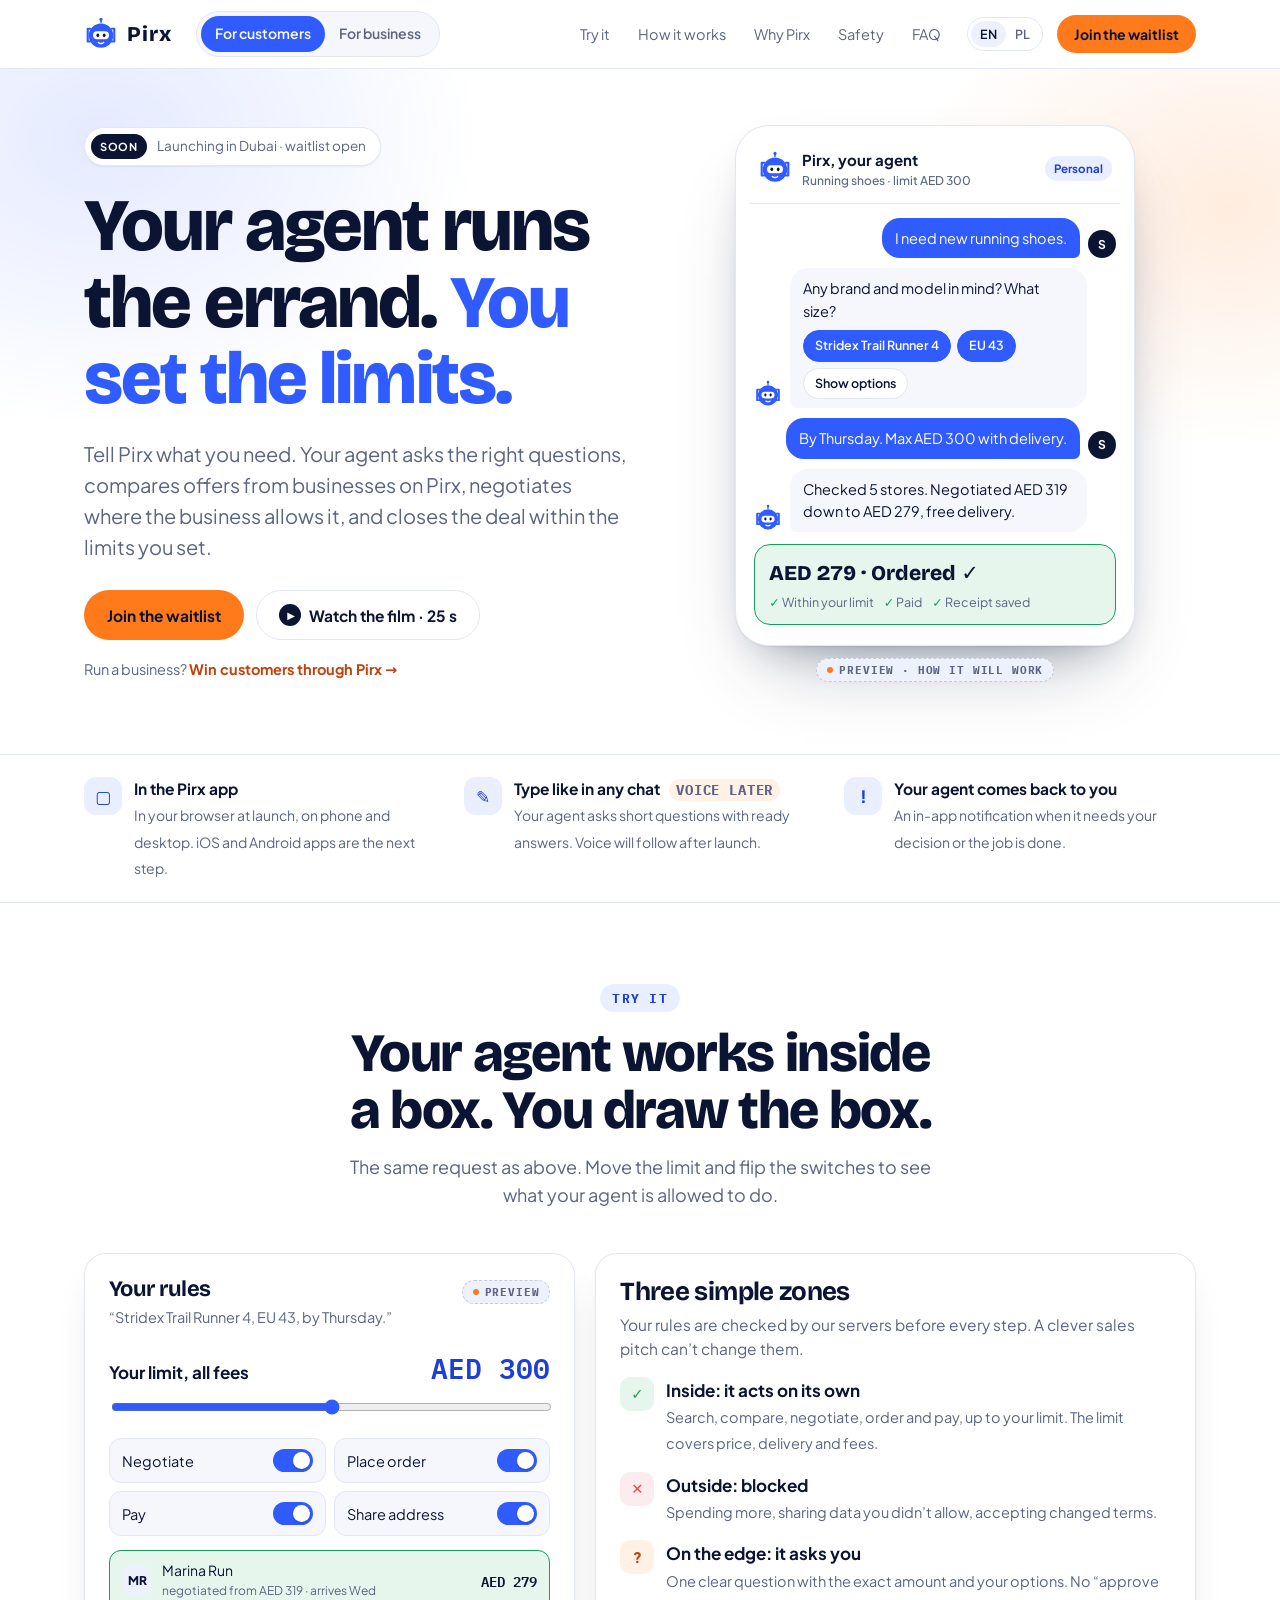
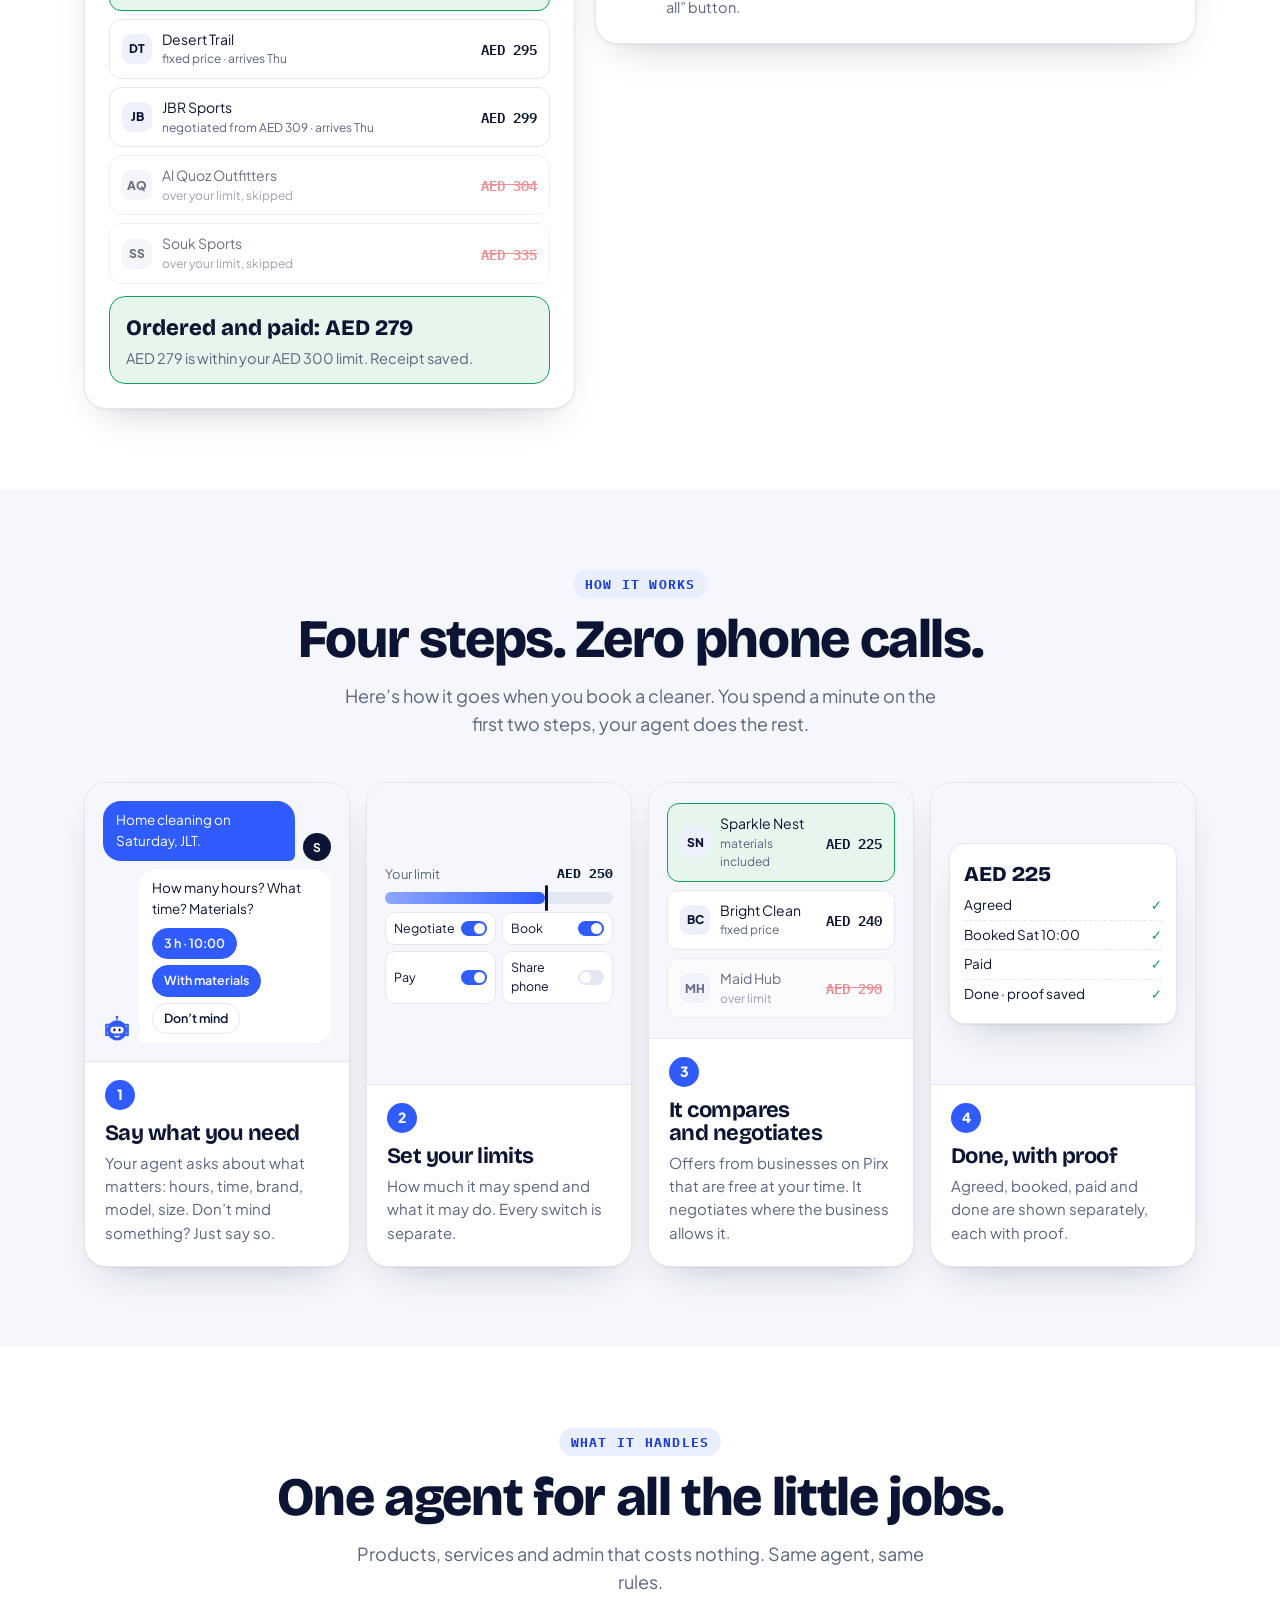
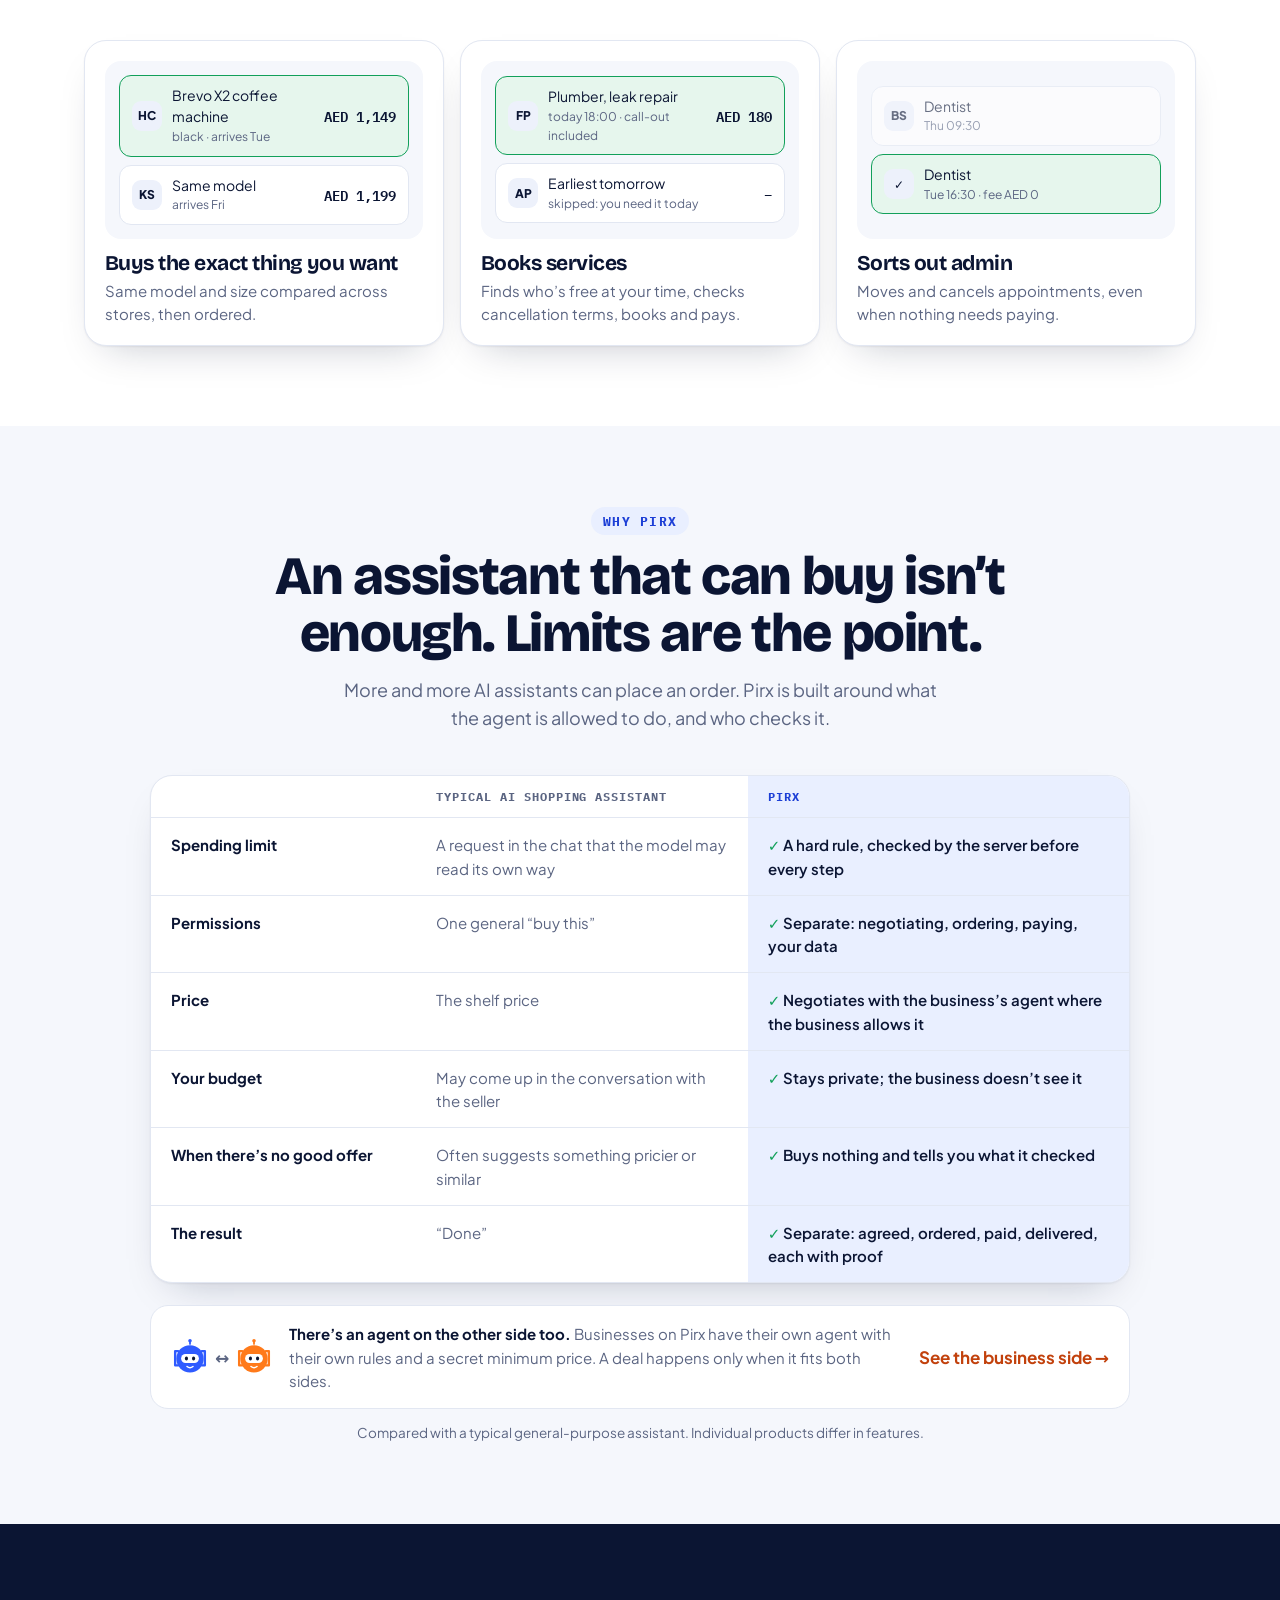
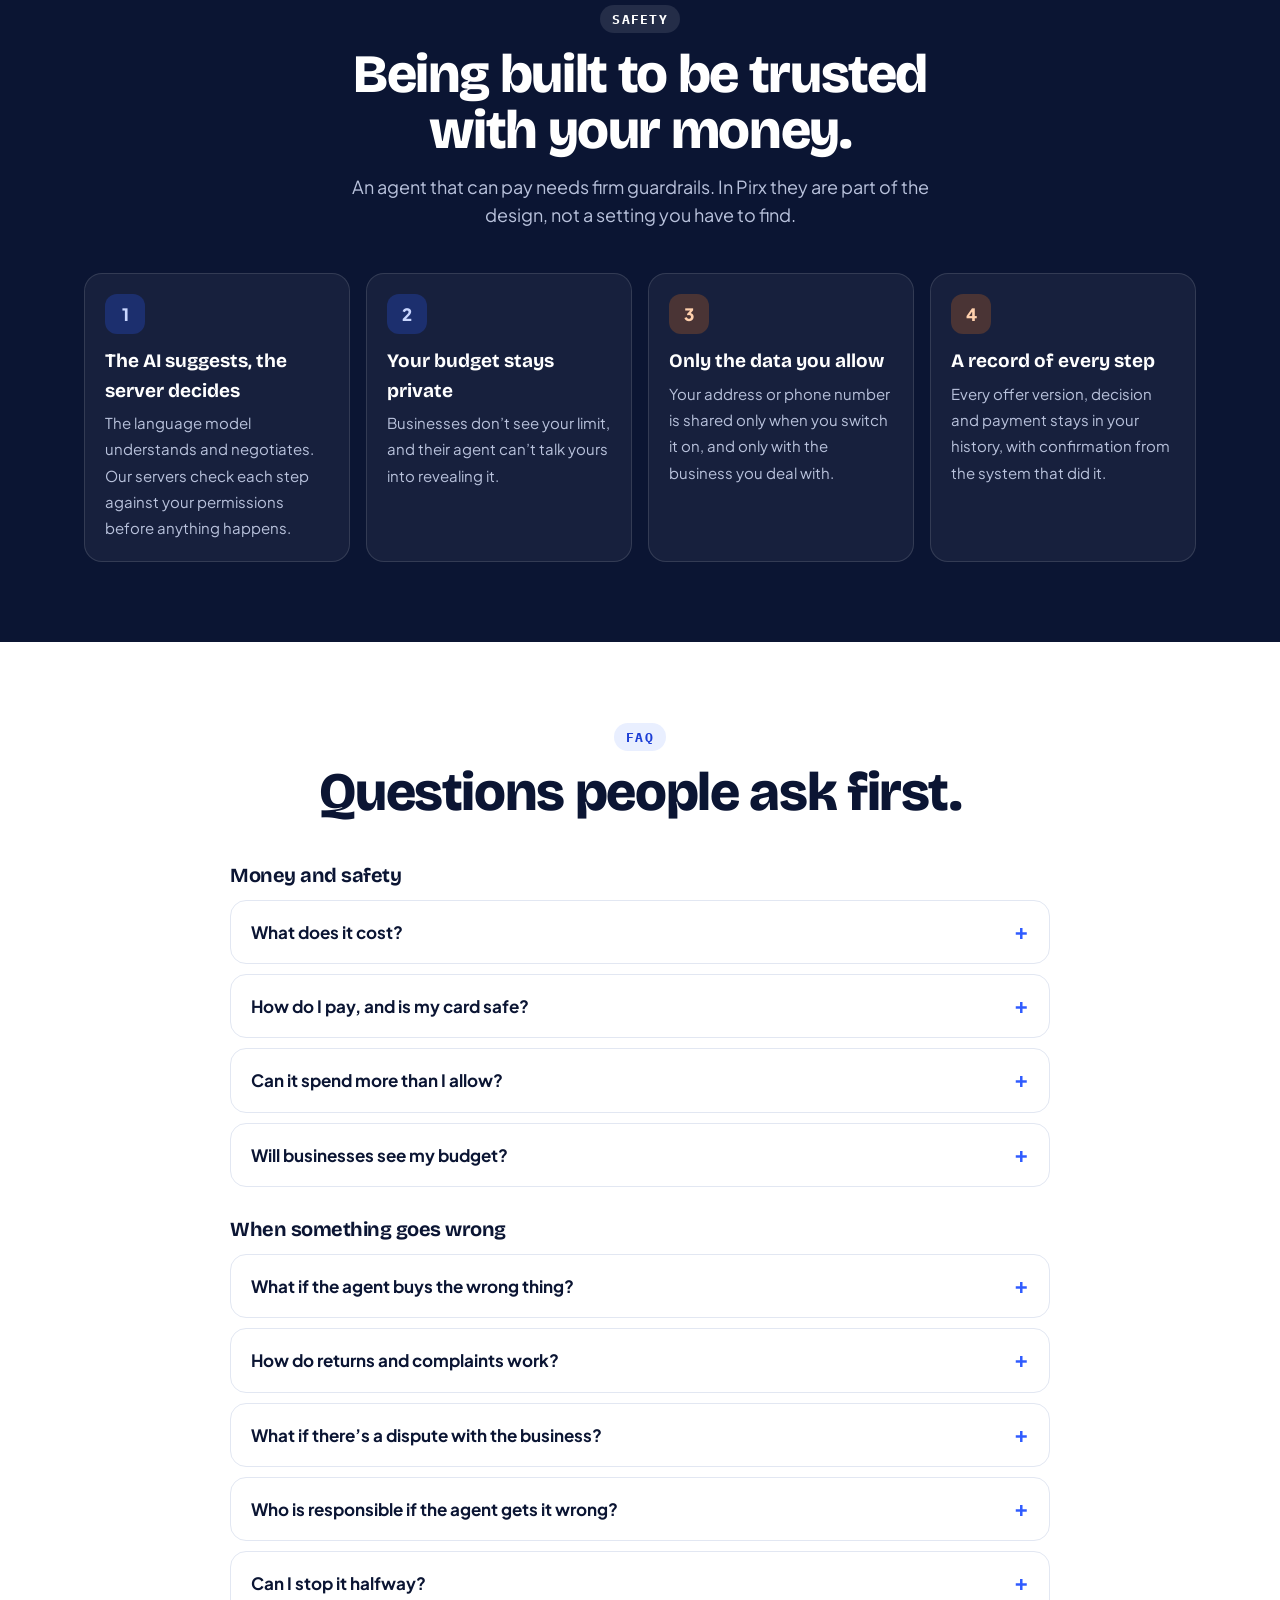
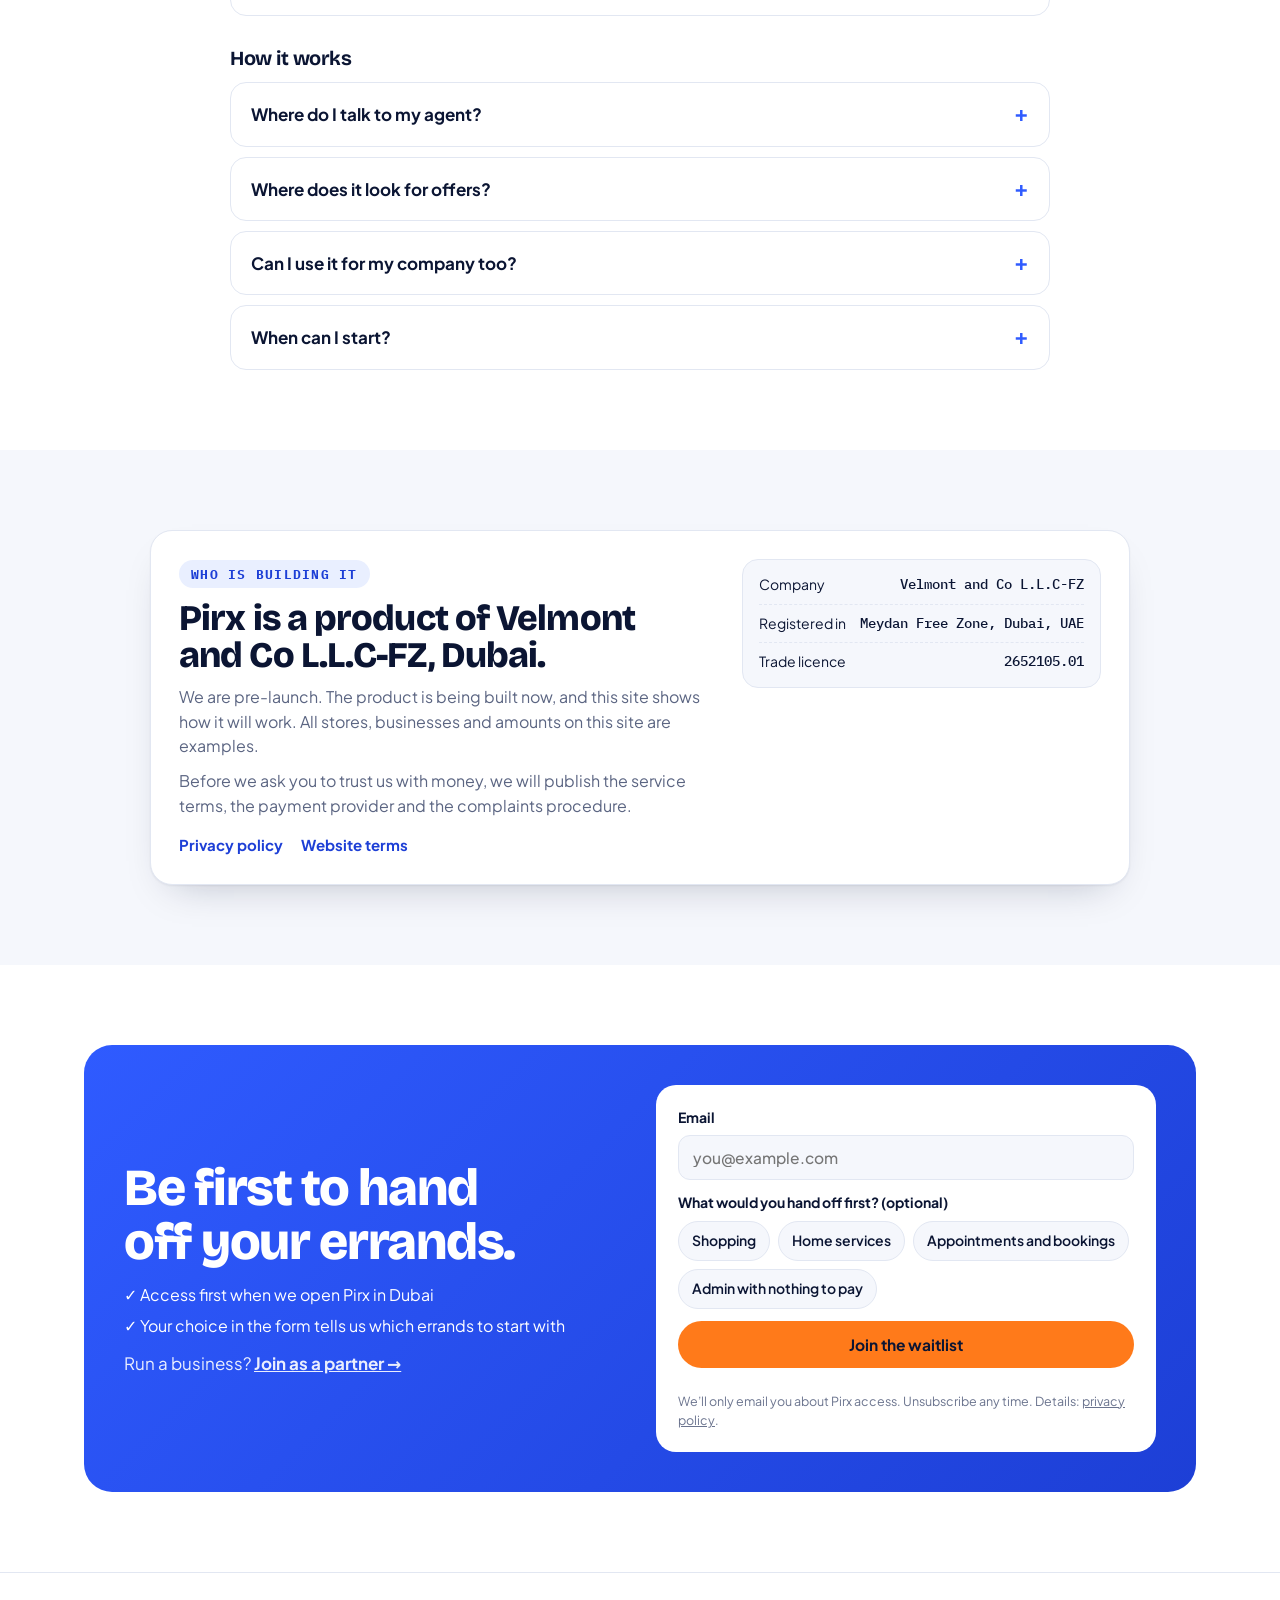
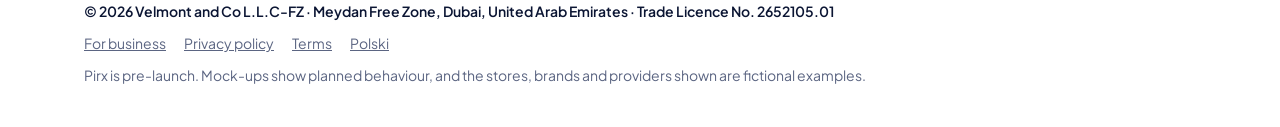
<file: index.html>
<!DOCTYPE html>
<html lang="en">
<head>
<meta charset="utf-8">
<meta name="robots" content="noindex, nofollow">
<meta name="viewport" content="width=device-width, initial-scale=1">
<title>Pirx for customers: your agent runs the errand, you set the limits</title>
<meta name="description" content="Tell your Pirx agent what you need. It compares offers from businesses on Pirx, negotiates and closes the deal within the limits you set. Coming soon to Dubai.">
<meta property="og:title" content="Pirx: your agent runs the errand, you set the limits">
<meta property="og:description" content="An AI agent that shops, books and sorts things out for you, within your rules. Coming soon to Dubai.">
<meta property="og:type" content="website">
<meta property="og:url" content="https://pirx.chat/">
<meta property="og:image" content="https://pirx.chat/og-en.png">
<meta property="og:image:width" content="1200">
<meta property="og:image:height" content="630">
<meta name="twitter:card" content="summary_large_image">
<link rel="canonical" href="https://pirx.chat/">
<meta name="theme-color" content="#2f5bff">
<link rel="icon" href="favicon.svg" type="image/svg+xml">
<link rel="alternate" hreflang="en" href="https://pirx.chat/">
<link rel="alternate" hreflang="pl" href="https://pirx.chat/pl.html">
<link rel="preload" href="fonts/plus-jakarta-sans-latin.woff2" as="font" type="font/woff2" crossorigin>
<link rel="preload" href="fonts/bricolage-grotesque-latin.woff2" as="font" type="font/woff2" crossorigin>
<link rel="stylesheet" href="fonts.css">
<link rel="stylesheet" href="styles.css">
</head>
<body class="has-mcta">
<svg width="0" height="0" style="position:absolute" aria-hidden="true"><defs>
  <symbol id="agent" viewBox="0 0 64 64"><path d="M12 22H7v24h5M52 22h5v24h-5" fill="none" stroke="currentColor" stroke-width="4" stroke-linecap="round" stroke-linejoin="round"/><line x1="32" y1="10" x2="32" y2="5" stroke="currentColor" stroke-width="3" stroke-linecap="round"/><circle cx="32" cy="4.5" r="3" fill="currentColor"/><circle cx="32" cy="35" r="23" fill="currentColor"/><rect x="17" y="27" width="30" height="15" rx="7.5" fill="#fff"/><ellipse cx="26" cy="34.5" rx="2.6" ry="3.4" fill="#0b1533"/><ellipse cx="38" cy="34.5" rx="2.6" ry="3.4" fill="#0b1533"/><path d="M27 48q5 4 10 0" fill="none" stroke="#fff" stroke-width="2.6" stroke-linecap="round"/></symbol>
</defs></svg>

<header class="nav">
  <div class="wrap">
    <a class="logo" href="#top" aria-label="Pirx home"><svg aria-hidden="true"><use href="#agent"/></svg>Pirx</a>
    <nav class="aud" aria-label="Who is this for"><a class="c" href="index.html" aria-current="page">For customers</a><a class="b" href="business.html">For business</a></nav>
    <nav class="nav-links" aria-label="Sections"><a href="#try">Try it</a><a href="#how">How it works</a><a href="#why">Why Pirx</a><a href="#safety">Safety</a><a href="#faq">FAQ</a></nav>
    <nav class="lang" aria-label="Language"><a href="index.html" aria-current="page">EN</a><a href="pl.html" hreflang="pl" lang="pl">PL</a></nav>
    <a class="btn energy sm" href="#join">Join the waitlist</a>
  </div>
</header>

<main id="top">
  <div class="hero">
    <div class="wrap hero-grid">
      <div>
        <span class="pill"><b>SOON</b> Launching in Dubai · waitlist open</span>
        <h1>Your agent runs the errand. <span class="c">You set the limits.</span></h1>
        <p class="sub">Tell Pirx what you need. Your agent asks the right questions, compares offers from businesses on Pirx, negotiates where the business allows it, and closes the deal within the limits you set.</p>
        <div class="cta-row">
          <a class="btn energy" href="#join">Join the waitlist</a>
          <button class="btn ghost" type="button" data-film><span class="play" aria-hidden="true">▶</span> Watch the film · 25 s</button>
        </div>
        <p class="switch-note b">Run a business? <a href="business.html">Win customers through Pirx →</a></p>
      </div>
      <div class="phone-wrap">
        <div class="phone" role="img" aria-label="Preview of the Pirx app: you ask for a specific pair of running shoes, your agent confirms the details and buys them for AED 279, within your AED 300 limit.">
          <div class="phone-top"><svg class="mini" style="width:34px;height:34px;color:var(--blue)" aria-hidden="true"><use href="#agent"/></svg><div><b>Pirx, your agent</b><small>Running shoes · limit AED 300</small></div><span class="ctx">Personal</span></div>
          <div class="thread anim">
            <div class="msg me"><div class="you-dot">S</div><div class="bubble">I need new running shoes.</div></div>
            <div class="msg"><svg class="mini" style="color:var(--blue)" aria-hidden="true"><use href="#agent"/></svg><div class="bubble">Any brand and model in mind? What size?<div class="qr"><span class="sel">Stridex Trail Runner 4</span><span class="sel">EU 43</span><span>Show options</span></div></div></div>
            <div class="msg me"><div class="you-dot">S</div><div class="bubble">By Thursday. Max AED 300 with delivery.</div></div>
            <div class="msg"><svg class="mini" style="color:var(--blue)" aria-hidden="true"><use href="#agent"/></svg><div class="bubble">Checked 5 stores. Negotiated AED 319 down to AED 279, free delivery.</div></div>
            <div class="result"><div class="big num">AED 279 · Ordered ✓</div><div class="ticks"><span>Within your limit</span><span>Paid</span><span>Receipt saved</span></div></div>
          </div>
        </div>
        <span class="ptag">Preview · how it will work</span>
      </div>
    </div>
  </div>

  <div class="chan" aria-label="Where you talk to your agent">
    <div class="wrap">
      <div class="chan-item"><span class="ic" aria-hidden="true">▢</span><div><b>In the Pirx app</b><span>In your browser at launch, on phone and desktop. iOS and Android apps are the next step.</span></div></div>
      <div class="chan-item"><span class="ic" aria-hidden="true">✎</span><div><b>Type like in any chat <span class="soon">voice later</span></b><span>Your agent asks short questions with ready answers. Voice will follow after launch.</span></div></div>
      <div class="chan-item"><span class="ic" aria-hidden="true">!</span><div><b>Your agent comes back to you</b><span>An in-app notification when it needs your decision or the job is done.</span></div></div>
    </div>
  </div>

  <section id="try">
    <div class="wrap">
      <div class="head">
        <span class="kicker">Try it</span>
        <h2>Your agent works inside a box. You draw the box.</h2>
        <p>The same request as above. Move the limit and flip the switches to see what your agent is allowed to do.</p>
      </div>
      <div class="rt">
        <div class="try">
          <span class="ptag">Preview</span>
          <h3>Your rules</h3>
          <p class="req">“Stridex Trail Runner 4, EU 43, by Thursday.”</p>
          <div class="lim-top"><label for="limit">Your limit, all fees</label><output class="lim-val" id="limitOut" for="limit">AED 300</output></div>
          <input type="range" id="limit" min="200" max="400" step="5" value="300">
          <div class="perm-grid" role="group" aria-label="What your agent may do">
            <label class="perm" for="pNeg">Negotiate <input type="checkbox" id="pNeg" checked></label>
            <label class="perm" for="pOrder">Place order <input type="checkbox" id="pOrder" checked></label>
            <label class="perm" for="pPay">Pay <input type="checkbox" id="pPay" checked></label>
            <label class="perm" for="pAddr">Share address <input type="checkbox" id="pAddr" checked></label>
          </div>
          <div class="offers" id="offers" aria-live="polite"></div>
          <div class="verdict" id="verdict"><div class="vh" id="vHead">Ordered and paid: AED 279</div><div class="vw" id="vWhy"></div></div>
        </div>
        <div class="box-ex">
          <h3>Three simple zones</h3>
          <p>Your rules are checked by our servers before every step. A clever sales pitch can’t change them.</p>
          <div class="zone in"><span class="ic">✓</span><div><b>Inside: it acts on its own</b><span>Search, compare, negotiate, order and pay, up to your limit. The limit covers price, delivery and fees.</span></div></div>
          <div class="zone out"><span class="ic">✕</span><div><b>Outside: blocked</b><span>Spending more, sharing data you didn’t allow, accepting changed terms.</span></div></div>
          <div class="zone edge"><span class="ic">?</span><div><b>On the edge: it asks you</b><span>One clear question with the exact amount and your options. No “approve all” button.</span></div></div>
        </div>
      </div>
    </div>
  </section>

  <section class="tint" id="how">
    <div class="wrap">
      <div class="head">
        <span class="kicker">How it works</span>
        <h2>Four steps. Zero phone calls.</h2>
        <p>Here’s how it goes when you book a cleaner. You spend a minute on the first two steps, your agent does the rest.</p>
      </div>
      <div class="steps">
        <div class="step">
          <div class="art">
            <div class="msg me" style="max-width:100%"><div class="you-dot">S</div><div class="bubble" style="font-size:13.5px">Home cleaning on Saturday, JLT.</div></div>
            <div class="msg" style="max-width:100%"><svg class="mini" style="color:var(--blue)" aria-hidden="true"><use href="#agent"/></svg><div class="bubble" style="font-size:13.5px;background:#fff">How many hours? What time? Materials?<div class="qr"><span class="sel">3 h · 10:00</span><span class="sel">With materials</span><span>Don’t mind</span></div></div></div>
          </div>
          <div class="txt"><span class="n">1</span><h3>Say what you need</h3><p>Your agent asks about what matters: hours, time, brand, model, size. Don’t mind something? Just say so.</p></div>
        </div>
        <div class="step">
          <div class="art">
            <div class="limitbar"><div class="lab"><span>Your limit</span><b>AED 250</b></div><div class="bar"><i></i><s></s></div></div>
            <div class="toggles"><div class="tg">Negotiate <span class="sw"></span></div><div class="tg">Book <span class="sw"></span></div><div class="tg">Pay <span class="sw"></span></div><div class="tg">Share phone <span class="sw off"></span></div></div>
          </div>
          <div class="txt"><span class="n">2</span><h3>Set your limits</h3><p>How much it may spend and what it may do. Every switch is separate.</p></div>
        </div>
        <div class="step">
          <div class="art">
            <div class="row best"><span class="tag">SN</span><span class="grow">Sparkle Nest<small>materials included</small></span><span class="price">AED 225</span></div>
            <div class="row"><span class="tag">BC</span><span class="grow">Bright Clean<small>fixed price</small></span><span class="price">AED 240</span></div>
            <div class="row over"><span class="tag">MH</span><span class="grow">Maid Hub<small>over limit</small></span><span class="price">AED 290</span></div>
          </div>
          <div class="txt"><span class="n">3</span><h3>It compares and negotiates</h3><p>Offers from businesses on Pirx that are free at your time. It negotiates where the business allows it.</p></div>
        </div>
        <div class="step">
          <div class="art">
            <div class="receipt"><div class="total num">AED 225</div><div class="ln"><span>Agreed</span><span>✓</span></div><div class="ln"><span>Booked Sat 10:00</span><span>✓</span></div><div class="ln"><span>Paid</span><span>✓</span></div><div class="ln"><span>Done · proof saved</span><span>✓</span></div></div>
          </div>
          <div class="txt"><span class="n">4</span><h3>Done, with proof</h3><p>Agreed, booked, paid and done are shown separately, each with proof.</p></div>
        </div>
      </div>
    </div>
  </section>

  <section id="uses">
    <div class="wrap">
      <div class="head">
        <span class="kicker">What it handles</span>
        <h2>One agent for all the little jobs.</h2>
        <p>Products, services and admin that costs nothing. Same agent, same rules.</p>
      </div>
      <div class="bento three">
        <div class="tile w2">
          <div class="stage"><div class="row best"><span class="tag">HC</span><span class="grow">Brevo X2 coffee machine<small>black · arrives Tue</small></span><span class="price">AED 1,149</span></div><div class="row"><span class="tag">KS</span><span class="grow">Same model<small>arrives Fri</small></span><span class="price">AED 1,199</span></div></div>
          <div><h3>Buys the exact thing you want</h3><p>Same model and size compared across stores, then ordered.</p></div>
        </div>
        <div class="tile w2">
          <div class="stage"><div class="row best"><span class="tag">FP</span><span class="grow">Plumber, leak repair<small>today 18:00 · call-out included</small></span><span class="price">AED 180</span></div><div class="row"><span class="tag">AP</span><span class="grow">Earliest tomorrow<small>skipped: you need it today</small></span><span class="price">–</span></div></div>
          <div><h3>Books services</h3><p>Finds who’s free at your time, checks cancellation terms, books and pays.</p></div>
        </div>
        <div class="tile w2">
          <div class="stage"><div class="row over"><span class="tag">BS</span><span class="grow">Dentist<small>Thu 09:30</small></span></div><div class="row best"><span class="tag">✓</span><span class="grow">Dentist<small>Tue 16:30 · fee AED 0</small></span></div></div>
          <div><h3>Sorts out admin</h3><p>Moves and cancels appointments, even when nothing needs paying.</p></div>
        </div>
      </div>
    </div>
  </section>

  <section class="tint" id="why">
    <div class="wrap">
      <div class="head">
        <span class="kicker">Why Pirx</span>
        <h2>An assistant that can buy isn’t enough. Limits are the point.</h2>
        <p>More and more AI assistants can place an order. Pirx is built around what the agent is allowed to do, and who checks it.</p>
      </div>
      <div class="cmp" role="table" aria-label="Comparison: a typical AI shopping assistant and Pirx">
        <div class="cmp-row h" role="row"><div role="columnheader"></div><div role="columnheader">Typical AI shopping assistant</div><div class="p" role="columnheader">Pirx</div></div>
        <div class="cmp-row" role="row"><div class="k" role="rowheader">Spending limit</div><div class="o" role="cell" data-l="Typically">A request in the chat that the model may read its own way</div><div class="p" role="cell">A hard rule, checked by the server before every step</div></div>
        <div class="cmp-row" role="row"><div class="k" role="rowheader">Permissions</div><div class="o" role="cell" data-l="Typically">One general “buy this”</div><div class="p" role="cell">Separate: negotiating, ordering, paying, your data</div></div>
        <div class="cmp-row" role="row"><div class="k" role="rowheader">Price</div><div class="o" role="cell" data-l="Typically">The shelf price</div><div class="p" role="cell">Negotiates with the business’s agent where the business allows it</div></div>
        <div class="cmp-row" role="row"><div class="k" role="rowheader">Your budget</div><div class="o" role="cell" data-l="Typically">May come up in the conversation with the seller</div><div class="p" role="cell">Stays private; the business doesn’t see it</div></div>
        <div class="cmp-row" role="row"><div class="k" role="rowheader">When there’s no good offer</div><div class="o" role="cell" data-l="Typically">Often suggests something pricier or similar</div><div class="p" role="cell">Buys nothing and tells you what it checked</div></div>
        <div class="cmp-row" role="row"><div class="k" role="rowheader">The result</div><div class="o" role="cell" data-l="Typically">“Done”</div><div class="p" role="cell">Separate: agreed, ordered, paid, delivered, each with proof</div></div>
      </div>
      <div class="two">
        <div class="pair" aria-hidden="true"><svg style="color:var(--blue)"><use href="#agent"/></svg><span class="x">↔</span><svg style="color:var(--orange)"><use href="#agent"/></svg></div>
        <p><b>There’s an agent on the other side too.</b> Businesses on Pirx have their own agent with their own rules and a secret minimum price. A deal happens only when it fits both sides.</p>
        <a href="business.html#meet" style="color:var(--orange-text)">See the business side →</a>
      </div>
      <p class="cmp-note">Compared with a typical general-purpose assistant. Individual products differ in features.</p>
    </div>
  </section>

  <section class="safe" id="safety">
    <div class="wrap">
      <div class="head">
        <span class="kicker">Safety</span>
        <h2>Being built to be trusted with your money.</h2>
        <p>An agent that can pay needs firm guardrails. In Pirx they are part of the design, not a setting you have to find.</p>
      </div>
      <div class="safe-grid" style="grid-template-columns:repeat(auto-fit,minmax(240px,1fr))">
        <div class="safe-item"><div class="ic">1</div><b>The AI suggests, the server decides</b><span>The language model understands and negotiates. Our servers check each step against your permissions before anything happens.</span></div>
        <div class="safe-item"><div class="ic">2</div><b>Your budget stays private</b><span>Businesses don’t see your limit, and their agent can’t talk yours into revealing it.</span></div>
        <div class="safe-item o"><div class="ic">3</div><b>Only the data you allow</b><span>Your address or phone number is shared only when you switch it on, and only with the business you deal with.</span></div>
        <div class="safe-item o"><div class="ic">4</div><b>A record of every step</b><span>Every offer version, decision and payment stays in your history, with confirmation from the system that did it.</span></div>
      </div>
    </div>
  </section>

  <section id="faq">
    <div class="wrap">
      <div class="head"><span class="kicker">FAQ</span><h2>Questions people ask first.</h2></div>
      <div class="faq">
        <h3>Money and safety</h3>
        <details><summary>What does it cost?</summary><p>We plan for Pirx to be free for customers during early access. If a fee is introduced later, you will see it before you approve anything and it will count towards your limit. The commission paid by businesses does not raise your price and has no effect on which offer your agent picks.</p></details>
        <details><summary>How do I pay, and is my card safe?</summary><p>Payments will be handled by a licensed payment provider. Pirx does not hold your money. Your agent can pay only when you switch payment on, and only up to your limit, and you get confirmation of each payment. We will name the provider and the available payment methods before launch.</p></details>
        <details><summary>Can it spend more than I allow?</summary><p>No. The limit is a hard rule, not a target. If no offer fits, your agent buys nothing and tells you what it found, with options: raise the limit, change the request or search longer.</p></details>
        <details><summary>Will businesses see my budget?</summary><p>No. Your limit stays private. The business only sees your request and your agent’s offers.</p></details>

        <h3>When something goes wrong</h3>
        <details><summary>What if the agent buys the wrong thing?</summary><p>Before searching, your agent confirms your request as “must have, nice to have, doesn’t matter”. It compares only offers that match the must-haves, for example exactly your model and size. If anything is unclear, it asks you instead of guessing.</p></details>
        <details><summary>How do returns and complaints work?</summary><p>Your contract is with the business, so its return and cancellation terms apply. Your agent checks them and shows them to you before buying. The agreed terms, the payment and the delivery or completion confirmation stay in the case history, so you raise a complaint from the app with the full record. We will publish the detailed procedure before launch.</p></details>
        <details><summary>What if there’s a dispute with the business?</summary><p>Both sides see the same recorded version of the terms, so there is no argument about what was agreed. You raise the issue in the app, and the business and our team see the same history. The dispute rules will be part of the service terms, which we will publish before launch.</p></details>
        <details><summary>Who is responsible if the agent gets it wrong?</summary><p>Your agent acts only within the limits you approve, and each step is checked and recorded. If something goes against your rules, report it: the history shows what happened and on whose side. The exact split of responsibility between Pirx, the business and the customer will be set out in the service terms before launch.</p></details>
        <details><summary>Can I stop it halfway?</summary><p>Yes, at any time. Future steps stop at once. Anything already agreed stays on record, so you know where you stand.</p></details>

        <h3>How it works</h3>
        <details><summary>Where do I talk to my agent?</summary><p>In the Pirx app. At launch it runs in your browser, on phone and desktop, and iOS and Android apps are the next step. You type like in any chat; voice will follow after launch. When your agent needs your decision, you get an in-app notification.</p></details>
        <details><summary>Where does it look for offers?</summary><p>Among businesses that have joined Pirx and systems connected to it. At launch we focus on a few categories in Dubai: home services, appointments and stores. Your agent always shows how many offers it actually checked.</p></details>
        <details><summary>Can I use it for my company too?</summary><p>Yes. Personal and company purchases run in separate contexts with separate limits. See <a href="business.html">Pirx for business</a>.</p></details>
        <details><summary>When can I start?</summary><p>Pirx is being built and will launch in Dubai. Join the waitlist and we’ll let you know when your access is ready. We are not announcing a launch date yet.</p></details>
      </div>
    </div>
  </section>

  <section class="tint" id="who">
    <div class="wrap">
      <div class="who-card">
        <div>
          <span class="kicker">Who is building it</span>
          <h2>Pirx is a product of Velmont and Co L.L.C-FZ, Dubai.</h2>
          <p>We are pre-launch. The product is being built now, and this site shows how it will work. All stores, businesses and amounts on this site are examples.</p>
          <p>Before we ask you to trust us with money, we will publish the service terms, the payment provider and the complaints procedure.</p>
          <div class="links"><a href="privacy.html">Privacy policy</a><a href="terms.html">Website terms</a></div>
        </div>
        <div class="idcard">
          <div class="kv"><span>Company</span><span>Velmont and Co L.L.C-FZ</span></div>
          <div class="kv"><span>Registered in</span><span>Meydan Free Zone, Dubai, UAE</span></div>
          <div class="kv"><span>Trade licence</span><span>2652105.01</span></div>
        </div>
      </div>
    </div>
  </section>

  <section id="join">
    <div class="wrap">
      <div class="join">
        <div>
          <h2>Be first to hand off your errands.</h2>
          <ul>
            <li>Access first when we open Pirx in Dubai</li>
            <li>Your choice in the form tells us which errands to start with</li>
          </ul>
          <p>Run a business? <a href="business.html#join" style="color:#fff;font-weight:700">Join as a partner →</a></p>
        </div>
        <form class="form" id="joinForm" novalidate>
          <label for="email">Email<input type="email" id="email" name="email" autocomplete="email" placeholder="you@example.com" required></label>
          <fieldset>
            <legend>What would you hand off first? (optional)</legend>
            <div class="chips">
              <label><input type="checkbox" name="first" value="shopping"><span>Shopping</span></label>
              <label><input type="checkbox" name="first" value="home"><span>Home services</span></label>
              <label><input type="checkbox" name="first" value="appointments"><span>Appointments and bookings</span></label>
              <label><input type="checkbox" name="first" value="errands"><span>Admin with nothing to pay</span></label>
            </div>
          </fieldset>
          <button class="btn energy" type="submit">Join the waitlist</button>
          <p class="note">We’ll only email you about Pirx access. Unsubscribe any time. Details: <a href="privacy.html">privacy policy</a>.</p>
          <div class="done" role="status">This is a preview of the page: nothing was sent.</div>
        </form>
      </div>
    </div>
  </section>
</main>

<footer>
  <div class="wrap">
    <span class="co">© 2026 Velmont and Co L.L.C-FZ · Meydan Free Zone, Dubai, United Arab Emirates · Trade Licence No. 2652105.01</span>
    <span class="links"><a href="business.html">For business</a><a href="privacy.html">Privacy policy</a><a href="terms.html">Terms</a><a href="pl.html" hreflang="pl">Polski</a></span>
    <span>Pirx is pre-launch. Mock-ups show planned behaviour, and the stores, brands and providers shown are fictional examples.</span>
  </div>
</footer>

<div class="mcta" id="mcta"><span>Coming soon to Dubai.<br>Waitlist open.</span><a class="btn energy sm" href="#join">Join the waitlist</a></div>

<dialog class="film" id="film" aria-label="Film: Pirx in 25 seconds">
  <video controls preload="none" playsinline poster="video/poster-en.png" src="video/pirx-25s-en.webm"></video>
  <div class="bar2"><span>Preview: how it will work. Example businesses and amounts.</span><button type="button" data-film-close>Close</button></div>
</dialog>

<script>
(function () {
  // Amounts in fils (integers).
  var STORES = [
    { code: "MR", name: "Marina Run", list: 31900, nego: 27900, note: "arrives Wed" },
    { code: "DT", name: "Desert Trail", list: 29500, nego: 29500, note: "fixed price · arrives Thu" },
    { code: "JB", name: "JBR Sports", list: 30900, nego: 29900, note: "arrives Thu" },
    { code: "AQ", name: "Al Quoz Outfitters", list: 31200, nego: 30400, note: "arrives Thu" },
    { code: "SS", name: "Souk Sports", list: 34900, nego: 33500, note: "arrives Thu" }
  ];
  var T = {
    over: "over your limit, skipped", from: "negotiated from ",
    none: "Nothing bought", noneWhy: function (c) { return "No offer within " + c + ". Your agent asks you: raise the limit, change the request or keep looking."; },
    addr: function (p) { return "Found " + p + ", needs your OK"; }, addrWhy: "Delivery needs your address and sharing it is switched off, so your agent asks you first.",
    order: function (p) { return "Best deal: " + p; }, orderWhy: "Ordering is switched off, so your agent sends you the offer to approve.",
    pay: function (p) { return "Ordered: " + p; }, payWhy: "Paying is switched off. The order is placed and payment waits for you.",
    ok: function (p) { return "Ordered and paid: " + p; }, okWhy: function (p, c) { return p + " is within your " + c + " limit. Receipt saved."; }
  };
  var $ = function (id) { return document.getElementById(id); };
  var limit = $("limit"), pNeg = $("pNeg"), pOrder = $("pOrder"), pPay = $("pPay"), pAddr = $("pAddr");
  function aed(f) { return "AED " + Math.floor(f / 100); }
  function render() {
    var cap = parseInt(limit.value, 10) * 100;
    $("limitOut").textContent = aed(cap);
    var list = STORES.map(function (s) { return { s: s, p: pNeg.checked ? s.nego : s.list }; }).sort(function (a, b) { return a.p - b.p; });
    var best = list[0].p <= cap ? list[0] : null;
    $("offers").innerHTML = list.map(function (o) {
      var over = o.p > cap, sub = over ? T.over : (pNeg.checked && o.s.nego < o.s.list ? T.from + aed(o.s.list) + " · " + o.s.note : o.s.note);
      return '<div class="row' + (best && o === best ? " best" : "") + (over ? " over" : "") + '"><span class="tag">' + o.s.code + '</span><span class="grow">' + o.s.name + "<small>" + sub + '</small></span><span class="price">' + aed(o.p) + "</span></div>";
    }).join("");
    var st = "", h, w;
    if (!best) { st = "stop"; h = T.none; w = T.noneWhy(aed(cap)); }
    else if (!pAddr.checked) { st = "wait"; h = T.addr(aed(best.p)); w = T.addrWhy; }
    else if (!pOrder.checked) { st = "wait"; h = T.order(aed(best.p)); w = T.orderWhy; }
    else if (!pPay.checked) { st = "wait"; h = T.pay(aed(best.p)); w = T.payWhy; }
    else { h = T.ok(aed(best.p)); w = T.okWhy(aed(best.p), aed(cap)); }
    $("verdict").className = "verdict" + (st ? " " + st : "");
    $("vHead").textContent = h; $("vWhy").textContent = w;
  }
  [limit, pNeg, pOrder, pPay, pAddr].forEach(function (el) { el.addEventListener("input", render); el.addEventListener("change", render); });
  render();
})();
</script>
<script src="site.js"></script>
</body>
</html>
</file>
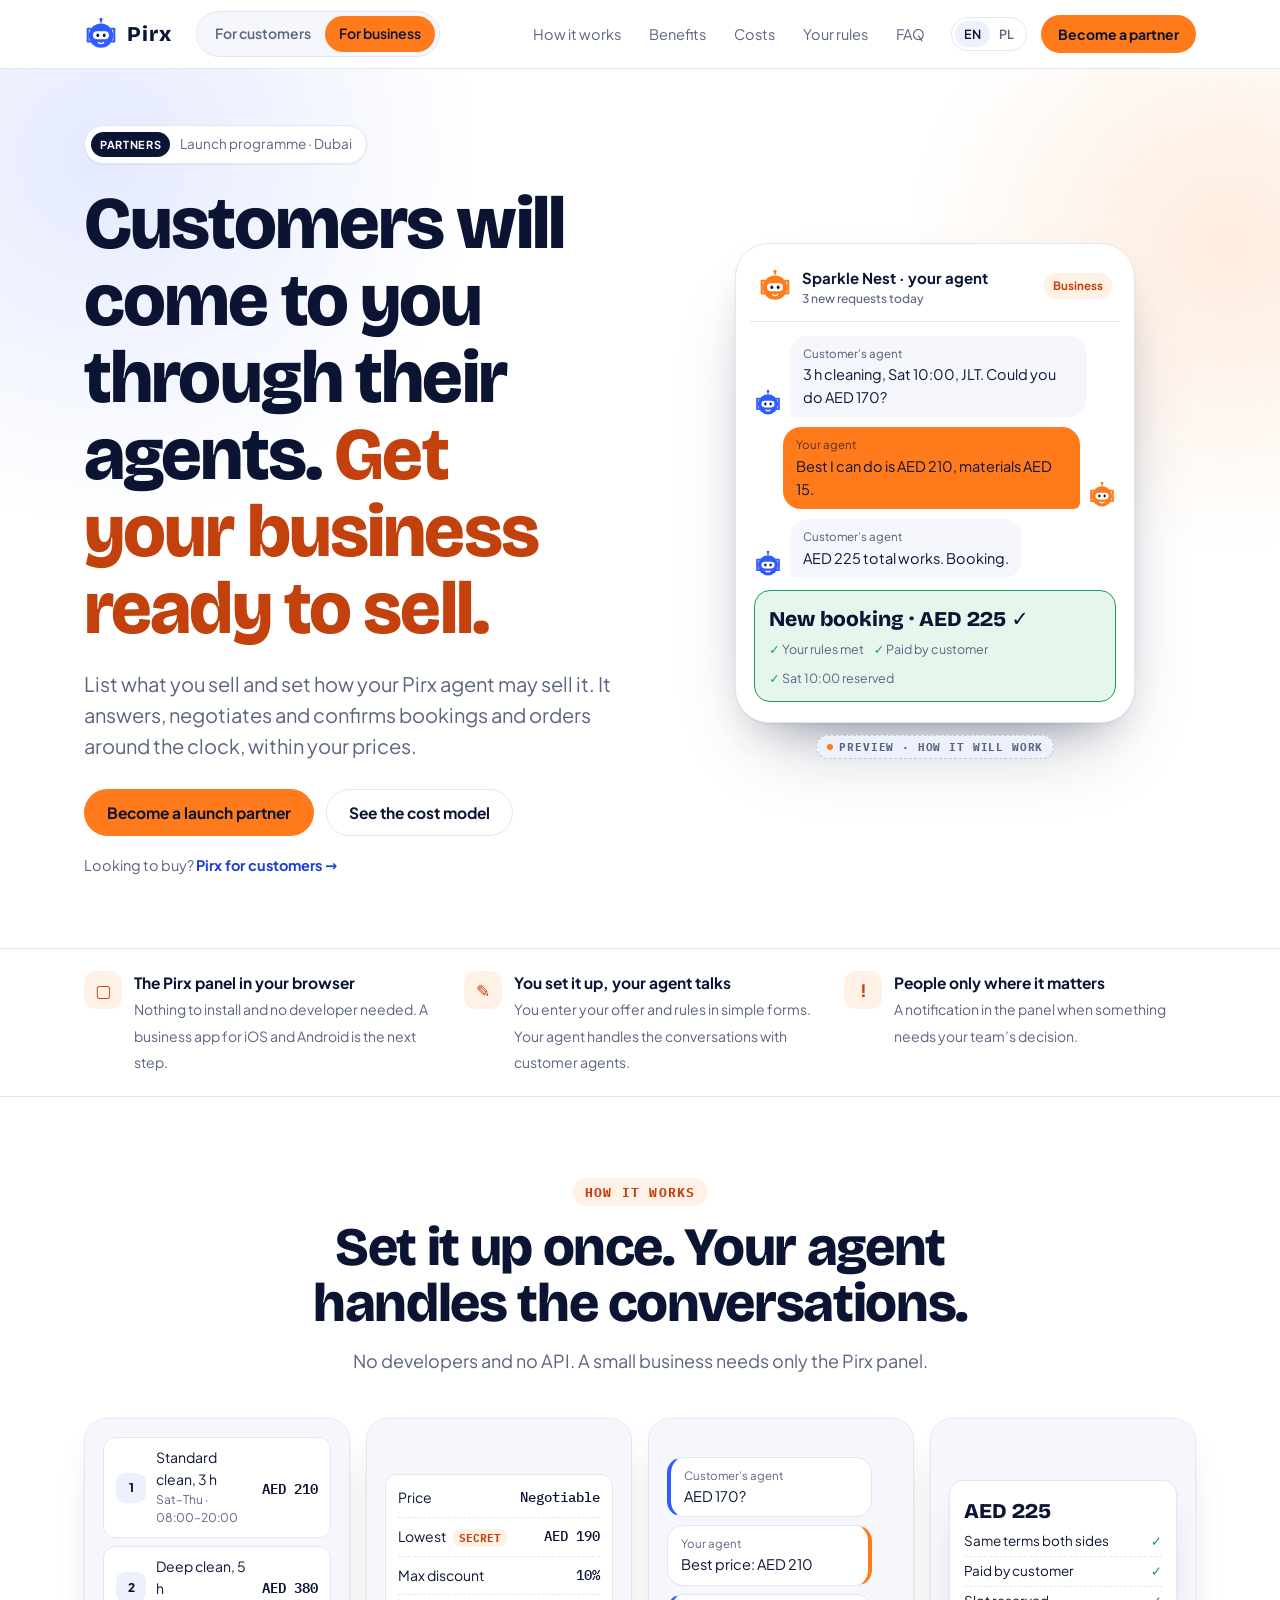
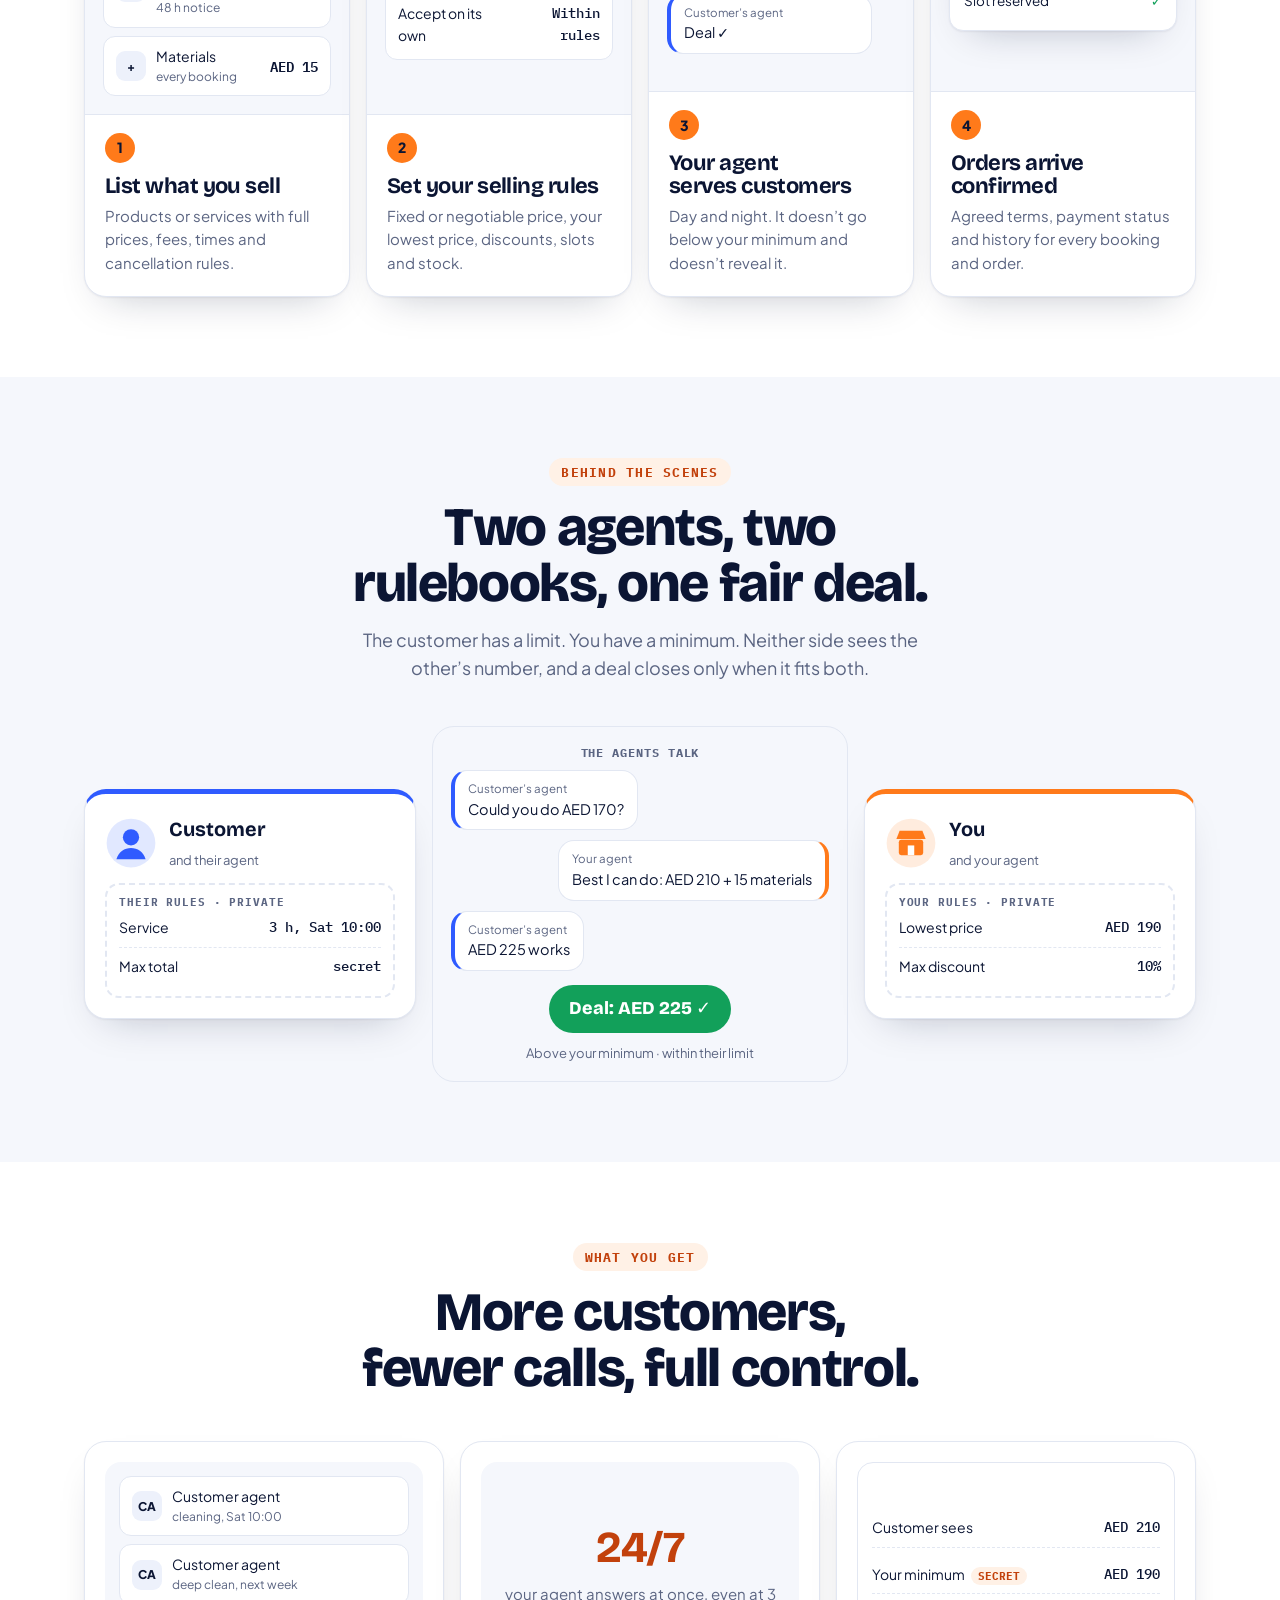
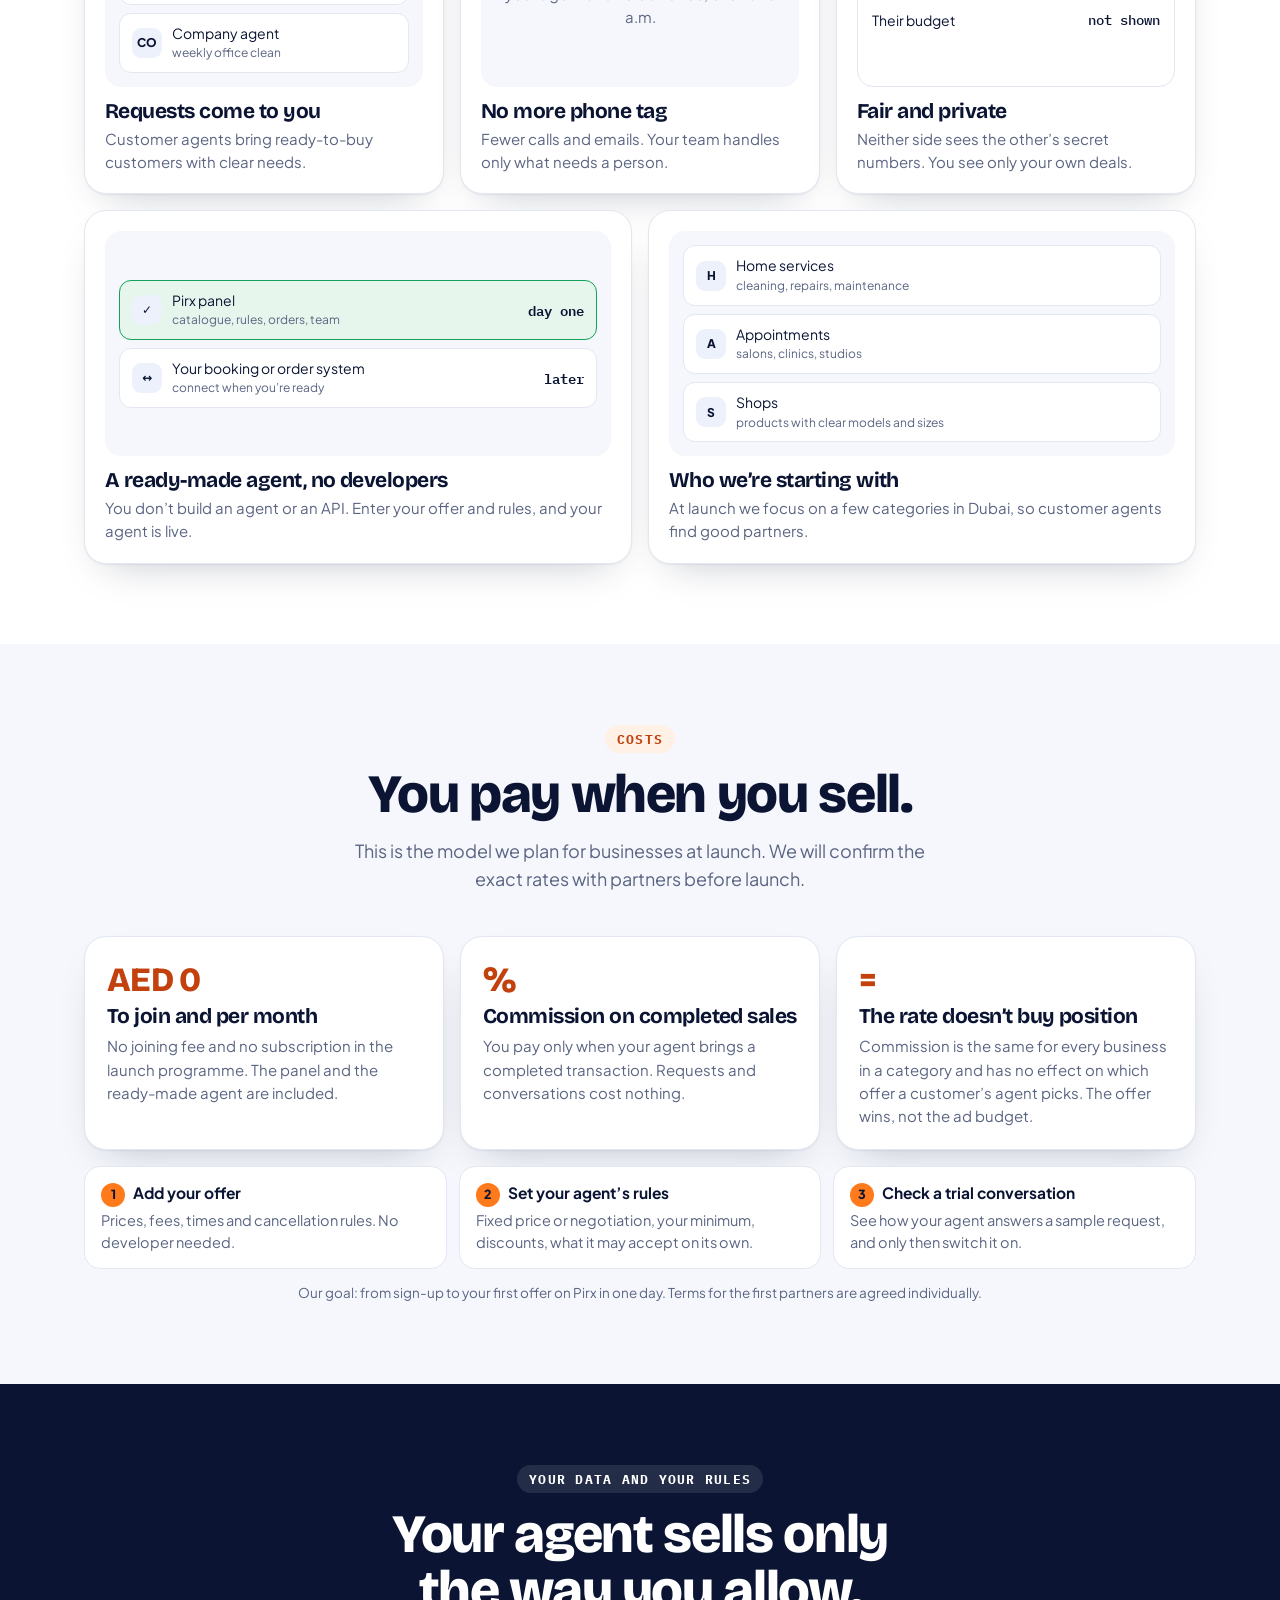
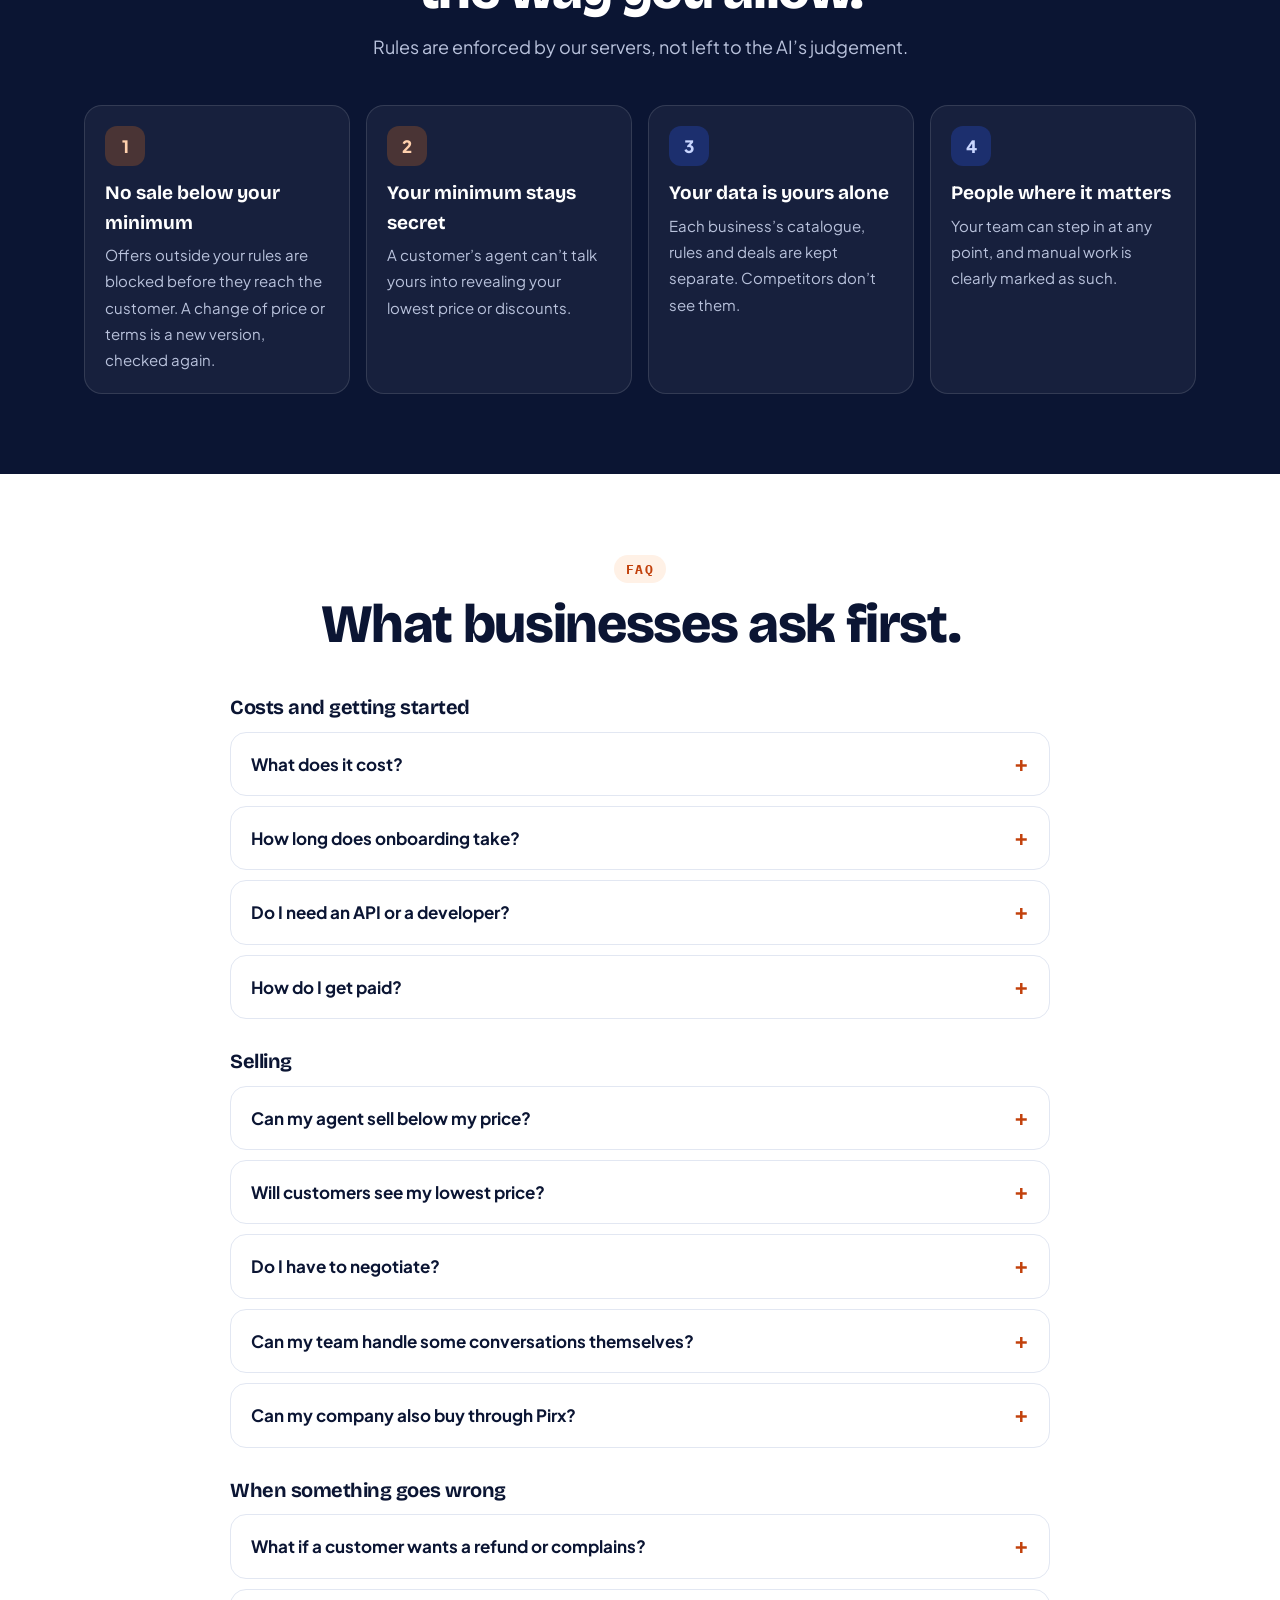
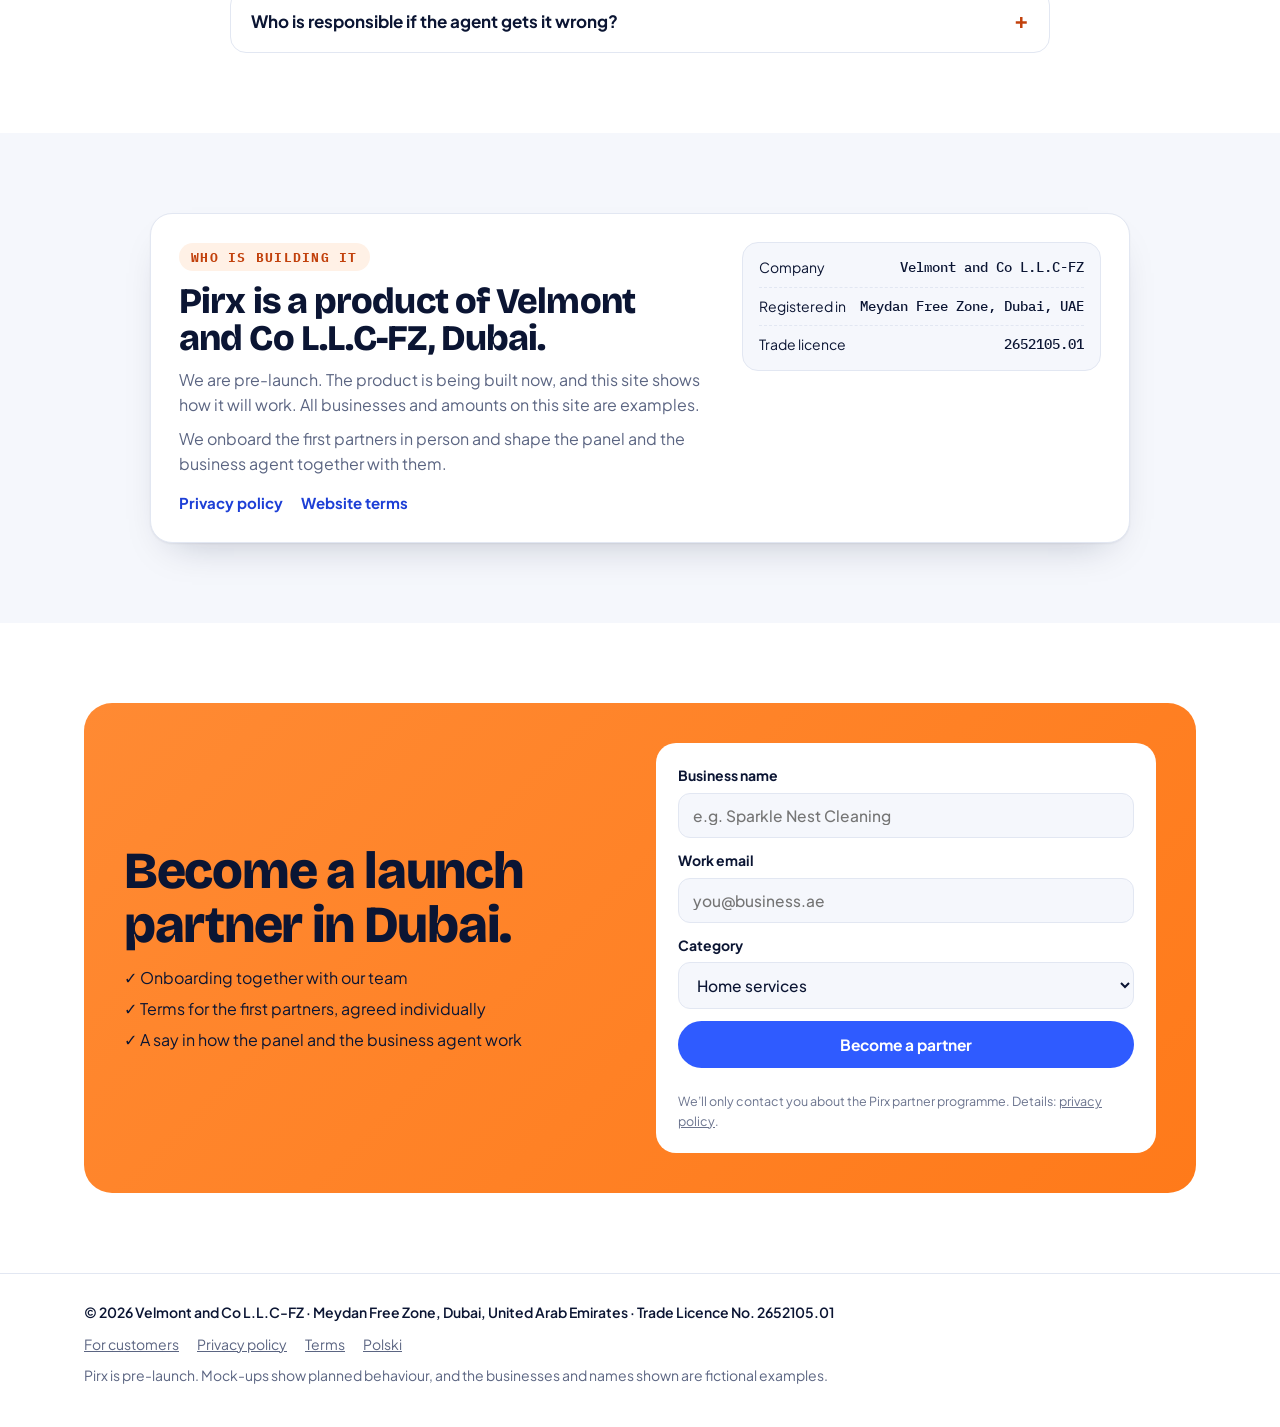
<file: business.html>
<!DOCTYPE html>
<html lang="en">
<head>
<meta charset="utf-8">
<meta name="robots" content="noindex, nofollow">
<meta name="viewport" content="width=device-width, initial-scale=1">
<title>Pirx for business: win customers through Pirx</title>
<meta name="description" content="List what you sell, set your selling rules, and a ready-made Pirx agent answers, negotiates and confirms orders from customer agents around the clock. No API. Launch partner programme in Dubai.">
<meta property="og:title" content="Pirx for business: win customers through Pirx">
<meta property="og:description" content="A ready-made agent that sells for you by your rules. Your lowest price stays secret. Launch partner programme in Dubai.">
<meta property="og:type" content="website">
<meta property="og:url" content="https://pirx.chat/business.html">
<meta property="og:image" content="https://pirx.chat/og-en-business.png">
<meta property="og:image:width" content="1200">
<meta property="og:image:height" content="630">
<meta name="twitter:card" content="summary_large_image">
<link rel="canonical" href="https://pirx.chat/business.html">
<meta name="theme-color" content="#ff7a1a">
<link rel="icon" href="favicon.svg" type="image/svg+xml">
<link rel="alternate" hreflang="en" href="https://pirx.chat/business.html">
<link rel="alternate" hreflang="pl" href="https://pirx.chat/pl-business.html">
<link rel="preload" href="fonts/plus-jakarta-sans-latin.woff2" as="font" type="font/woff2" crossorigin>
<link rel="preload" href="fonts/bricolage-grotesque-latin.woff2" as="font" type="font/woff2" crossorigin>
<link rel="stylesheet" href="fonts.css">
<link rel="stylesheet" href="styles.css">
</head>
<body class="has-mcta">
<svg width="0" height="0" style="position:absolute" aria-hidden="true"><defs>
  <symbol id="agent" viewBox="0 0 64 64"><path d="M12 22H7v24h5M52 22h5v24h-5" fill="none" stroke="currentColor" stroke-width="4" stroke-linecap="round" stroke-linejoin="round"/><line x1="32" y1="10" x2="32" y2="5" stroke="currentColor" stroke-width="3" stroke-linecap="round"/><circle cx="32" cy="4.5" r="3" fill="currentColor"/><circle cx="32" cy="35" r="23" fill="currentColor"/><rect x="17" y="27" width="30" height="15" rx="7.5" fill="#fff"/><ellipse cx="26" cy="34.5" rx="2.6" ry="3.4" fill="#0b1533"/><ellipse cx="38" cy="34.5" rx="2.6" ry="3.4" fill="#0b1533"/><path d="M27 48q5 4 10 0" fill="none" stroke="#fff" stroke-width="2.6" stroke-linecap="round"/></symbol>
  <symbol id="person" viewBox="0 0 64 64"><circle cx="32" cy="32" r="30" fill="currentColor" opacity=".14"/><circle cx="32" cy="25" r="10" fill="currentColor"/><path d="M14 52c3-10 10-14 18-14s15 4 18 14z" fill="currentColor"/></symbol>
  <symbol id="shop" viewBox="0 0 64 64"><circle cx="32" cy="32" r="30" fill="currentColor" opacity=".14"/><path d="M14 27l4-10h28l4 10z" fill="currentColor"/><rect x="17" y="28" width="30" height="19" rx="3" fill="currentColor"/><rect x="28" y="35" width="8" height="12" fill="#fff"/></symbol>
</defs></svg>

<header class="nav">
  <div class="wrap">
    <a class="logo" href="index.html" aria-label="Pirx home"><svg aria-hidden="true"><use href="#agent"/></svg>Pirx</a>
    <nav class="aud" aria-label="Who is this for"><a class="c" href="index.html">For customers</a><a class="b" href="business.html" aria-current="page">For business</a></nav>
    <nav class="nav-links" aria-label="Sections"><a href="#how">How it works</a><a href="#benefits">Benefits</a><a href="#pricing">Costs</a><a href="#safety">Your rules</a><a href="#faq">FAQ</a></nav>
    <nav class="lang" aria-label="Language"><a href="business.html" aria-current="page">EN</a><a href="pl-business.html" hreflang="pl" lang="pl">PL</a></nav>
    <a class="btn energy sm" href="#join">Become a partner</a>
  </div>
</header>

<main id="top">
  <div class="hero">
    <div class="wrap hero-grid">
      <div>
        <span class="pill"><b>PARTNERS</b> Launch programme · Dubai</span>
        <h1>Customers will come to you through their agents. <span class="b">Get your business ready to sell.</span></h1>
        <p class="sub">List what you sell and set how your Pirx agent may sell it. It answers, negotiates and confirms bookings and orders around the clock, within your prices.</p>
        <div class="cta-row">
          <a class="btn energy" href="#join">Become a launch partner</a>
          <a class="btn ghost" href="#pricing">See the cost model</a>
        </div>
        <p class="switch-note c">Looking to buy? <a href="index.html">Pirx for customers →</a></p>
      </div>
      <div class="phone-wrap">
        <div class="phone" role="img" aria-label="Preview of the Pirx business panel: a customer’s agent asks about cleaning and offers AED 170; your agent answers AED 210 without revealing your minimum, and a confirmed booking arrives.">
          <div class="phone-top"><svg class="mini" style="width:34px;height:34px;color:var(--orange)" aria-hidden="true"><use href="#agent"/></svg><div><b>Sparkle Nest · your agent</b><small>3 new requests today</small></div><span class="ctx b">Business</span></div>
          <div class="thread anim">
            <div class="msg"><svg class="mini" style="color:var(--blue)" aria-hidden="true"><use href="#agent"/></svg><div class="bubble"><small>Customer’s agent</small>3 h cleaning, Sat 10:00, JLT. Could you do AED 170?</div></div>
            <div class="msg me b"><svg class="mini" style="color:var(--orange)" aria-hidden="true"><use href="#agent"/></svg><div class="bubble"><small>Your agent</small>Best I can do is AED 210, materials AED 15.</div></div>
            <div class="msg"><svg class="mini" style="color:var(--blue)" aria-hidden="true"><use href="#agent"/></svg><div class="bubble"><small>Customer’s agent</small>AED 225 total works. Booking.</div></div>
            <div class="result"><div class="big num">New booking · AED 225 ✓</div><div class="ticks"><span>Your rules met</span><span>Paid by customer</span><span>Sat 10:00 reserved</span></div></div>
          </div>
        </div>
        <span class="ptag">Preview · how it will work</span>
      </div>
    </div>
  </div>

  <div class="chan b" aria-label="How you work with Pirx">
    <div class="wrap">
      <div class="chan-item"><span class="ic" aria-hidden="true">▢</span><div><b>The Pirx panel in your browser</b><span>Nothing to install and no developer needed. A business app for iOS and Android is the next step.</span></div></div>
      <div class="chan-item"><span class="ic" aria-hidden="true">✎</span><div><b>You set it up, your agent talks</b><span>You enter your offer and rules in simple forms. Your agent handles the conversations with customer agents.</span></div></div>
      <div class="chan-item"><span class="ic" aria-hidden="true">!</span><div><b>People only where it matters</b><span>A notification in the panel when something needs your team’s decision.</span></div></div>
    </div>
  </div>

  <section id="how">
    <div class="wrap">
      <div class="head">
        <span class="kicker b">How it works</span>
        <h2>Set it up once. Your agent handles the conversations.</h2>
        <p>No developers and no API. A small business needs only the Pirx panel.</p>
      </div>
      <div class="steps">
        <div class="step b">
          <div class="art">
            <div class="row"><span class="tag">1</span><span class="grow">Standard clean, 3 h<small>Sat–Thu · 08:00–20:00</small></span><span class="price">AED 210</span></div>
            <div class="row"><span class="tag">2</span><span class="grow">Deep clean, 5 h<small>48 h notice</small></span><span class="price">AED 380</span></div>
            <div class="row"><span class="tag">+</span><span class="grow">Materials<small>every booking</small></span><span class="price">AED 15</span></div>
          </div>
          <div class="txt"><span class="n">1</span><h3>List what you sell</h3><p>Products or services with full prices, fees, times and cancellation rules.</p></div>
        </div>
        <div class="step b">
          <div class="art">
            <div style="background:#fff;border:1px solid var(--line);border-radius:12px;padding:4px 12px">
              <div class="kv"><span>Price</span><span>Negotiable</span></div>
              <div class="kv"><span>Lowest<span class="lock">SECRET</span></span><span>AED 190</span></div>
              <div class="kv"><span>Max discount</span><span>10%</span></div>
              <div class="kv"><span>Accept on its own</span><span>Within rules</span></div>
            </div>
          </div>
          <div class="txt"><span class="n">2</span><h3>Set your selling rules</h3><p>Fixed or negotiable price, your lowest price, discounts, slots and stock.</p></div>
        </div>
        <div class="step b">
          <div class="art">
            <div class="chat2">
              <div class="say c"><small>Customer’s agent</small>AED 170?</div>
              <div class="say b"><small>Your agent</small>Best price: AED 210</div>
              <div class="say c"><small>Customer’s agent</small>Deal ✓</div>
            </div>
          </div>
          <div class="txt"><span class="n">3</span><h3>Your agent serves customers</h3><p>Day and night. It doesn’t go below your minimum and doesn’t reveal it.</p></div>
        </div>
        <div class="step b">
          <div class="art">
            <div class="receipt"><div class="total num">AED 225</div><div class="ln"><span>Same terms both sides</span><span>✓</span></div><div class="ln"><span>Paid by customer</span><span>✓</span></div><div class="ln"><span>Slot reserved</span><span>✓</span></div></div>
          </div>
          <div class="txt"><span class="n">4</span><h3>Orders arrive confirmed</h3><p>Agreed terms, payment status and history for every booking and order.</p></div>
        </div>
      </div>
    </div>
  </section>

  <section class="tint" id="meet">
    <div class="wrap">
      <div class="head">
        <span class="kicker b">Behind the scenes</span>
        <h2>Two agents, two rulebooks, one fair deal.</h2>
        <p>The customer has a limit. You have a minimum. Neither side sees the other’s number, and a deal closes only when it fits both.</p>
      </div>
      <div class="meet">
        <div class="side c">
          <div class="who"><svg aria-hidden="true"><use href="#person"/></svg><div><b>Customer</b><small>and their agent</small></div></div>
          <div class="rules"><div class="t">Their rules · private</div><div class="kv"><span>Service</span><span>3 h, Sat 10:00</span></div><div class="kv"><span>Max total</span><span>secret</span></div></div>
        </div>
        <div class="talk">
          <div class="t">The agents talk</div>
          <div class="say c"><small>Customer’s agent</small>Could you do AED 170?</div>
          <div class="say b"><small>Your agent</small>Best I can do: AED 210 + 15 materials</div>
          <div class="say c"><small>Customer’s agent</small>AED 225 works</div>
          <div class="deal">Deal: AED 225 ✓</div>
          <div class="deal-why">Above your minimum · within their limit</div>
        </div>
        <div class="side b">
          <div class="who"><svg aria-hidden="true"><use href="#shop"/></svg><div><b>You</b><small>and your agent</small></div></div>
          <div class="rules"><div class="t">Your rules · private</div><div class="kv"><span>Lowest price</span><span>AED 190</span></div><div class="kv"><span>Max discount</span><span>10%</span></div></div>
        </div>
      </div>
    </div>
  </section>

  <section id="benefits">
    <div class="wrap">
      <div class="head">
        <span class="kicker b">What you get</span>
        <h2>More customers, fewer calls, full control.</h2>
      </div>
      <div class="bento">
        <div class="tile w2">
          <div class="stage">
            <div class="row"><span class="tag">CA</span><span class="grow">Customer agent<small>cleaning, Sat 10:00</small></span></div>
            <div class="row"><span class="tag">CA</span><span class="grow">Customer agent<small>deep clean, next week</small></span></div>
            <div class="row"><span class="tag">CO</span><span class="grow">Company agent<small>weekly office clean</small></span></div>
          </div>
          <div><h3>Requests come to you</h3><p>Customer agents bring ready-to-buy customers with clear needs.</p></div>
        </div>
        <div class="tile w2">
          <div class="stage"><div class="big-num" style="color:var(--orange-text)">24/7</div><p class="muted" style="text-align:center;margin:0">your agent answers at once, even at 3 a.m.</p></div>
          <div><h3>No more phone tag</h3><p>Fewer calls and emails. Your team handles only what needs a person.</p></div>
        </div>
        <div class="tile w2">
          <div class="stage" style="background:#fff;border:1px solid var(--line)">
            <div class="kv"><span>Customer sees</span><span>AED 210</span></div>
            <div class="kv"><span>Your minimum<span class="lock">SECRET</span></span><span>AED 190</span></div>
            <div class="kv"><span>Their budget</span><span>not shown</span></div>
          </div>
          <div><h3>Fair and private</h3><p>Neither side sees the other’s secret numbers. You see only your own deals.</p></div>
        </div>
        <div class="tile w3">
          <div class="stage">
            <div class="row best"><span class="tag">✓</span><span class="grow">Pirx panel<small>catalogue, rules, orders, team</small></span><span class="price">day one</span></div>
            <div class="row"><span class="tag">↔</span><span class="grow">Your booking or order system<small>connect when you’re ready</small></span><span class="price">later</span></div>
          </div>
          <div><h3>A ready-made agent, no developers</h3><p>You don’t build an agent or an API. Enter your offer and rules, and your agent is live.</p></div>
        </div>
        <div class="tile w3">
          <div class="stage">
            <span class="row"><span class="tag">H</span><span class="grow">Home services<small>cleaning, repairs, maintenance</small></span></span>
            <span class="row"><span class="tag">A</span><span class="grow">Appointments<small>salons, clinics, studios</small></span></span>
            <span class="row"><span class="tag">S</span><span class="grow">Shops<small>products with clear models and sizes</small></span></span>
          </div>
          <div><h3>Who we’re starting with</h3><p>At launch we focus on a few categories in Dubai, so customer agents find good partners.</p></div>
        </div>
      </div>
    </div>
  </section>

  <section class="tint" id="pricing">
    <div class="wrap">
      <div class="head">
        <span class="kicker b">Costs</span>
        <h2>You pay when you sell.</h2>
        <p>This is the model we plan for businesses at launch. We will confirm the exact rates with partners before launch.</p>
      </div>
      <div class="price-grid">
        <div class="price-card"><div class="big">AED 0</div><h3>To join and per month</h3><p>No joining fee and no subscription in the launch programme. The panel and the ready-made agent are included.</p></div>
        <div class="price-card"><div class="big">%</div><h3>Commission on completed sales</h3><p>You pay only when your agent brings a completed transaction. Requests and conversations cost nothing.</p></div>
        <div class="price-card"><div class="big">=</div><h3>The rate doesn’t buy position</h3><p>Commission is the same for every business in a category and has no effect on which offer a customer’s agent picks. The offer wins, not the ad budget.</p></div>
      </div>
      <div class="onb" aria-label="Onboarding in three steps">
        <div><b><span class="n">1</span>Add your offer</b>Prices, fees, times and cancellation rules. No developer needed.</div>
        <div><b><span class="n">2</span>Set your agent’s rules</b>Fixed price or negotiation, your minimum, discounts, what it may accept on its own.</div>
        <div><b><span class="n">3</span>Check a trial conversation</b>See how your agent answers a sample request, and only then switch it on.</div>
      </div>
      <p class="cmp-note">Our goal: from sign-up to your first offer on Pirx in one day. Terms for the first partners are agreed individually.</p>
    </div>
  </section>

  <section class="safe" id="safety">
    <div class="wrap">
      <div class="head">
        <span class="kicker">Your data and your rules</span>
        <h2>Your agent sells only the way you allow.</h2>
        <p>Rules are enforced by our servers, not left to the AI’s judgement.</p>
      </div>
      <div class="safe-grid" style="grid-template-columns:repeat(auto-fit,minmax(240px,1fr))">
        <div class="safe-item o"><div class="ic">1</div><b>No sale below your minimum</b><span>Offers outside your rules are blocked before they reach the customer. A change of price or terms is a new version, checked again.</span></div>
        <div class="safe-item o"><div class="ic">2</div><b>Your minimum stays secret</b><span>A customer’s agent can’t talk yours into revealing your lowest price or discounts.</span></div>
        <div class="safe-item"><div class="ic">3</div><b>Your data is yours alone</b><span>Each business’s catalogue, rules and deals are kept separate. Competitors don’t see them.</span></div>
        <div class="safe-item"><div class="ic">4</div><b>People where it matters</b><span>Your team can step in at any point, and manual work is clearly marked as such.</span></div>
      </div>
    </div>
  </section>

  <section id="faq">
    <div class="wrap">
      <div class="head"><span class="kicker b">FAQ</span><h2>What businesses ask first.</h2></div>
      <div class="faq b">
        <h3>Costs and getting started</h3>
        <details><summary>What does it cost?</summary><p>We plan a simple model: no joining fee and no subscription in the launch programme, and commission only on completed sales. The rate is the same for every business in a category and has no effect on what a customer’s agent picks. We will confirm exact rates and terms for the first partners before launch.</p></details>
        <details><summary>How long does onboarding take?</summary><p>Three steps: add your offer, set your agent’s rules and check a trial conversation. Our goal is for a small business to have its first offer on Pirx in one day, with no developer. We help the first partners with onboarding.</p></details>
        <details><summary>Do I need an API or a developer?</summary><p>No. You get a ready-made agent and a panel where you add your offer and selling rules. If you already use a booking or order system, it can be connected later.</p></details>
        <details><summary>How do I get paid?</summary><p>Payments will be handled by a licensed payment provider, and Pirx does not hold customers’ money. In the panel you see separately what is agreed and what is paid. We will name the provider and the payout schedule before launch.</p></details>

        <h3>Selling</h3>
        <details><summary>Can my agent sell below my price?</summary><p>No. Your lowest price and allowed discounts are hard rules checked by our servers. Anything outside them is blocked.</p></details>
        <details><summary>Will customers see my lowest price?</summary><p>No. Customers see only the offers your agent makes. Your minimum and discount rules stay private.</p></details>
        <details><summary>Do I have to negotiate?</summary><p>Only if you want to. With a fixed price, your agent simply answers, confirms availability and takes the order.</p></details>
        <details><summary>Can my team handle some conversations themselves?</summary><p>Yes. Your team can step in at any time, and work done by a person is clearly marked.</p></details>
        <details><summary>Can my company also buy through Pirx?</summary><p>Yes. Company purchases run in a separate context, with spending limits set for each person by role.</p></details>

        <h3>When something goes wrong</h3>
        <details><summary>What if a customer wants a refund or complains?</summary><p>Your return and cancellation rules are part of your offer, and the customer sees them before buying. The complaint arrives in your panel with the case history: the agreed version of the terms, the payment and the completion confirmation. We will publish the detailed procedure before launch.</p></details>
        <details><summary>Who is responsible if the agent gets it wrong?</summary><p>Your agent acts only within the rules you set, and offers outside them are blocked before they reach the customer. Every step is recorded, so it is clear what happened. The split of responsibility will be set out in the partner agreement before launch.</p></details>
      </div>
    </div>
  </section>

  <section class="tint" id="who">
    <div class="wrap">
      <div class="who-card">
        <div>
          <span class="kicker b">Who is building it</span>
          <h2>Pirx is a product of Velmont and Co L.L.C-FZ, Dubai.</h2>
          <p>We are pre-launch. The product is being built now, and this site shows how it will work. All businesses and amounts on this site are examples.</p>
          <p>We onboard the first partners in person and shape the panel and the business agent together with them.</p>
          <div class="links"><a href="privacy.html">Privacy policy</a><a href="terms.html">Website terms</a></div>
        </div>
        <div class="idcard">
          <div class="kv"><span>Company</span><span>Velmont and Co L.L.C-FZ</span></div>
          <div class="kv"><span>Registered in</span><span>Meydan Free Zone, Dubai, UAE</span></div>
          <div class="kv"><span>Trade licence</span><span>2652105.01</span></div>
        </div>
      </div>
    </div>
  </section>

  <section id="join">
    <div class="wrap">
      <div class="join b">
        <div>
          <h2>Become a launch partner in Dubai.</h2>
          <ul>
            <li>Onboarding together with our team</li>
            <li>Terms for the first partners, agreed individually</li>
            <li>A say in how the panel and the business agent work</li>
          </ul>
        </div>
        <form class="form" id="joinForm" novalidate>
          <label for="bname">Business name<input type="text" id="bname" name="business" autocomplete="organization" placeholder="e.g. Sparkle Nest Cleaning" required></label>
          <label for="email">Work email<input type="email" id="email" name="email" autocomplete="email" placeholder="you@business.ae" required></label>
          <label for="cat">Category<select id="cat" name="category"><option>Home services</option><option>Appointments</option><option>Shop</option><option>Other</option></select></label>
          <button class="btn trust" type="submit">Become a partner</button>
          <p class="note">We’ll only contact you about the Pirx partner programme. Details: <a href="privacy.html">privacy policy</a>.</p>
          <div class="done" role="status">This is a preview of the page: nothing was sent.</div>
        </form>
      </div>
    </div>
  </section>
</main>

<footer>
  <div class="wrap">
    <span class="co">© 2026 Velmont and Co L.L.C-FZ · Meydan Free Zone, Dubai, United Arab Emirates · Trade Licence No. 2652105.01</span>
    <span class="links"><a href="index.html">For customers</a><a href="privacy.html">Privacy policy</a><a href="terms.html">Terms</a><a href="pl-business.html" hreflang="pl">Polski</a></span>
    <span>Pirx is pre-launch. Mock-ups show planned behaviour, and the businesses and names shown are fictional examples.</span>
  </div>
</footer>

<div class="mcta" id="mcta"><span>Partner programme.<br>Launching in Dubai.</span><a class="btn energy sm" href="#join">Become a partner</a></div>

<script src="site.js"></script>
</body>
</html>
</file>
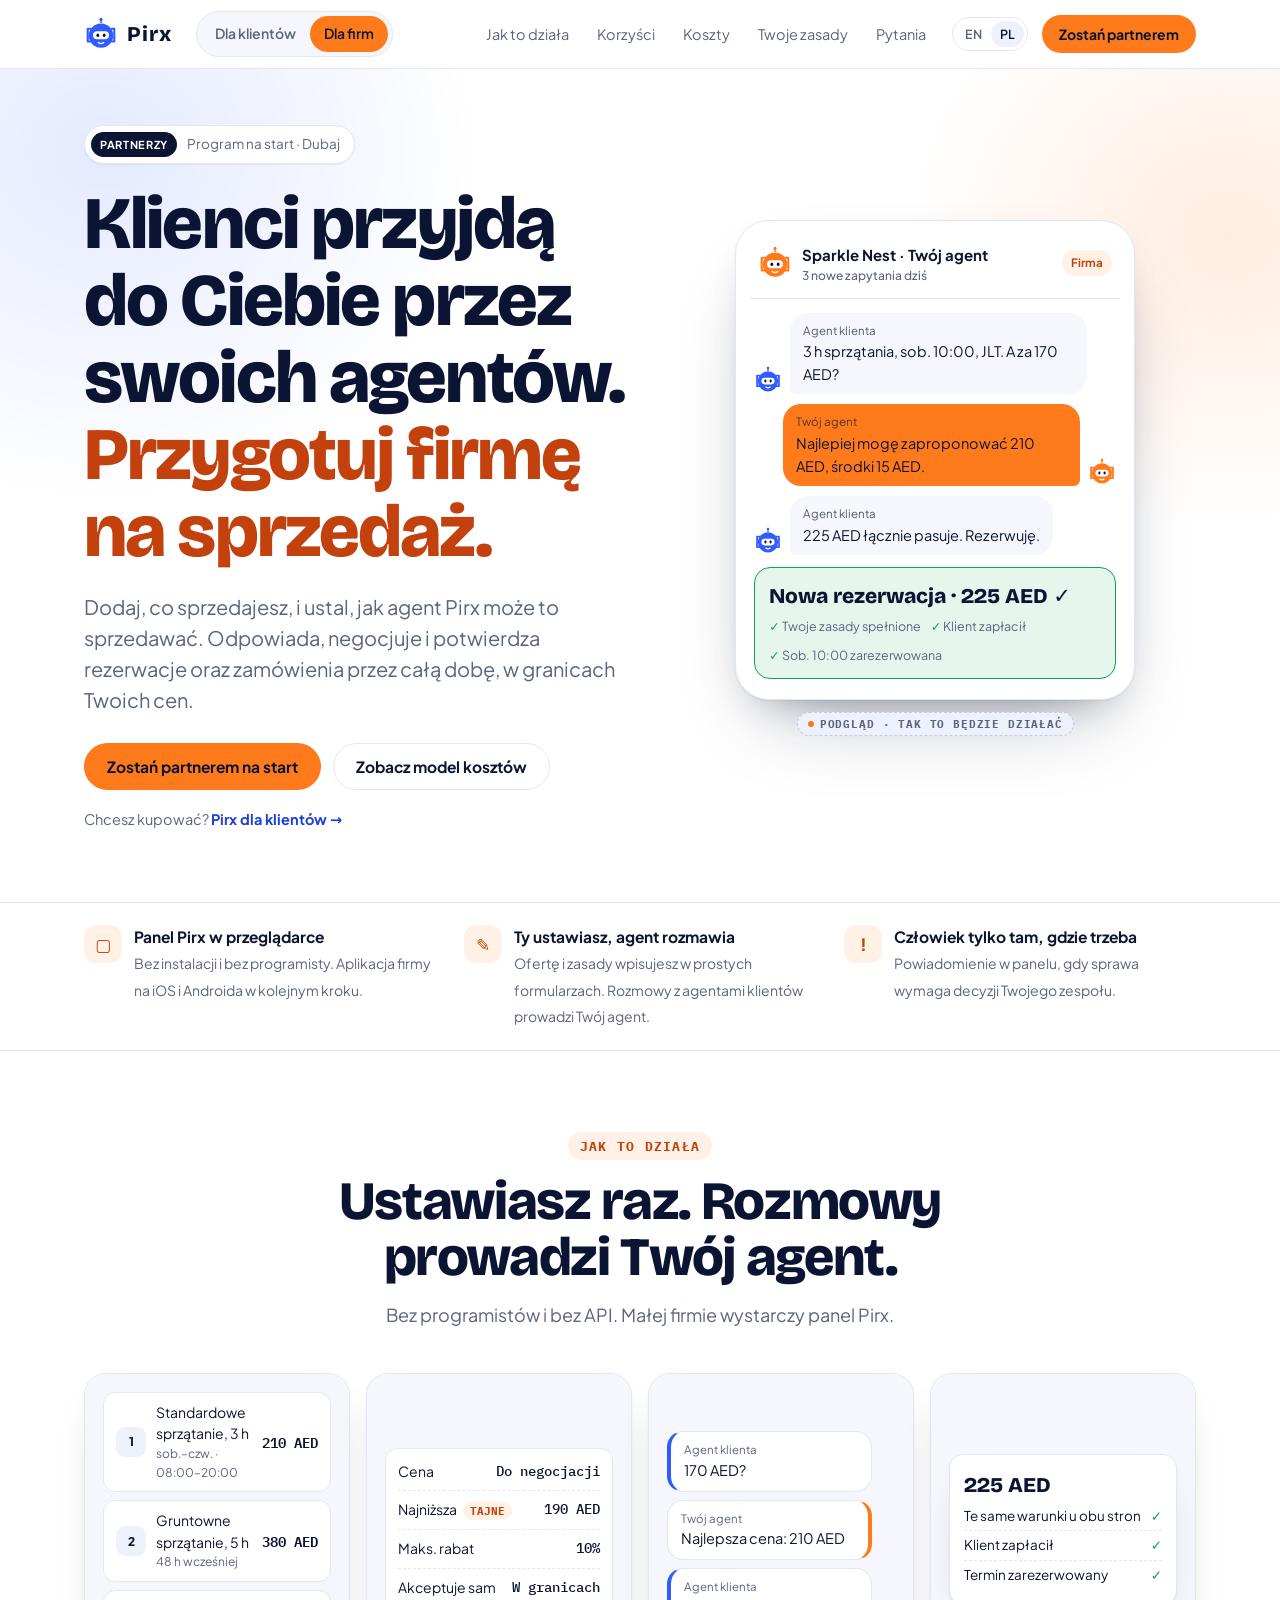
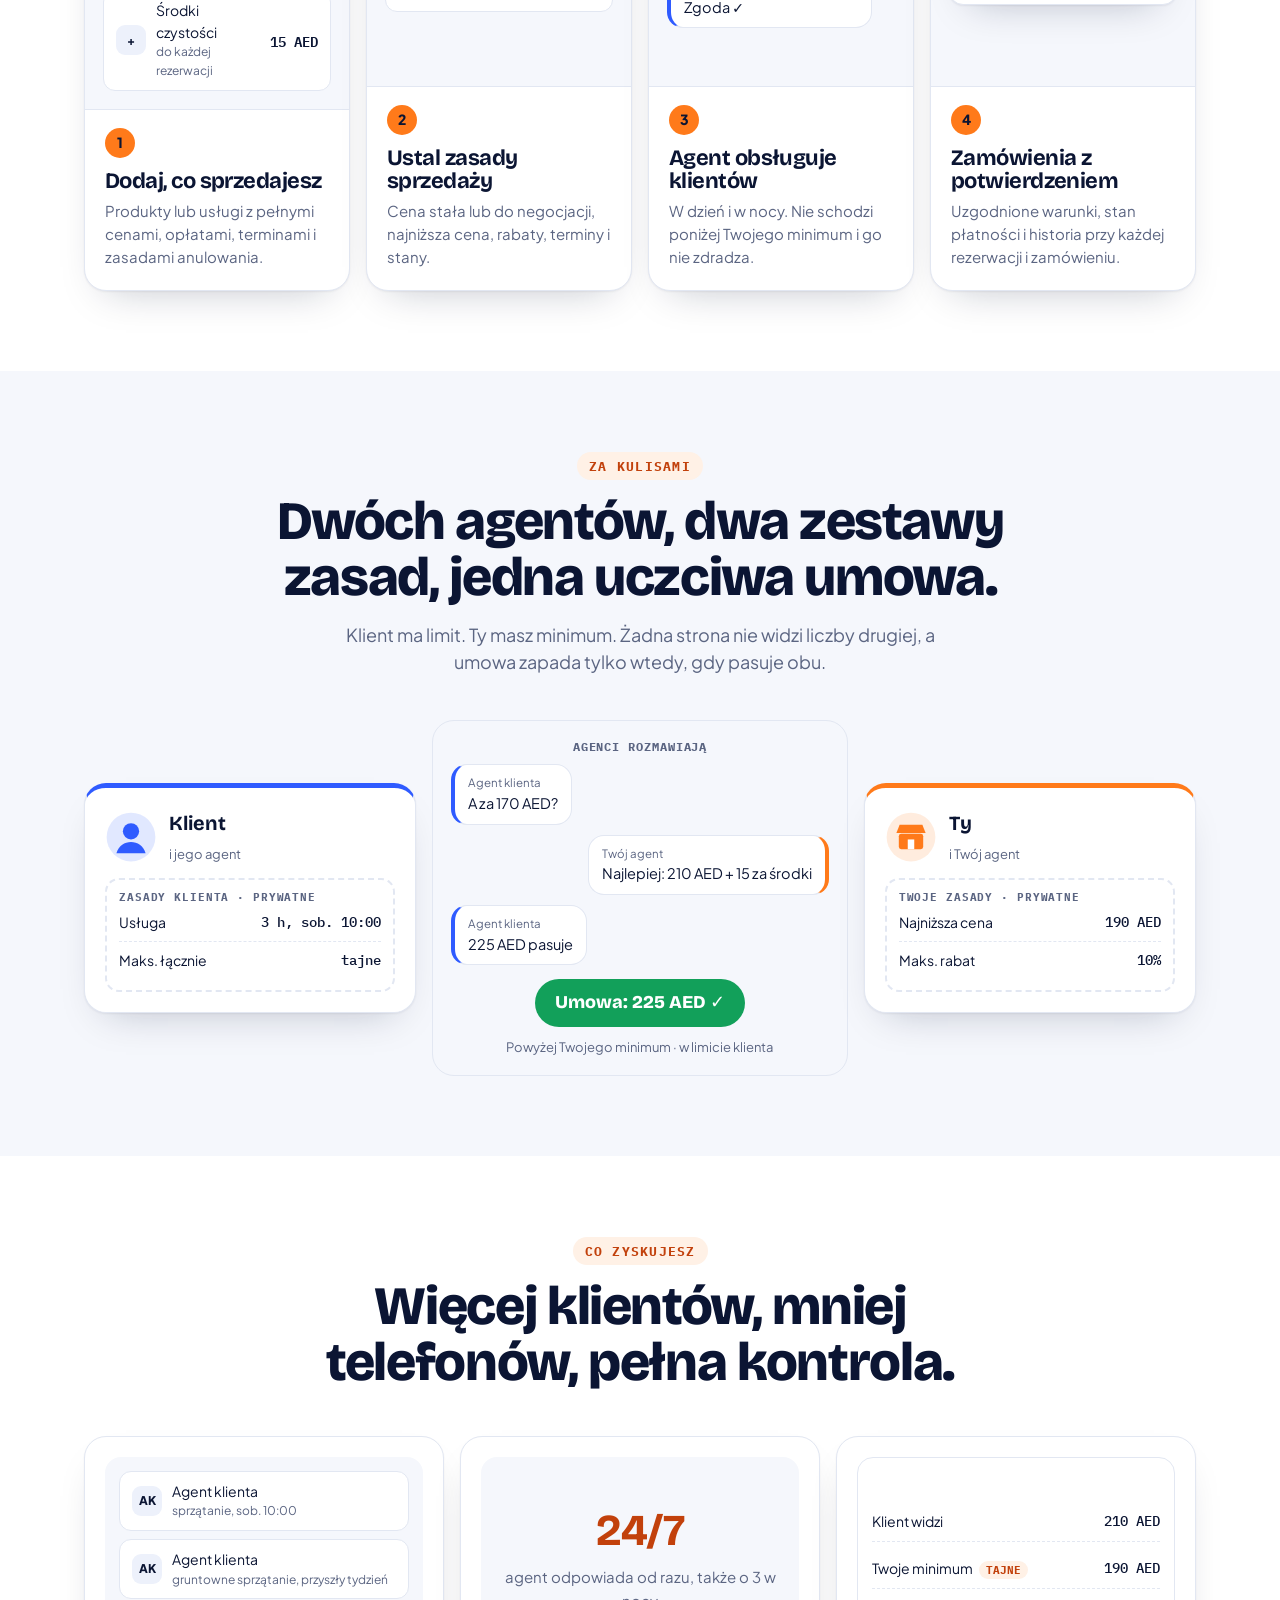
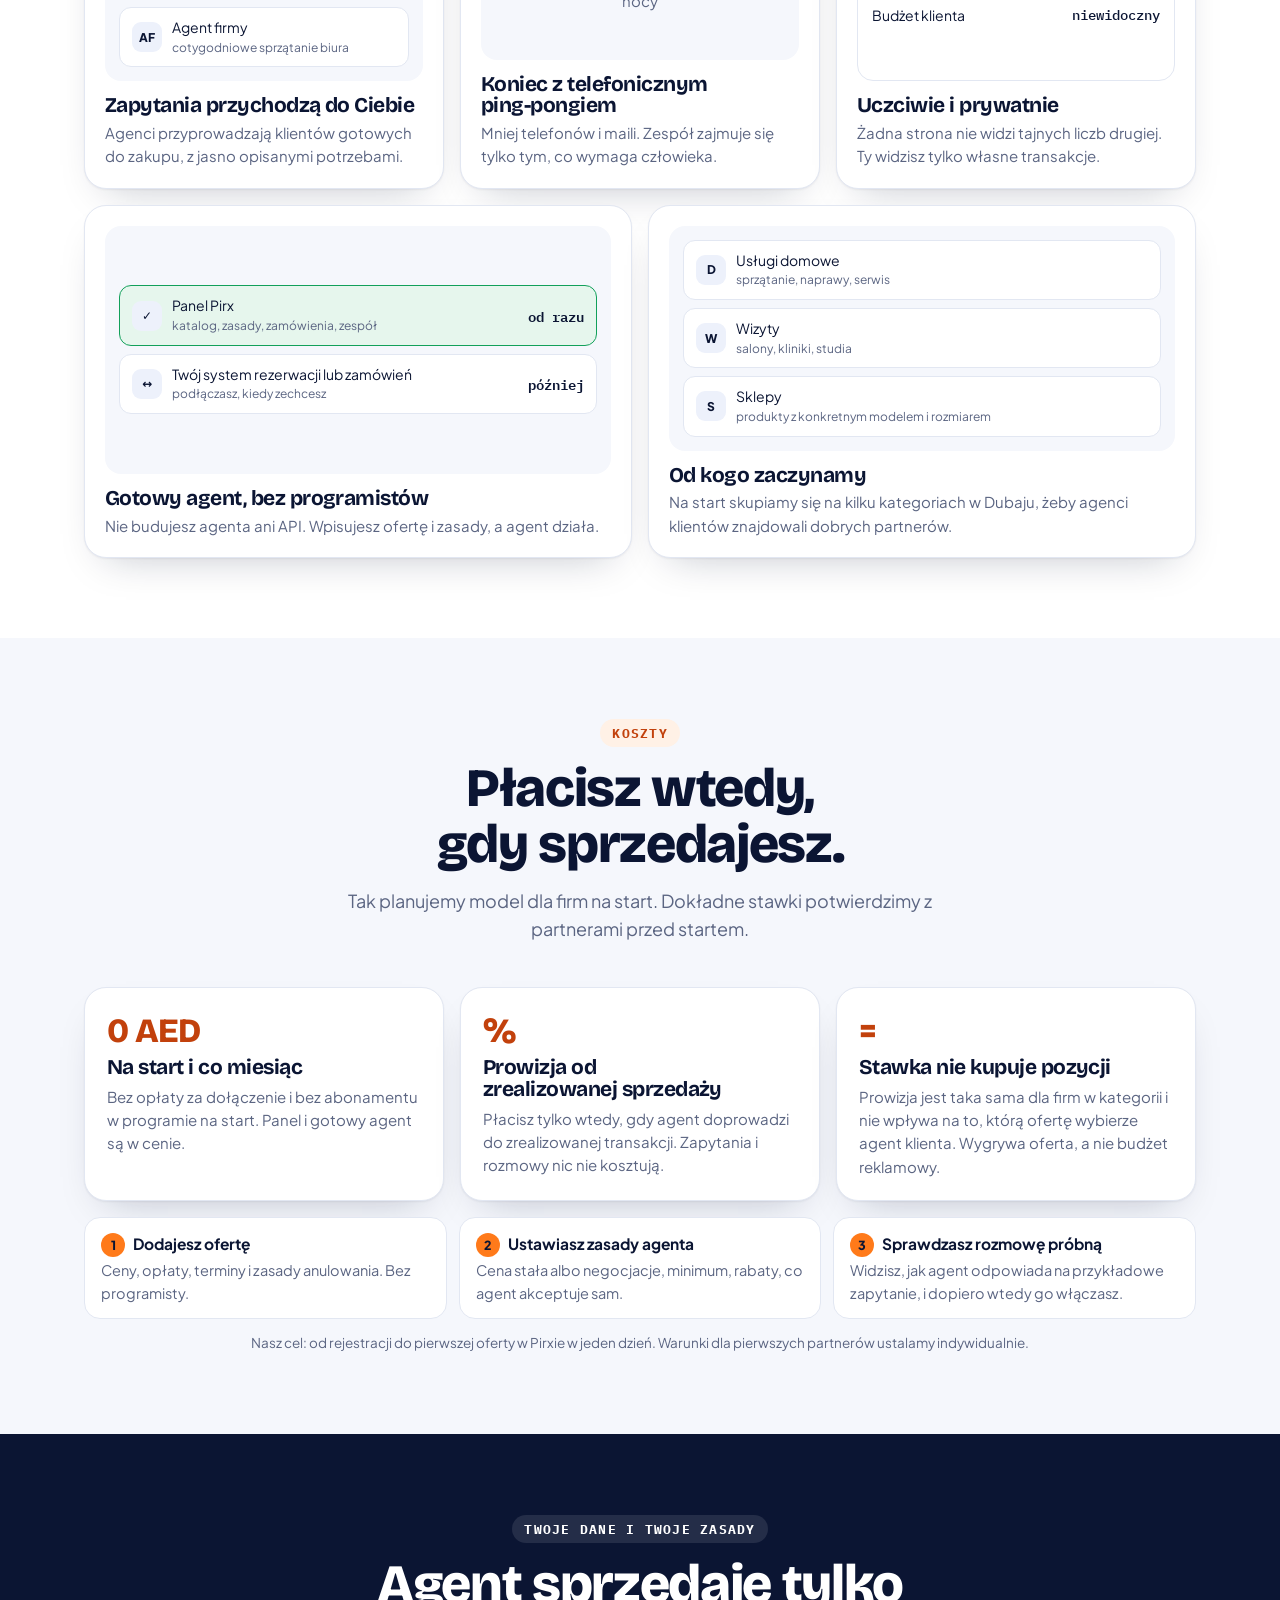
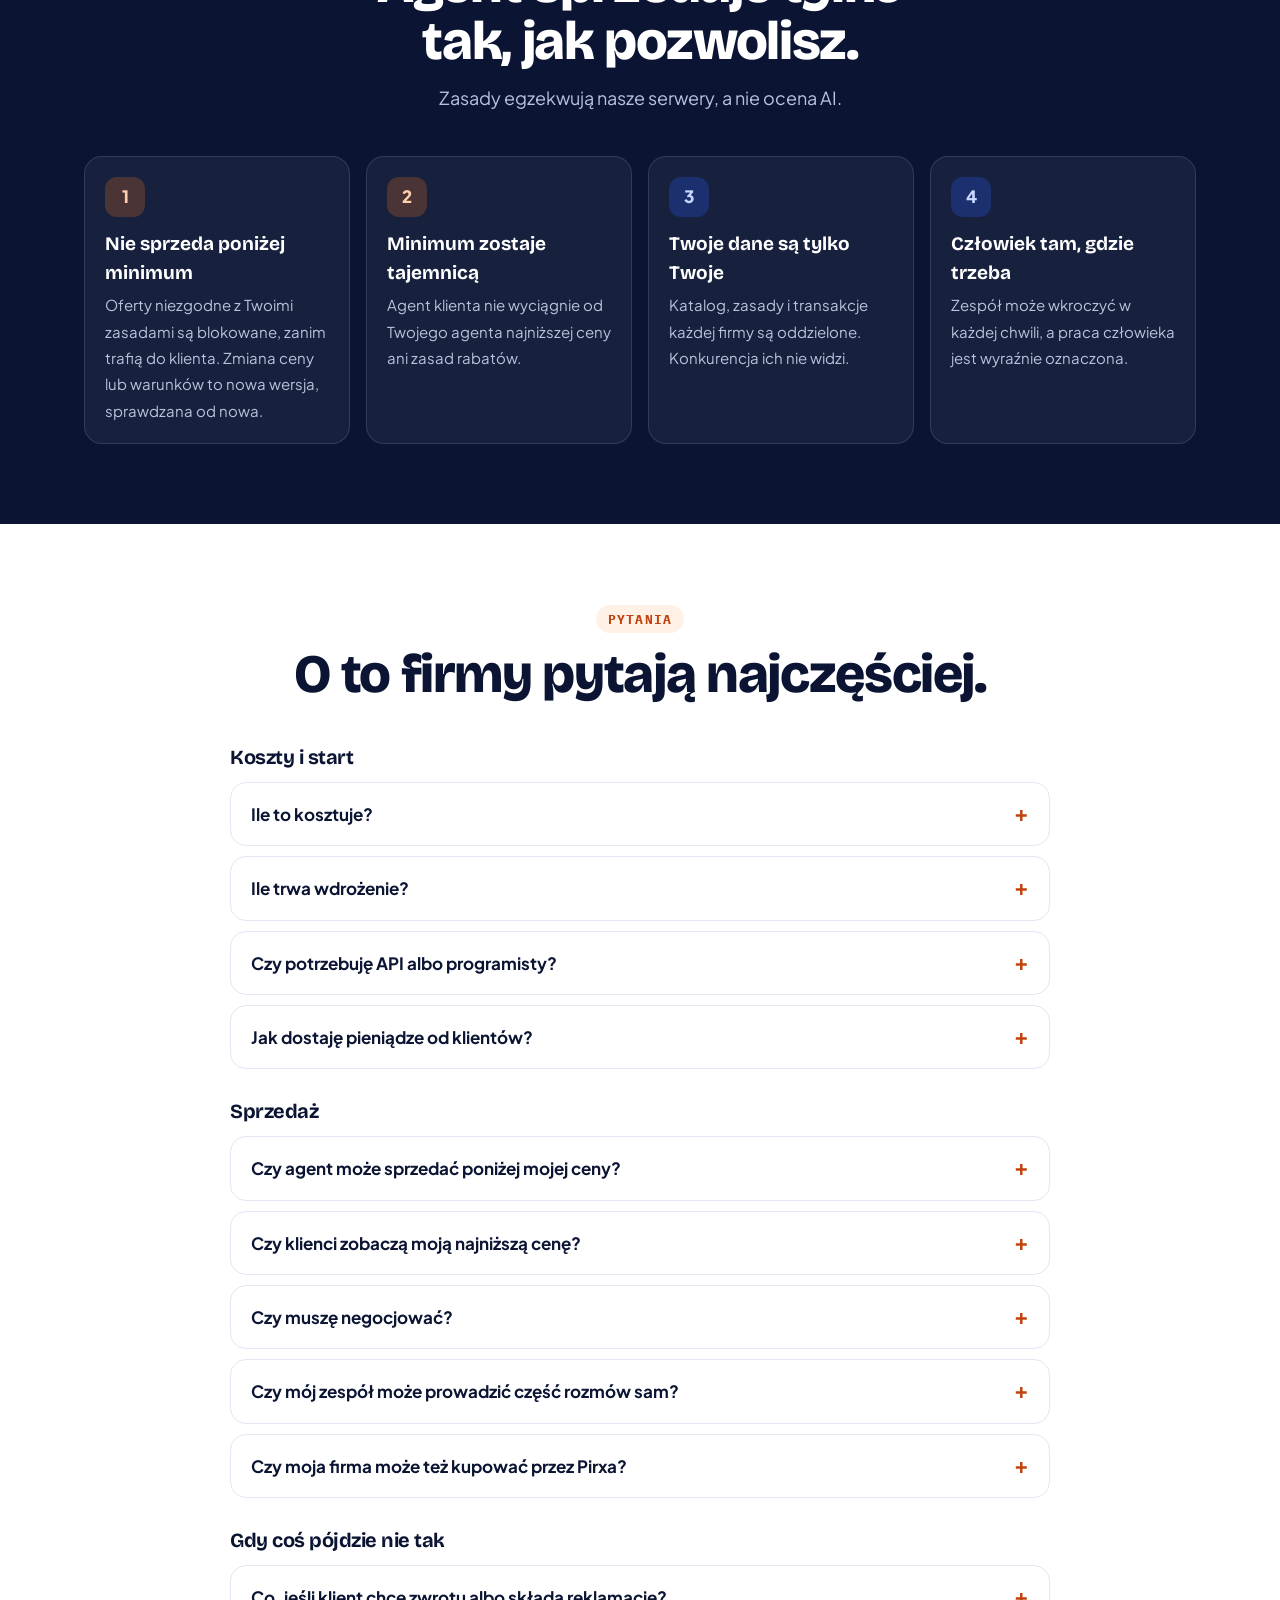
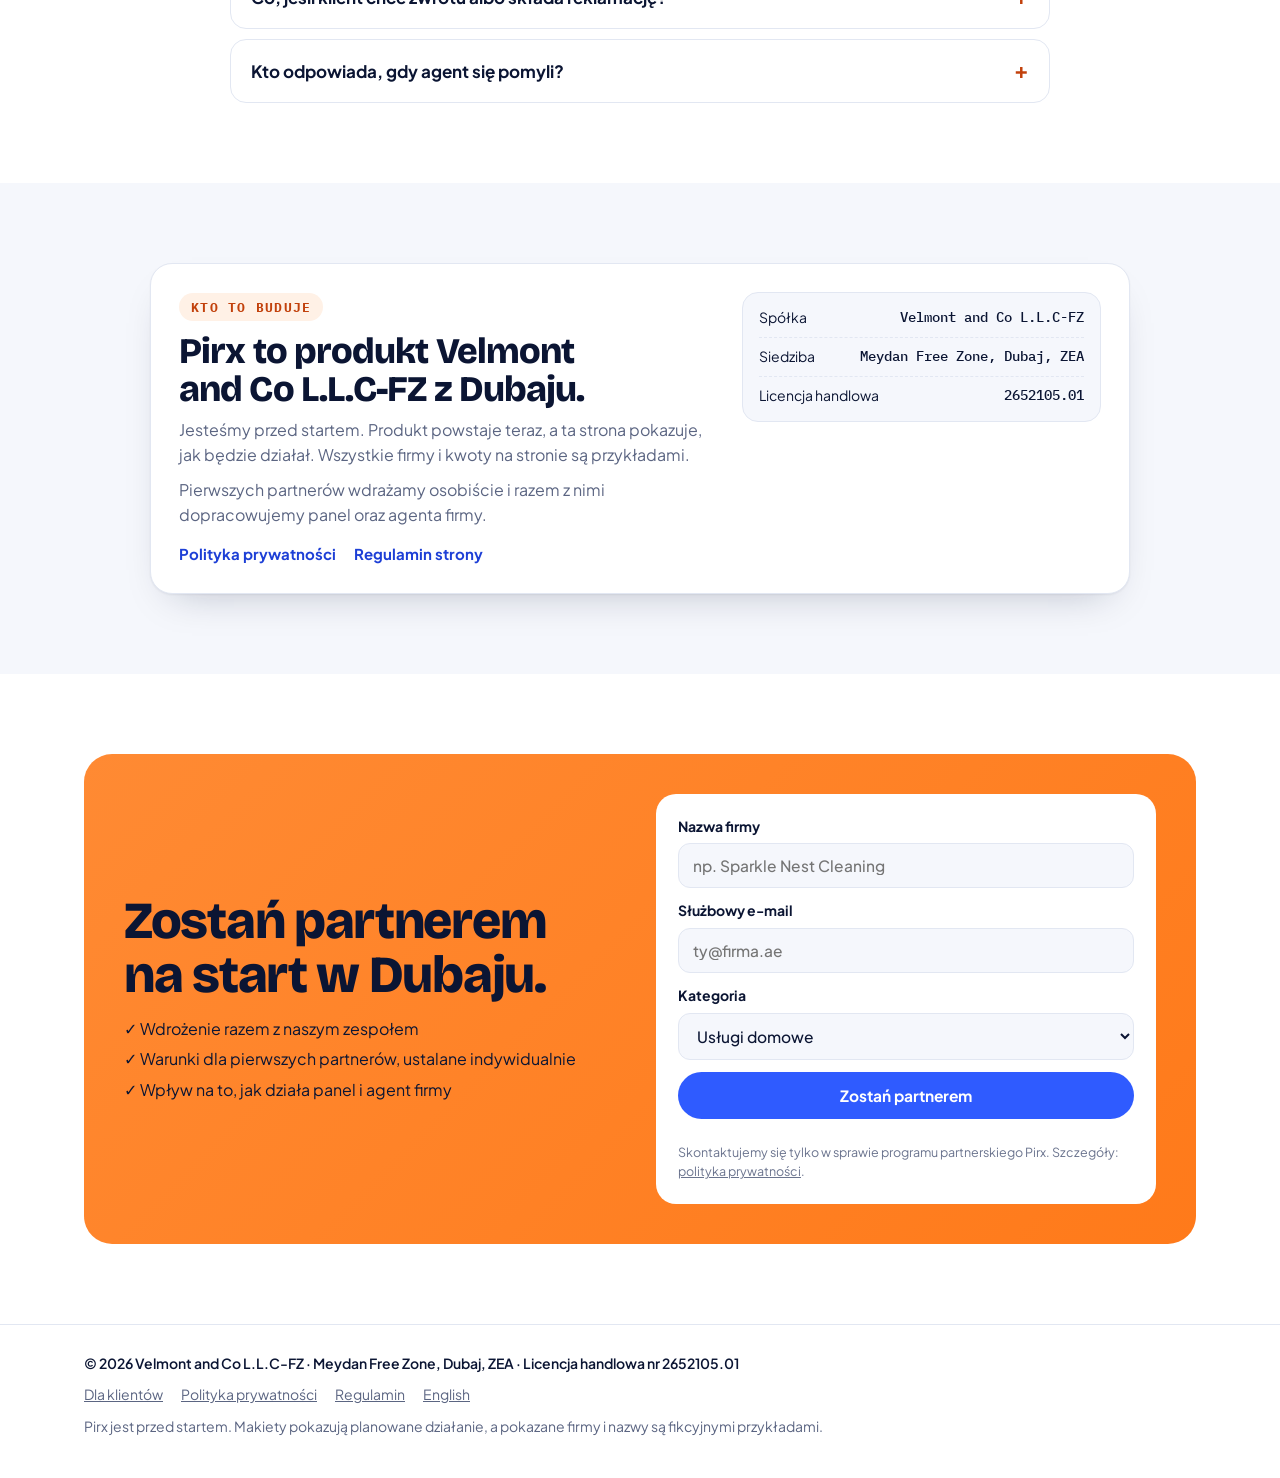
<file: pl-business.html>
<!DOCTYPE html>
<html lang="pl">
<head>
<meta charset="utf-8">
<meta name="robots" content="noindex, nofollow">
<meta name="viewport" content="width=device-width, initial-scale=1">
<title>Pirx dla firm: zdobywaj klientów przez Pirxa</title>
<meta name="description" content="Dodaj, co sprzedajesz, ustal zasady sprzedaży, a gotowy agent Pirx odpowiada, negocjuje i potwierdza zamówienia od agentów klientów przez całą dobę. Bez API. Program partnerski w Dubaju.">
<meta property="og:title" content="Pirx dla firm: zdobywaj klientów przez Pirxa">
<meta property="og:description" content="Gotowy agent, który sprzedaje za Ciebie według Twoich zasad. Najniższa cena zostaje tajemnicą. Program partnerski w Dubaju.">
<meta property="og:type" content="website">
<meta property="og:url" content="https://pirx.chat/pl-business.html">
<meta property="og:image" content="https://pirx.chat/og-pl-business.png">
<meta property="og:image:width" content="1200">
<meta property="og:image:height" content="630">
<meta name="twitter:card" content="summary_large_image">
<link rel="canonical" href="https://pirx.chat/pl-business.html">
<meta name="theme-color" content="#ff7a1a">
<link rel="icon" href="favicon.svg" type="image/svg+xml">
<link rel="alternate" hreflang="en" href="https://pirx.chat/business.html">
<link rel="alternate" hreflang="pl" href="https://pirx.chat/pl-business.html">
<link rel="preload" href="fonts/plus-jakarta-sans-latin.woff2" as="font" type="font/woff2" crossorigin>
<link rel="preload" href="fonts/bricolage-grotesque-latin.woff2" as="font" type="font/woff2" crossorigin>
<link rel="stylesheet" href="fonts.css">
<link rel="stylesheet" href="styles.css">
</head>
<body class="has-mcta">
<svg width="0" height="0" style="position:absolute" aria-hidden="true"><defs>
  <symbol id="agent" viewBox="0 0 64 64"><path d="M12 22H7v24h5M52 22h5v24h-5" fill="none" stroke="currentColor" stroke-width="4" stroke-linecap="round" stroke-linejoin="round"/><line x1="32" y1="10" x2="32" y2="5" stroke="currentColor" stroke-width="3" stroke-linecap="round"/><circle cx="32" cy="4.5" r="3" fill="currentColor"/><circle cx="32" cy="35" r="23" fill="currentColor"/><rect x="17" y="27" width="30" height="15" rx="7.5" fill="#fff"/><ellipse cx="26" cy="34.5" rx="2.6" ry="3.4" fill="#0b1533"/><ellipse cx="38" cy="34.5" rx="2.6" ry="3.4" fill="#0b1533"/><path d="M27 48q5 4 10 0" fill="none" stroke="#fff" stroke-width="2.6" stroke-linecap="round"/></symbol>
  <symbol id="person" viewBox="0 0 64 64"><circle cx="32" cy="32" r="30" fill="currentColor" opacity=".14"/><circle cx="32" cy="25" r="10" fill="currentColor"/><path d="M14 52c3-10 10-14 18-14s15 4 18 14z" fill="currentColor"/></symbol>
  <symbol id="shop" viewBox="0 0 64 64"><circle cx="32" cy="32" r="30" fill="currentColor" opacity=".14"/><path d="M14 27l4-10h28l4 10z" fill="currentColor"/><rect x="17" y="28" width="30" height="19" rx="3" fill="currentColor"/><rect x="28" y="35" width="8" height="12" fill="#fff"/></symbol>
</defs></svg>

<header class="nav">
  <div class="wrap">
    <a class="logo" href="pl.html" aria-label="Pirx, strona główna"><svg aria-hidden="true"><use href="#agent"/></svg>Pirx</a>
    <nav class="aud" aria-label="Dla kogo"><a class="c" href="pl.html">Dla klientów</a><a class="b" href="pl-business.html" aria-current="page">Dla firm</a></nav>
    <nav class="nav-links" aria-label="Sekcje"><a href="#how">Jak to działa</a><a href="#benefits">Korzyści</a><a href="#pricing">Koszty</a><a href="#safety">Twoje zasady</a><a href="#faq">Pytania</a></nav>
    <nav class="lang" aria-label="Język"><a href="business.html" hreflang="en" lang="en">EN</a><a href="pl-business.html" aria-current="page">PL</a></nav>
    <a class="btn energy sm" href="#join">Zostań partnerem</a>
  </div>
</header>

<main id="top">
  <div class="hero">
    <div class="wrap hero-grid">
      <div>
        <span class="pill"><b>PARTNERZY</b> Program na start · Dubaj</span>
        <h1>Klienci przyjdą do Ciebie przez swoich agentów. <span class="b">Przygotuj firmę na sprzedaż.</span></h1>
        <p class="sub">Dodaj, co sprzedajesz, i ustal, jak agent Pirx może to sprzedawać. Odpowiada, negocjuje i potwierdza rezerwacje oraz zamówienia przez całą dobę, w granicach Twoich cen.</p>
        <div class="cta-row">
          <a class="btn energy" href="#join">Zostań partnerem na start</a>
          <a class="btn ghost" href="#pricing">Zobacz model kosztów</a>
        </div>
        <p class="switch-note c">Chcesz kupować? <a href="pl.html">Pirx dla klientów →</a></p>
      </div>
      <div class="phone-wrap">
        <div class="phone" role="img" aria-label="Podgląd panelu firmy w Pirxie: agent klienta pyta o sprzątanie i proponuje 170 AED; Twój agent odpowiada ceną 210 AED, nie zdradzając minimum, i przychodzi potwierdzona rezerwacja.">
          <div class="phone-top"><svg class="mini" style="width:34px;height:34px;color:var(--orange)" aria-hidden="true"><use href="#agent"/></svg><div><b>Sparkle Nest · Twój agent</b><small>3 nowe zapytania dziś</small></div><span class="ctx b">Firma</span></div>
          <div class="thread anim">
            <div class="msg"><svg class="mini" style="color:var(--blue)" aria-hidden="true"><use href="#agent"/></svg><div class="bubble"><small>Agent klienta</small>3 h sprzątania, sob. 10:00, JLT. A za 170 AED?</div></div>
            <div class="msg me b"><svg class="mini" style="color:var(--orange)" aria-hidden="true"><use href="#agent"/></svg><div class="bubble"><small>Twój agent</small>Najlepiej mogę zaproponować 210 AED, środki 15 AED.</div></div>
            <div class="msg"><svg class="mini" style="color:var(--blue)" aria-hidden="true"><use href="#agent"/></svg><div class="bubble"><small>Agent klienta</small>225 AED łącznie pasuje. Rezerwuję.</div></div>
            <div class="result"><div class="big num">Nowa rezerwacja · 225 AED ✓</div><div class="ticks"><span>Twoje zasady spełnione</span><span>Klient zapłacił</span><span>Sob. 10:00 zarezerwowana</span></div></div>
          </div>
        </div>
        <span class="ptag">Podgląd · tak to będzie działać</span>
      </div>
    </div>
  </div>

  <div class="chan b" aria-label="Jak pracujesz z Pirxem">
    <div class="wrap">
      <div class="chan-item"><span class="ic" aria-hidden="true">▢</span><div><b>Panel Pirx w przeglądarce</b><span>Bez instalacji i bez programisty. Aplikacja firmy na iOS i Androida w kolejnym kroku.</span></div></div>
      <div class="chan-item"><span class="ic" aria-hidden="true">✎</span><div><b>Ty ustawiasz, agent rozmawia</b><span>Ofertę i zasady wpisujesz w prostych formularzach. Rozmowy z agentami klientów prowadzi Twój agent.</span></div></div>
      <div class="chan-item"><span class="ic" aria-hidden="true">!</span><div><b>Człowiek tylko tam, gdzie trzeba</b><span>Powiadomienie w panelu, gdy sprawa wymaga decyzji Twojego zespołu.</span></div></div>
    </div>
  </div>

  <section id="how">
    <div class="wrap">
      <div class="head">
        <span class="kicker b">Jak to działa</span>
        <h2>Ustawiasz raz. Rozmowy prowadzi Twój agent.</h2>
        <p>Bez programistów i bez API. Małej firmie wystarczy panel Pirx.</p>
      </div>
      <div class="steps">
        <div class="step b">
          <div class="art">
            <div class="row"><span class="tag">1</span><span class="grow">Standardowe sprzątanie, 3 h<small>sob.–czw. · 08:00–20:00</small></span><span class="price">210 AED</span></div>
            <div class="row"><span class="tag">2</span><span class="grow">Gruntowne sprzątanie, 5 h<small>48 h wcześniej</small></span><span class="price">380 AED</span></div>
            <div class="row"><span class="tag">+</span><span class="grow">Środki czystości<small>do każdej rezerwacji</small></span><span class="price">15 AED</span></div>
          </div>
          <div class="txt"><span class="n">1</span><h3>Dodaj, co sprzedajesz</h3><p>Produkty lub usługi z pełnymi cenami, opłatami, terminami i zasadami anulowania.</p></div>
        </div>
        <div class="step b">
          <div class="art">
            <div style="background:#fff;border:1px solid var(--line);border-radius:12px;padding:4px 12px">
              <div class="kv"><span>Cena</span><span>Do negocjacji</span></div>
              <div class="kv"><span>Najniższa<span class="lock">TAJNE</span></span><span>190 AED</span></div>
              <div class="kv"><span>Maks. rabat</span><span>10%</span></div>
              <div class="kv"><span>Akceptuje sam</span><span>W granicach</span></div>
            </div>
          </div>
          <div class="txt"><span class="n">2</span><h3>Ustal zasady sprzedaży</h3><p>Cena stała lub do negocjacji, najniższa cena, rabaty, terminy i stany.</p></div>
        </div>
        <div class="step b">
          <div class="art">
            <div class="chat2">
              <div class="say c"><small>Agent klienta</small>170 AED?</div>
              <div class="say b"><small>Twój agent</small>Najlepsza cena: 210 AED</div>
              <div class="say c"><small>Agent klienta</small>Zgoda ✓</div>
            </div>
          </div>
          <div class="txt"><span class="n">3</span><h3>Agent obsługuje klientów</h3><p>W dzień i w nocy. Nie schodzi poniżej Twojego minimum i go nie zdradza.</p></div>
        </div>
        <div class="step b">
          <div class="art">
            <div class="receipt"><div class="total num">225 AED</div><div class="ln"><span>Te same warunki u obu stron</span><span>✓</span></div><div class="ln"><span>Klient zapłacił</span><span>✓</span></div><div class="ln"><span>Termin zarezerwowany</span><span>✓</span></div></div>
          </div>
          <div class="txt"><span class="n">4</span><h3>Zamówienia z potwierdzeniem</h3><p>Uzgodnione warunki, stan płatności i historia przy każdej rezerwacji i zamówieniu.</p></div>
        </div>
      </div>
    </div>
  </section>

  <section class="tint" id="meet">
    <div class="wrap">
      <div class="head">
        <span class="kicker b">Za kulisami</span>
        <h2>Dwóch agentów, dwa zestawy zasad, jedna uczciwa umowa.</h2>
        <p>Klient ma limit. Ty masz minimum. Żadna strona nie widzi liczby drugiej, a umowa zapada tylko wtedy, gdy pasuje obu.</p>
      </div>
      <div class="meet">
        <div class="side c">
          <div class="who"><svg aria-hidden="true"><use href="#person"/></svg><div><b>Klient</b><small>i jego agent</small></div></div>
          <div class="rules"><div class="t">Zasady klienta · prywatne</div><div class="kv"><span>Usługa</span><span>3 h, sob. 10:00</span></div><div class="kv"><span>Maks. łącznie</span><span>tajne</span></div></div>
        </div>
        <div class="talk">
          <div class="t">Agenci rozmawiają</div>
          <div class="say c"><small>Agent klienta</small>A za 170 AED?</div>
          <div class="say b"><small>Twój agent</small>Najlepiej: 210 AED + 15 za środki</div>
          <div class="say c"><small>Agent klienta</small>225 AED pasuje</div>
          <div class="deal">Umowa: 225 AED ✓</div>
          <div class="deal-why">Powyżej Twojego minimum · w limicie klienta</div>
        </div>
        <div class="side b">
          <div class="who"><svg aria-hidden="true"><use href="#shop"/></svg><div><b>Ty</b><small>i Twój agent</small></div></div>
          <div class="rules"><div class="t">Twoje zasady · prywatne</div><div class="kv"><span>Najniższa cena</span><span>190 AED</span></div><div class="kv"><span>Maks. rabat</span><span>10%</span></div></div>
        </div>
      </div>
    </div>
  </section>

  <section id="benefits">
    <div class="wrap">
      <div class="head">
        <span class="kicker b">Co zyskujesz</span>
        <h2>Więcej klientów, mniej telefonów, pełna kontrola.</h2>
      </div>
      <div class="bento">
        <div class="tile w2">
          <div class="stage">
            <div class="row"><span class="tag">AK</span><span class="grow">Agent klienta<small>sprzątanie, sob. 10:00</small></span></div>
            <div class="row"><span class="tag">AK</span><span class="grow">Agent klienta<small>gruntowne sprzątanie, przyszły tydzień</small></span></div>
            <div class="row"><span class="tag">AF</span><span class="grow">Agent firmy<small>cotygodniowe sprzątanie biura</small></span></div>
          </div>
          <div><h3>Zapytania przychodzą do Ciebie</h3><p>Agenci przyprowadzają klientów gotowych do zakupu, z jasno opisanymi potrzebami.</p></div>
        </div>
        <div class="tile w2">
          <div class="stage"><div class="big-num" style="color:var(--orange-text)">24/7</div><p class="muted" style="text-align:center;margin:0">agent odpowiada od razu, także o 3 w nocy</p></div>
          <div><h3>Koniec z telefonicznym ping-pongiem</h3><p>Mniej telefonów i maili. Zespół zajmuje się tylko tym, co wymaga człowieka.</p></div>
        </div>
        <div class="tile w2">
          <div class="stage" style="background:#fff;border:1px solid var(--line)">
            <div class="kv"><span>Klient widzi</span><span>210 AED</span></div>
            <div class="kv"><span>Twoje minimum<span class="lock">TAJNE</span></span><span>190 AED</span></div>
            <div class="kv"><span>Budżet klienta</span><span>niewidoczny</span></div>
          </div>
          <div><h3>Uczciwie i prywatnie</h3><p>Żadna strona nie widzi tajnych liczb drugiej. Ty widzisz tylko własne transakcje.</p></div>
        </div>
        <div class="tile w3">
          <div class="stage">
            <div class="row best"><span class="tag">✓</span><span class="grow">Panel Pirx<small>katalog, zasady, zamówienia, zespół</small></span><span class="price">od razu</span></div>
            <div class="row"><span class="tag">↔</span><span class="grow">Twój system rezerwacji lub zamówień<small>podłączasz, kiedy zechcesz</small></span><span class="price">później</span></div>
          </div>
          <div><h3>Gotowy agent, bez programistów</h3><p>Nie budujesz agenta ani API. Wpisujesz ofertę i zasady, a agent działa.</p></div>
        </div>
        <div class="tile w3">
          <div class="stage">
            <span class="row"><span class="tag">D</span><span class="grow">Usługi domowe<small>sprzątanie, naprawy, serwis</small></span></span>
            <span class="row"><span class="tag">W</span><span class="grow">Wizyty<small>salony, kliniki, studia</small></span></span>
            <span class="row"><span class="tag">S</span><span class="grow">Sklepy<small>produkty z konkretnym modelem i rozmiarem</small></span></span>
          </div>
          <div><h3>Od kogo zaczynamy</h3><p>Na start skupiamy się na kilku kategoriach w Dubaju, żeby agenci klientów znajdowali dobrych partnerów.</p></div>
        </div>
      </div>
    </div>
  </section>

  <section class="tint" id="pricing">
    <div class="wrap">
      <div class="head">
        <span class="kicker b">Koszty</span>
        <h2>Płacisz wtedy, gdy sprzedajesz.</h2>
        <p>Tak planujemy model dla firm na start. Dokładne stawki potwierdzimy z partnerami przed startem.</p>
      </div>
      <div class="price-grid">
        <div class="price-card"><div class="big">0 AED</div><h3>Na start i co miesiąc</h3><p>Bez opłaty za dołączenie i bez abonamentu w programie na start. Panel i gotowy agent są w cenie.</p></div>
        <div class="price-card"><div class="big">%</div><h3>Prowizja od zrealizowanej sprzedaży</h3><p>Płacisz tylko wtedy, gdy agent doprowadzi do zrealizowanej transakcji. Zapytania i rozmowy nic nie kosztują.</p></div>
        <div class="price-card"><div class="big">=</div><h3>Stawka nie kupuje pozycji</h3><p>Prowizja jest taka sama dla firm w kategorii i nie wpływa na to, którą ofertę wybierze agent klienta. Wygrywa oferta, a nie budżet reklamowy.</p></div>
      </div>
      <div class="onb" aria-label="Wdrożenie w trzech krokach">
        <div><b><span class="n">1</span>Dodajesz ofertę</b>Ceny, opłaty, terminy i zasady anulowania. Bez programisty.</div>
        <div><b><span class="n">2</span>Ustawiasz zasady agenta</b>Cena stała albo negocjacje, minimum, rabaty, co agent akceptuje sam.</div>
        <div><b><span class="n">3</span>Sprawdzasz rozmowę próbną</b>Widzisz, jak agent odpowiada na przykładowe zapytanie, i dopiero wtedy go włączasz.</div>
      </div>
      <p class="cmp-note">Nasz cel: od rejestracji do pierwszej oferty w Pirxie w jeden dzień. Warunki dla pierwszych partnerów ustalamy indywidualnie.</p>
    </div>
  </section>

  <section class="safe" id="safety">
    <div class="wrap">
      <div class="head">
        <span class="kicker">Twoje dane i Twoje zasady</span>
        <h2>Agent sprzedaje tylko tak, jak pozwolisz.</h2>
        <p>Zasady egzekwują nasze serwery, a nie ocena AI.</p>
      </div>
      <div class="safe-grid" style="grid-template-columns:repeat(auto-fit,minmax(240px,1fr))">
        <div class="safe-item o"><div class="ic">1</div><b>Nie sprzeda poniżej minimum</b><span>Oferty niezgodne z Twoimi zasadami są blokowane, zanim trafią do klienta. Zmiana ceny lub warunków to nowa wersja, sprawdzana od nowa.</span></div>
        <div class="safe-item o"><div class="ic">2</div><b>Minimum zostaje tajemnicą</b><span>Agent klienta nie wyciągnie od Twojego agenta najniższej ceny ani zasad rabatów.</span></div>
        <div class="safe-item"><div class="ic">3</div><b>Twoje dane są tylko Twoje</b><span>Katalog, zasady i transakcje każdej firmy są oddzielone. Konkurencja ich nie widzi.</span></div>
        <div class="safe-item"><div class="ic">4</div><b>Człowiek tam, gdzie trzeba</b><span>Zespół może wkroczyć w każdej chwili, a praca człowieka jest wyraźnie oznaczona.</span></div>
      </div>
    </div>
  </section>

  <section id="faq">
    <div class="wrap">
      <div class="head"><span class="kicker b">Pytania</span><h2>O to firmy pytają najczęściej.</h2></div>
      <div class="faq b">
        <h3>Koszty i start</h3>
        <details><summary>Ile to kosztuje?</summary><p>Planujemy prosty model: bez opłaty za dołączenie i bez abonamentu w programie na start, a prowizja tylko od zrealizowanej sprzedaży. Stawka jest taka sama dla firm w danej kategorii i nie wpływa na wybór agenta klienta. Dokładne stawki i warunki dla pierwszych partnerów potwierdzimy przed startem.</p></details>
        <details><summary>Ile trwa wdrożenie?</summary><p>Trzy kroki: dodajesz ofertę, ustawiasz zasady agenta i sprawdzasz rozmowę próbną. Naszym celem jest, żeby mała firma miała pierwszą ofertę w Pirxie w jeden dzień, bez programisty. Pierwszym partnerom pomagamy we wdrożeniu.</p></details>
        <details><summary>Czy potrzebuję API albo programisty?</summary><p>Nie. Dostajesz gotowego agenta i panel, w którym dodajesz ofertę i zasady sprzedaży. Jeśli masz już system rezerwacji lub zamówień, można go podłączyć później.</p></details>
        <details><summary>Jak dostaję pieniądze od klientów?</summary><p>Płatności obsłuży licencjonowany operator płatności, a Pirx nie przechowuje pieniędzy klientów. W panelu widzisz osobno, co jest uzgodnione, a co opłacone. Operatora i terminy wypłat podamy przed startem.</p></details>

        <h3>Sprzedaż</h3>
        <details><summary>Czy agent może sprzedać poniżej mojej ceny?</summary><p>Nie. Najniższa cena i dozwolone rabaty to twarde zasady sprawdzane przez nasze serwery. Wszystko poza nimi jest blokowane.</p></details>
        <details><summary>Czy klienci zobaczą moją najniższą cenę?</summary><p>Nie. Klienci widzą tylko oferty, które składa Twój agent. Minimum i zasady rabatów zostają prywatne.</p></details>
        <details><summary>Czy muszę negocjować?</summary><p>Tylko jeśli chcesz. Przy cenie stałej agent po prostu odpowiada, potwierdza dostępność i przyjmuje zamówienie.</p></details>
        <details><summary>Czy mój zespół może prowadzić część rozmów sam?</summary><p>Tak. Zespół może wkroczyć w każdej chwili, a praca wykonana przez człowieka jest wyraźnie oznaczona.</p></details>
        <details><summary>Czy moja firma może też kupować przez Pirxa?</summary><p>Tak. Zakupy firmowe działają w osobnym kontekście, z limitami wydatków ustawionymi dla każdej osoby według roli.</p></details>

        <h3>Gdy coś pójdzie nie tak</h3>
        <details><summary>Co, jeśli klient chce zwrotu albo składa reklamację?</summary><p>Twoje zasady zwrotów i anulowania są częścią oferty, a klient widzi je przed zakupem. Zgłoszenie trafia do panelu razem z historią sprawy: uzgodnioną wersją warunków, płatnością i potwierdzeniem realizacji. Szczegółową procedurę opublikujemy przed startem.</p></details>
        <details><summary>Kto odpowiada, gdy agent się pomyli?</summary><p>Agent działa tylko w granicach zasad, które ustawisz, a oferty spoza nich są blokowane, zanim trafią do klienta. Każdy krok jest zapisany, więc widać, co się stało. Podział odpowiedzialności opiszemy w umowie partnerskiej przed startem.</p></details>
      </div>
    </div>
  </section>

  <section class="tint" id="who">
    <div class="wrap">
      <div class="who-card">
        <div>
          <span class="kicker b">Kto to buduje</span>
          <h2>Pirx to produkt Velmont and Co L.L.C-FZ z Dubaju.</h2>
          <p>Jesteśmy przed startem. Produkt powstaje teraz, a ta strona pokazuje, jak będzie działał. Wszystkie firmy i kwoty na stronie są przykładami.</p>
          <p>Pierwszych partnerów wdrażamy osobiście i razem z nimi dopracowujemy panel oraz agenta firmy.</p>
          <div class="links"><a href="pl-privacy.html">Polityka prywatności</a><a href="pl-terms.html">Regulamin strony</a></div>
        </div>
        <div class="idcard">
          <div class="kv"><span>Spółka</span><span>Velmont and Co L.L.C-FZ</span></div>
          <div class="kv"><span>Siedziba</span><span>Meydan Free Zone, Dubaj, ZEA</span></div>
          <div class="kv"><span>Licencja handlowa</span><span>2652105.01</span></div>
        </div>
      </div>
    </div>
  </section>

  <section id="join">
    <div class="wrap">
      <div class="join b">
        <div>
          <h2>Zostań partnerem na start w Dubaju.</h2>
          <ul>
            <li>Wdrożenie razem z naszym zespołem</li>
            <li>Warunki dla pierwszych partnerów, ustalane indywidualnie</li>
            <li>Wpływ na to, jak działa panel i agent firmy</li>
          </ul>
        </div>
        <form class="form" id="joinForm" novalidate>
          <label for="bname">Nazwa firmy<input type="text" id="bname" name="business" autocomplete="organization" placeholder="np. Sparkle Nest Cleaning" required></label>
          <label for="email">Służbowy e-mail<input type="email" id="email" name="email" autocomplete="email" placeholder="ty@firma.ae" required></label>
          <label for="cat">Kategoria<select id="cat" name="category"><option>Usługi domowe</option><option>Wizyty</option><option>Sklep</option><option>Inne</option></select></label>
          <button class="btn trust" type="submit">Zostań partnerem</button>
          <p class="note">Skontaktujemy się tylko w sprawie programu partnerskiego Pirx. Szczegóły: <a href="pl-privacy.html">polityka prywatności</a>.</p>
          <div class="done" role="status">To jest podgląd strony: nic nie zostało wysłane.</div>
        </form>
      </div>
    </div>
  </section>
</main>

<footer>
  <div class="wrap">
    <span class="co">© 2026 Velmont and Co L.L.C-FZ · Meydan Free Zone, Dubaj, ZEA · Licencja handlowa nr 2652105.01</span>
    <span class="links"><a href="pl.html">Dla klientów</a><a href="pl-privacy.html">Polityka prywatności</a><a href="pl-terms.html">Regulamin</a><a href="business.html" hreflang="en">English</a></span>
    <span>Pirx jest przed startem. Makiety pokazują planowane działanie, a pokazane firmy i nazwy są fikcyjnymi przykładami.</span>
  </div>
</footer>

<div class="mcta" id="mcta"><span>Program partnerski.<br>Start w Dubaju.</span><a class="btn energy sm" href="#join">Zostań partnerem</a></div>

<script src="site.js"></script>
</body>
</html>
</file>
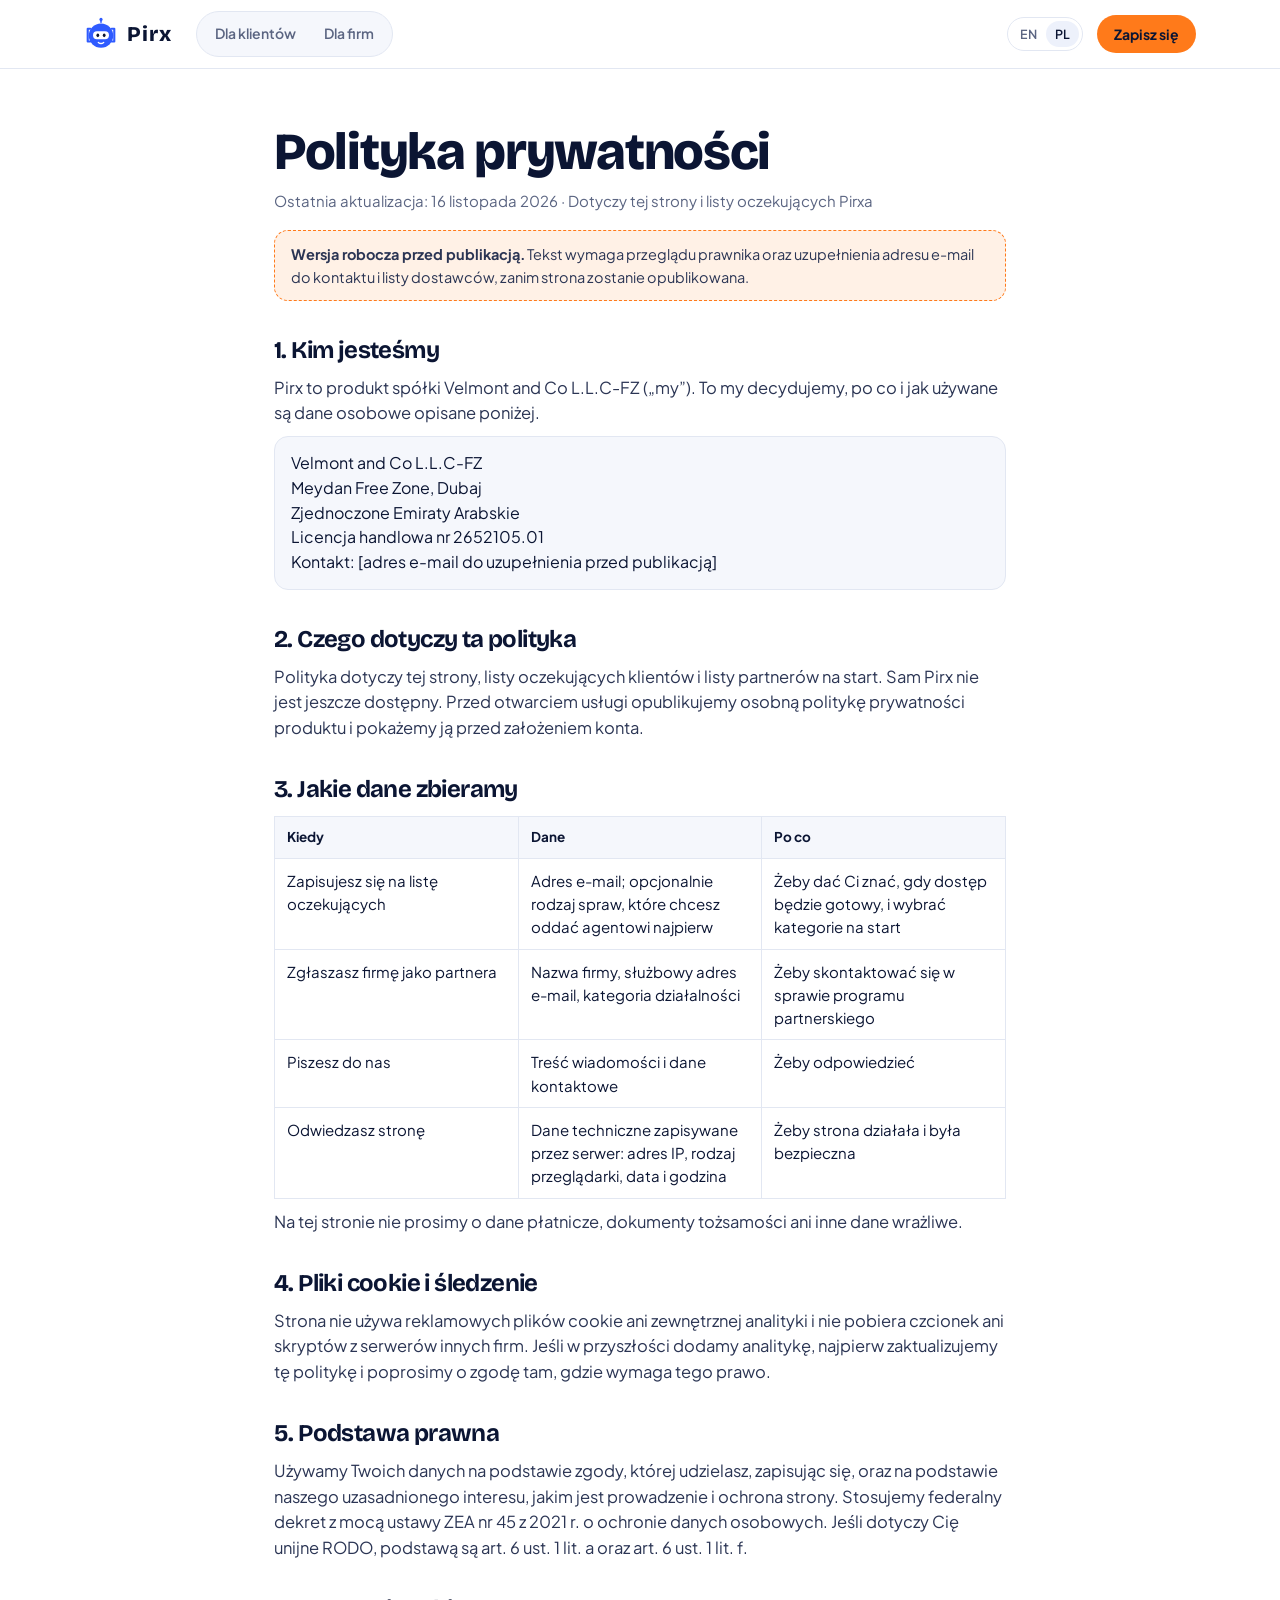
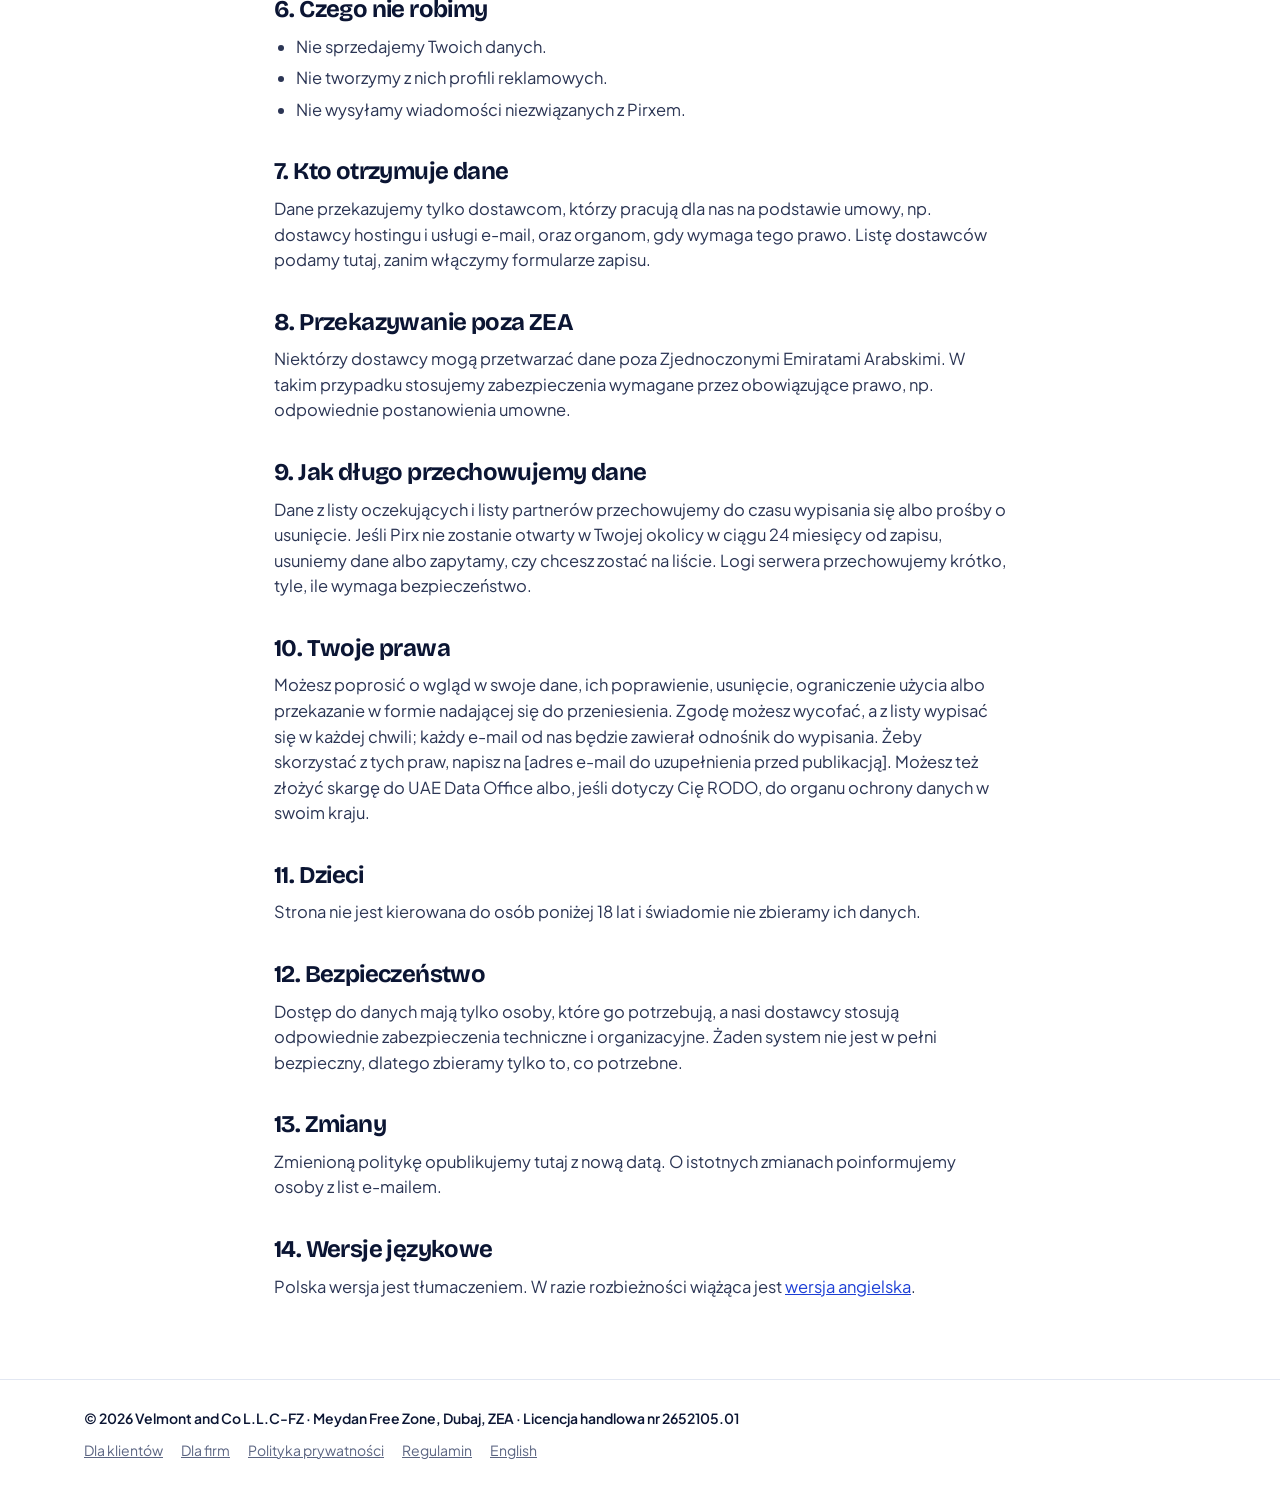
<file: pl-privacy.html>
<!DOCTYPE html>
<html lang="pl">
<head>
<meta charset="utf-8">
<meta name="robots" content="noindex, nofollow">
<meta name="viewport" content="width=device-width, initial-scale=1">
<title>Polityka prywatności · Pirx</title>
<meta name="description" content="Jak Velmont and Co L.L.C-FZ postępuje z danymi osobowymi na stronie Pirxa i liście oczekujących.">
<link rel="canonical" href="https://pirx.chat/pl-privacy.html">
<meta name="theme-color" content="#2f5bff">
<link rel="icon" href="favicon.svg" type="image/svg+xml">
<link rel="alternate" hreflang="pl" href="https://pirx.chat/pl-privacy.html">
<link rel="alternate" hreflang="en" href="https://pirx.chat/privacy.html">
<link rel="stylesheet" href="fonts.css">
<link rel="stylesheet" href="styles.css">
</head>
<body>
<svg width="0" height="0" style="position:absolute" aria-hidden="true"><defs>
  <symbol id="agent" viewBox="0 0 64 64"><path d="M12 22H7v24h5M52 22h5v24h-5" fill="none" stroke="currentColor" stroke-width="4" stroke-linecap="round" stroke-linejoin="round"/><line x1="32" y1="10" x2="32" y2="5" stroke="currentColor" stroke-width="3" stroke-linecap="round"/><circle cx="32" cy="4.5" r="3" fill="currentColor"/><circle cx="32" cy="35" r="23" fill="currentColor"/><rect x="17" y="27" width="30" height="15" rx="7.5" fill="#fff"/><ellipse cx="26" cy="34.5" rx="2.6" ry="3.4" fill="#0b1533"/><ellipse cx="38" cy="34.5" rx="2.6" ry="3.4" fill="#0b1533"/><path d="M27 48q5 4 10 0" fill="none" stroke="#fff" stroke-width="2.6" stroke-linecap="round"/></symbol>
</defs></svg>

<header class="nav">
  <div class="wrap">
    <a class="logo" href="pl.html" aria-label="Pirx, strona główna"><svg aria-hidden="true"><use href="#agent"/></svg>Pirx</a>
    <nav class="aud" aria-label="Dla kogo"><a class="c" href="pl.html">Dla klientów</a><a class="b" href="pl-business.html">Dla firm</a></nav>
    <nav class="lang" aria-label="Język" style="margin-left:auto"><a href="privacy.html" hreflang="en" lang="en">EN</a><a href="pl-privacy.html" aria-current="page">PL</a></nav>
    <a class="btn energy sm" href="pl.html#join">Zapisz się</a>
  </div>
</header>

<main class="legal">
<h1>Polityka prywatności</h1>
<p class="meta">Ostatnia aktualizacja: 16 listopada 2026 · Dotyczy tej strony i listy oczekujących Pirxa</p>
<p class="draft"><b>Wersja robocza przed publikacją.</b> Tekst wymaga przeglądu prawnika oraz uzupełnienia adresu e-mail do kontaktu i listy dostawców, zanim strona zostanie opublikowana.</p>
<h2>1. Kim jesteśmy</h2>
<p>Pirx to produkt spółki Velmont and Co L.L.C-FZ („my”). To my decydujemy, po co i jak używane są dane osobowe opisane poniżej.</p>
<address>Velmont and Co L.L.C-FZ<br>Meydan Free Zone, Dubaj<br>Zjednoczone Emiraty Arabskie<br>Licencja handlowa nr 2652105.01<br>Kontakt: [adres e-mail do uzupełnienia przed publikacją]</address>

<h2>2. Czego dotyczy ta polityka</h2>
<p>Polityka dotyczy tej strony, listy oczekujących klientów i listy partnerów na start. Sam Pirx nie jest jeszcze dostępny. Przed otwarciem usługi opublikujemy osobną politykę prywatności produktu i pokażemy ją przed założeniem konta.</p>

<h2>3. Jakie dane zbieramy</h2>
<table>
<tr><th>Kiedy</th><th>Dane</th><th>Po co</th></tr>
<tr><td>Zapisujesz się na listę oczekujących</td><td>Adres e-mail; opcjonalnie rodzaj spraw, które chcesz oddać agentowi najpierw</td><td>Żeby dać Ci znać, gdy dostęp będzie gotowy, i wybrać kategorie na start</td></tr>
<tr><td>Zgłaszasz firmę jako partnera</td><td>Nazwa firmy, służbowy adres e-mail, kategoria działalności</td><td>Żeby skontaktować się w sprawie programu partnerskiego</td></tr>
<tr><td>Piszesz do nas</td><td>Treść wiadomości i dane kontaktowe</td><td>Żeby odpowiedzieć</td></tr>
<tr><td>Odwiedzasz stronę</td><td>Dane techniczne zapisywane przez serwer: adres IP, rodzaj przeglądarki, data i godzina</td><td>Żeby strona działała i była bezpieczna</td></tr>
</table>
<p>Na tej stronie nie prosimy o dane płatnicze, dokumenty tożsamości ani inne dane wrażliwe.</p>

<h2>4. Pliki cookie i śledzenie</h2>
<p>Strona nie używa reklamowych plików cookie ani zewnętrznej analityki i nie pobiera czcionek ani skryptów z serwerów innych firm. Jeśli w przyszłości dodamy analitykę, najpierw zaktualizujemy tę politykę i poprosimy o zgodę tam, gdzie wymaga tego prawo.</p>

<h2>5. Podstawa prawna</h2>
<p>Używamy Twoich danych na podstawie zgody, której udzielasz, zapisując się, oraz na podstawie naszego uzasadnionego interesu, jakim jest prowadzenie i ochrona strony. Stosujemy federalny dekret z mocą ustawy ZEA nr 45 z 2021 r. o ochronie danych osobowych. Jeśli dotyczy Cię unijne RODO, podstawą są art. 6 ust. 1 lit. a oraz art. 6 ust. 1 lit. f.</p>

<h2>6. Czego nie robimy</h2>
<ul>
<li>Nie sprzedajemy Twoich danych.</li>
<li>Nie tworzymy z nich profili reklamowych.</li>
<li>Nie wysyłamy wiadomości niezwiązanych z Pirxem.</li>
</ul>

<h2>7. Kto otrzymuje dane</h2>
<p>Dane przekazujemy tylko dostawcom, którzy pracują dla nas na podstawie umowy, np. dostawcy hostingu i usługi e-mail, oraz organom, gdy wymaga tego prawo. Listę dostawców podamy tutaj, zanim włączymy formularze zapisu.</p>

<h2>8. Przekazywanie poza ZEA</h2>
<p>Niektórzy dostawcy mogą przetwarzać dane poza Zjednoczonymi Emiratami Arabskimi. W takim przypadku stosujemy zabezpieczenia wymagane przez obowiązujące prawo, np. odpowiednie postanowienia umowne.</p>

<h2>9. Jak długo przechowujemy dane</h2>
<p>Dane z listy oczekujących i listy partnerów przechowujemy do czasu wypisania się albo prośby o usunięcie. Jeśli Pirx nie zostanie otwarty w Twojej okolicy w ciągu 24 miesięcy od zapisu, usuniemy dane albo zapytamy, czy chcesz zostać na liście. Logi serwera przechowujemy krótko, tyle, ile wymaga bezpieczeństwo.</p>

<h2>10. Twoje prawa</h2>
<p>Możesz poprosić o wgląd w swoje dane, ich poprawienie, usunięcie, ograniczenie użycia albo przekazanie w formie nadającej się do przeniesienia. Zgodę możesz wycofać, a z listy wypisać się w każdej chwili; każdy e-mail od nas będzie zawierał odnośnik do wypisania. Żeby skorzystać z tych praw, napisz na [adres e-mail do uzupełnienia przed publikacją]. Możesz też złożyć skargę do UAE Data Office albo, jeśli dotyczy Cię RODO, do organu ochrony danych w swoim kraju.</p>

<h2>11. Dzieci</h2>
<p>Strona nie jest kierowana do osób poniżej 18 lat i świadomie nie zbieramy ich danych.</p>

<h2>12. Bezpieczeństwo</h2>
<p>Dostęp do danych mają tylko osoby, które go potrzebują, a nasi dostawcy stosują odpowiednie zabezpieczenia techniczne i organizacyjne. Żaden system nie jest w pełni bezpieczny, dlatego zbieramy tylko to, co potrzebne.</p>

<h2>13. Zmiany</h2>
<p>Zmienioną politykę opublikujemy tutaj z nową datą. O istotnych zmianach poinformujemy osoby z list e-mailem.</p>

<h2>14. Wersje językowe</h2>
<p>Polska wersja jest tłumaczeniem. W razie rozbieżności wiążąca jest <a href="privacy.html">wersja angielska</a>.</p>
</main>

<footer>
  <div class="wrap">
    <span class="co">© 2026 Velmont and Co L.L.C-FZ · Meydan Free Zone, Dubaj, ZEA · Licencja handlowa nr 2652105.01</span>
    <span class="links"><a href="pl.html">Dla klientów</a><a href="pl-business.html">Dla firm</a><a href="pl-privacy.html">Polityka prywatności</a><a href="pl-terms.html">Regulamin</a><a href="privacy.html" hreflang="en">English</a></span>
  </div>
</footer>
</body>
</html>
</file>
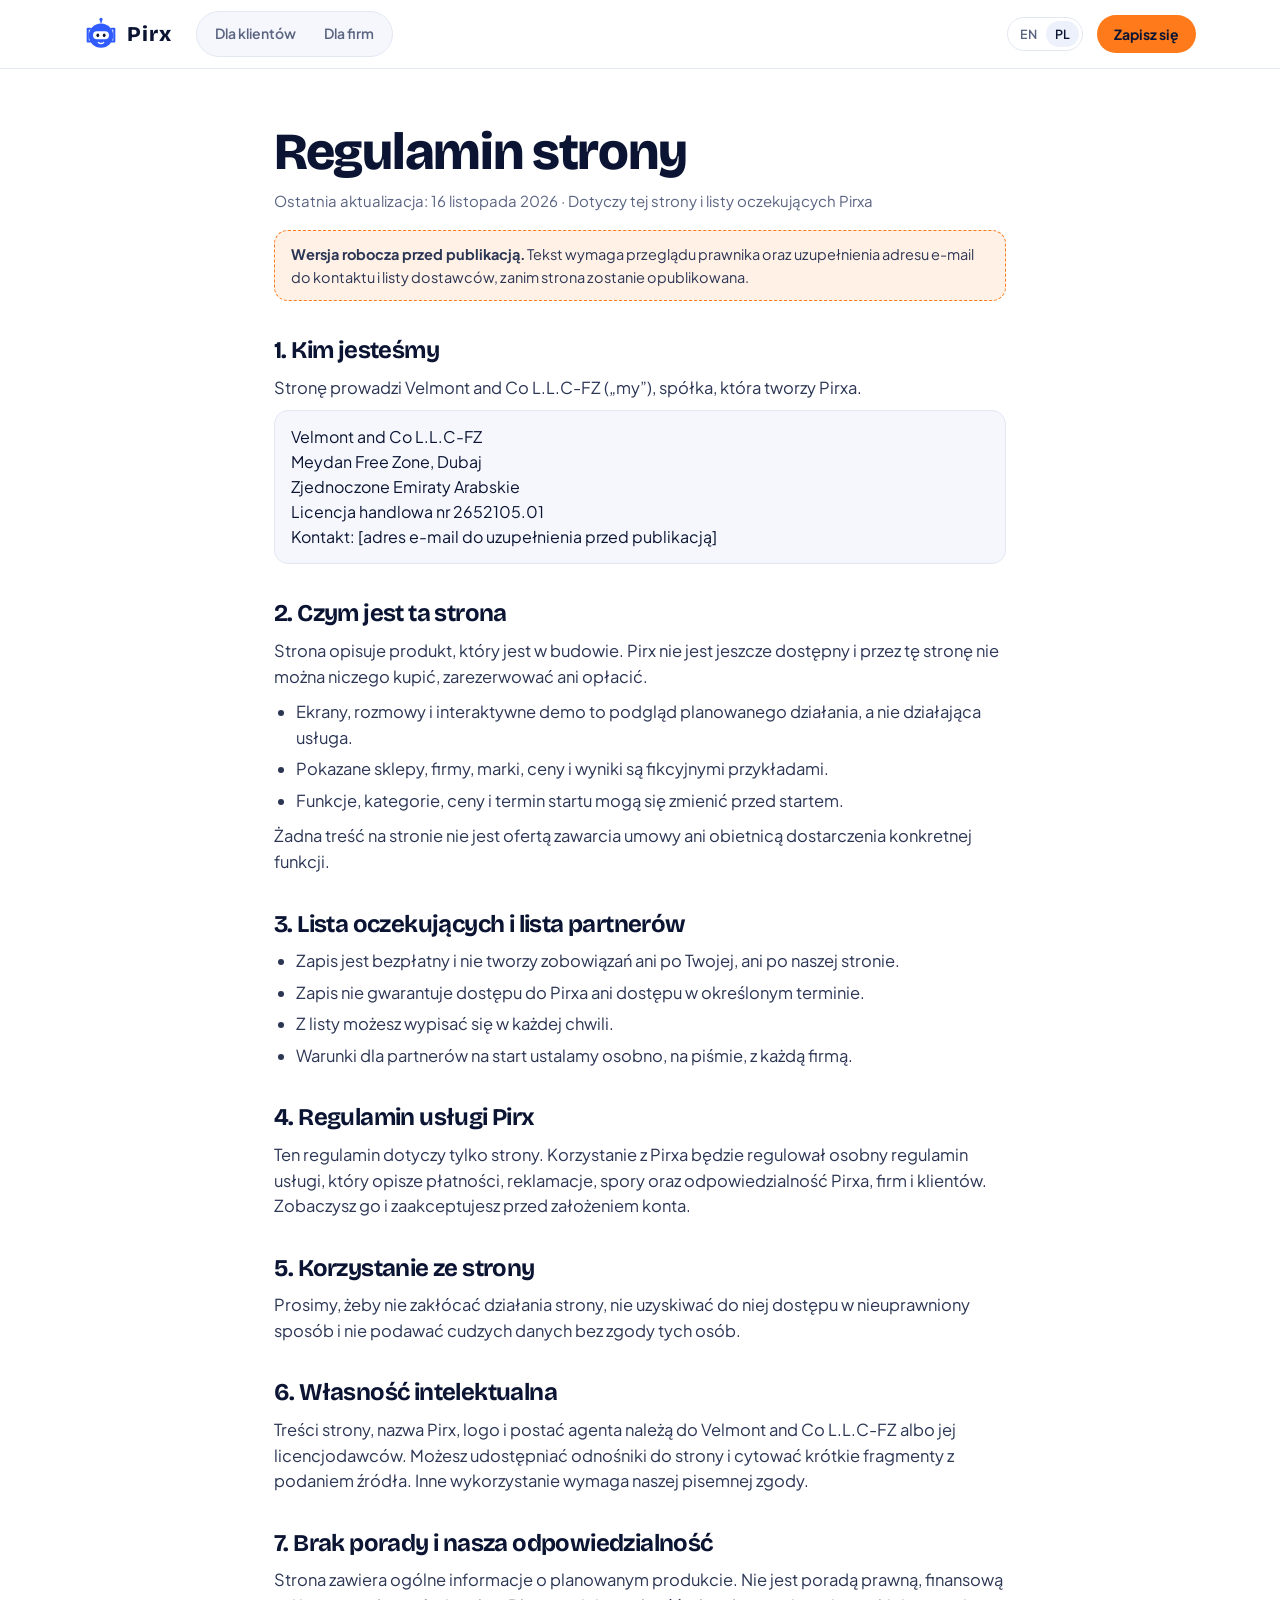
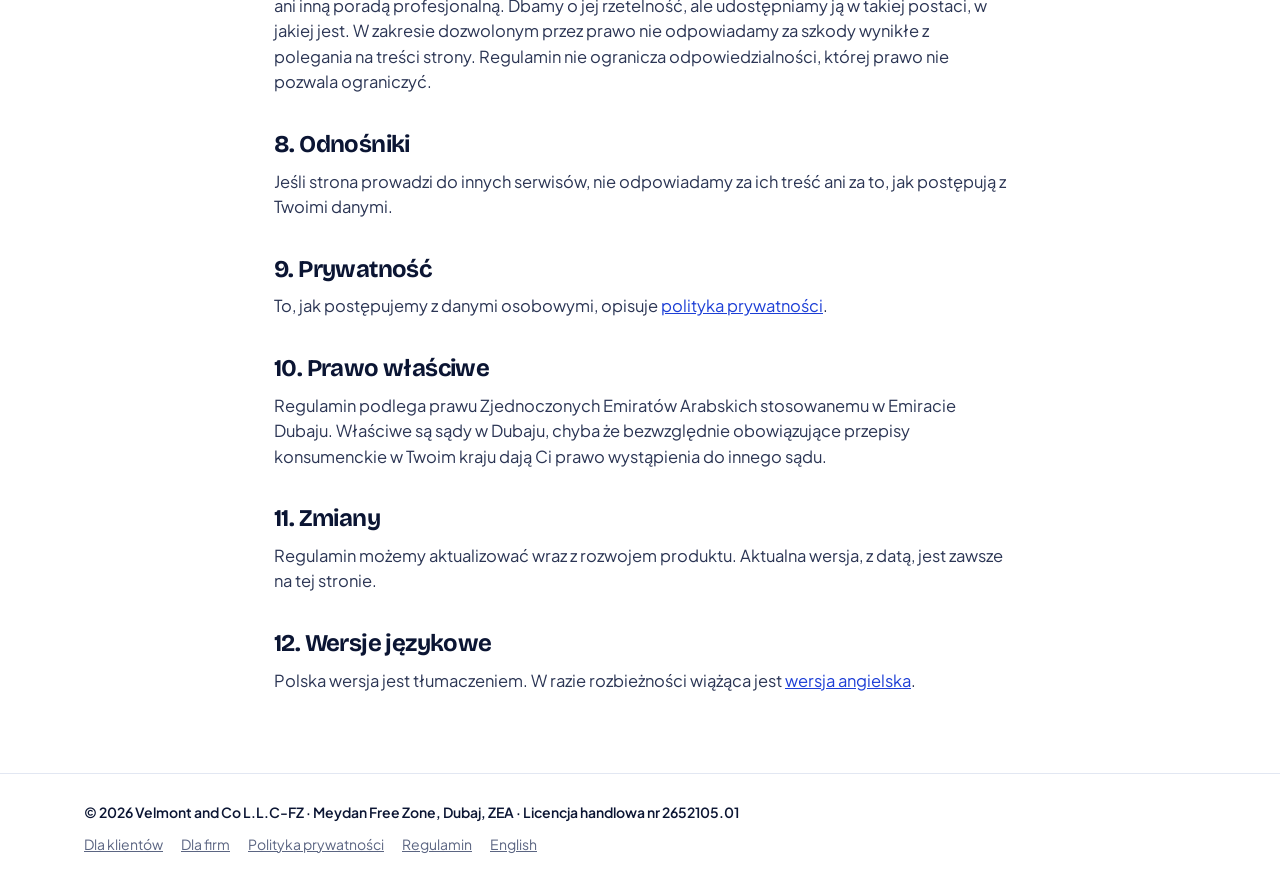
<file: pl-terms.html>
<!DOCTYPE html>
<html lang="pl">
<head>
<meta charset="utf-8">
<meta name="robots" content="noindex, nofollow">
<meta name="viewport" content="width=device-width, initial-scale=1">
<title>Regulamin strony · Pirx</title>
<meta name="description" content="Zasady korzystania ze strony Pirxa oraz zapisu na listę oczekujących i listę partnerów na start.">
<link rel="canonical" href="https://pirx.chat/pl-terms.html">
<meta name="theme-color" content="#2f5bff">
<link rel="icon" href="favicon.svg" type="image/svg+xml">
<link rel="alternate" hreflang="pl" href="https://pirx.chat/pl-terms.html">
<link rel="alternate" hreflang="en" href="https://pirx.chat/terms.html">
<link rel="stylesheet" href="fonts.css">
<link rel="stylesheet" href="styles.css">
</head>
<body>
<svg width="0" height="0" style="position:absolute" aria-hidden="true"><defs>
  <symbol id="agent" viewBox="0 0 64 64"><path d="M12 22H7v24h5M52 22h5v24h-5" fill="none" stroke="currentColor" stroke-width="4" stroke-linecap="round" stroke-linejoin="round"/><line x1="32" y1="10" x2="32" y2="5" stroke="currentColor" stroke-width="3" stroke-linecap="round"/><circle cx="32" cy="4.5" r="3" fill="currentColor"/><circle cx="32" cy="35" r="23" fill="currentColor"/><rect x="17" y="27" width="30" height="15" rx="7.5" fill="#fff"/><ellipse cx="26" cy="34.5" rx="2.6" ry="3.4" fill="#0b1533"/><ellipse cx="38" cy="34.5" rx="2.6" ry="3.4" fill="#0b1533"/><path d="M27 48q5 4 10 0" fill="none" stroke="#fff" stroke-width="2.6" stroke-linecap="round"/></symbol>
</defs></svg>

<header class="nav">
  <div class="wrap">
    <a class="logo" href="pl.html" aria-label="Pirx, strona główna"><svg aria-hidden="true"><use href="#agent"/></svg>Pirx</a>
    <nav class="aud" aria-label="Dla kogo"><a class="c" href="pl.html">Dla klientów</a><a class="b" href="pl-business.html">Dla firm</a></nav>
    <nav class="lang" aria-label="Język" style="margin-left:auto"><a href="terms.html" hreflang="en" lang="en">EN</a><a href="pl-terms.html" aria-current="page">PL</a></nav>
    <a class="btn energy sm" href="pl.html#join">Zapisz się</a>
  </div>
</header>

<main class="legal">
<h1>Regulamin strony</h1>
<p class="meta">Ostatnia aktualizacja: 16 listopada 2026 · Dotyczy tej strony i listy oczekujących Pirxa</p>
<p class="draft"><b>Wersja robocza przed publikacją.</b> Tekst wymaga przeglądu prawnika oraz uzupełnienia adresu e-mail do kontaktu i listy dostawców, zanim strona zostanie opublikowana.</p>
<h2>1. Kim jesteśmy</h2>
<p>Stronę prowadzi Velmont and Co L.L.C-FZ („my”), spółka, która tworzy Pirxa.</p>
<address>Velmont and Co L.L.C-FZ<br>Meydan Free Zone, Dubaj<br>Zjednoczone Emiraty Arabskie<br>Licencja handlowa nr 2652105.01<br>Kontakt: [adres e-mail do uzupełnienia przed publikacją]</address>

<h2>2. Czym jest ta strona</h2>
<p>Strona opisuje produkt, który jest w budowie. Pirx nie jest jeszcze dostępny i przez tę stronę nie można niczego kupić, zarezerwować ani opłacić.</p>
<ul>
<li>Ekrany, rozmowy i interaktywne demo to podgląd planowanego działania, a nie działająca usługa.</li>
<li>Pokazane sklepy, firmy, marki, ceny i wyniki są fikcyjnymi przykładami.</li>
<li>Funkcje, kategorie, ceny i termin startu mogą się zmienić przed startem.</li>
</ul>
<p>Żadna treść na stronie nie jest ofertą zawarcia umowy ani obietnicą dostarczenia konkretnej funkcji.</p>

<h2>3. Lista oczekujących i lista partnerów</h2>
<ul>
<li>Zapis jest bezpłatny i nie tworzy zobowiązań ani po Twojej, ani po naszej stronie.</li>
<li>Zapis nie gwarantuje dostępu do Pirxa ani dostępu w określonym terminie.</li>
<li>Z listy możesz wypisać się w każdej chwili.</li>
<li>Warunki dla partnerów na start ustalamy osobno, na piśmie, z każdą firmą.</li>
</ul>

<h2>4. Regulamin usługi Pirx</h2>
<p>Ten regulamin dotyczy tylko strony. Korzystanie z Pirxa będzie regulował osobny regulamin usługi, który opisze płatności, reklamacje, spory oraz odpowiedzialność Pirxa, firm i klientów. Zobaczysz go i zaakceptujesz przed założeniem konta.</p>

<h2>5. Korzystanie ze strony</h2>
<p>Prosimy, żeby nie zakłócać działania strony, nie uzyskiwać do niej dostępu w nieuprawniony sposób i nie podawać cudzych danych bez zgody tych osób.</p>

<h2>6. Własność intelektualna</h2>
<p>Treści strony, nazwa Pirx, logo i postać agenta należą do Velmont and Co L.L.C-FZ albo jej licencjodawców. Możesz udostępniać odnośniki do strony i cytować krótkie fragmenty z podaniem źródła. Inne wykorzystanie wymaga naszej pisemnej zgody.</p>

<h2>7. Brak porady i nasza odpowiedzialność</h2>
<p>Strona zawiera ogólne informacje o planowanym produkcie. Nie jest poradą prawną, finansową ani inną poradą profesjonalną. Dbamy o jej rzetelność, ale udostępniamy ją w takiej postaci, w jakiej jest. W zakresie dozwolonym przez prawo nie odpowiadamy za szkody wynikłe z polegania na treści strony. Regulamin nie ogranicza odpowiedzialności, której prawo nie pozwala ograniczyć.</p>

<h2>8. Odnośniki</h2>
<p>Jeśli strona prowadzi do innych serwisów, nie odpowiadamy za ich treść ani za to, jak postępują z Twoimi danymi.</p>

<h2>9. Prywatność</h2>
<p>To, jak postępujemy z danymi osobowymi, opisuje <a href="pl-privacy.html">polityka prywatności</a>.</p>

<h2>10. Prawo właściwe</h2>
<p>Regulamin podlega prawu Zjednoczonych Emiratów Arabskich stosowanemu w Emiracie Dubaju. Właściwe są sądy w Dubaju, chyba że bezwzględnie obowiązujące przepisy konsumenckie w Twoim kraju dają Ci prawo wystąpienia do innego sądu.</p>

<h2>11. Zmiany</h2>
<p>Regulamin możemy aktualizować wraz z rozwojem produktu. Aktualna wersja, z datą, jest zawsze na tej stronie.</p>

<h2>12. Wersje językowe</h2>
<p>Polska wersja jest tłumaczeniem. W razie rozbieżności wiążąca jest <a href="terms.html">wersja angielska</a>.</p>
</main>

<footer>
  <div class="wrap">
    <span class="co">© 2026 Velmont and Co L.L.C-FZ · Meydan Free Zone, Dubaj, ZEA · Licencja handlowa nr 2652105.01</span>
    <span class="links"><a href="pl.html">Dla klientów</a><a href="pl-business.html">Dla firm</a><a href="pl-privacy.html">Polityka prywatności</a><a href="pl-terms.html">Regulamin</a><a href="terms.html" hreflang="en">English</a></span>
  </div>
</footer>
</body>
</html>
</file>
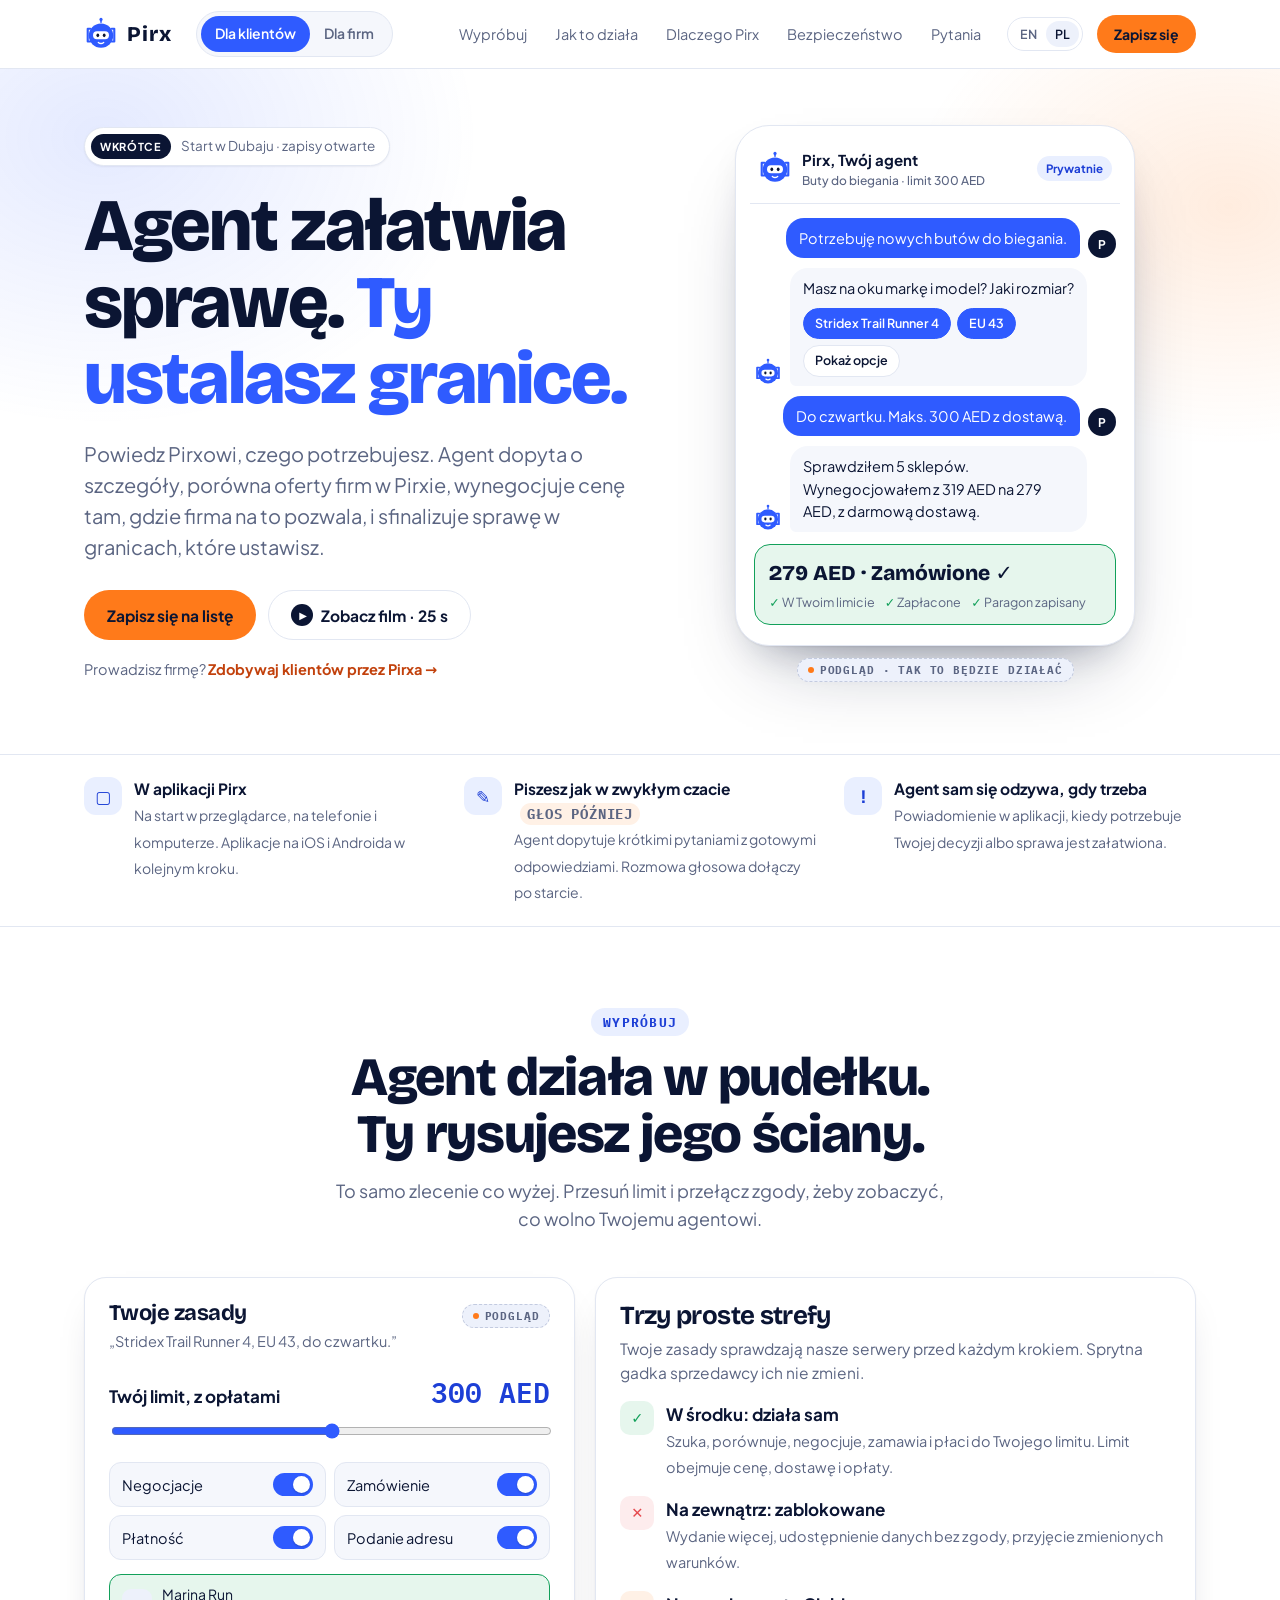
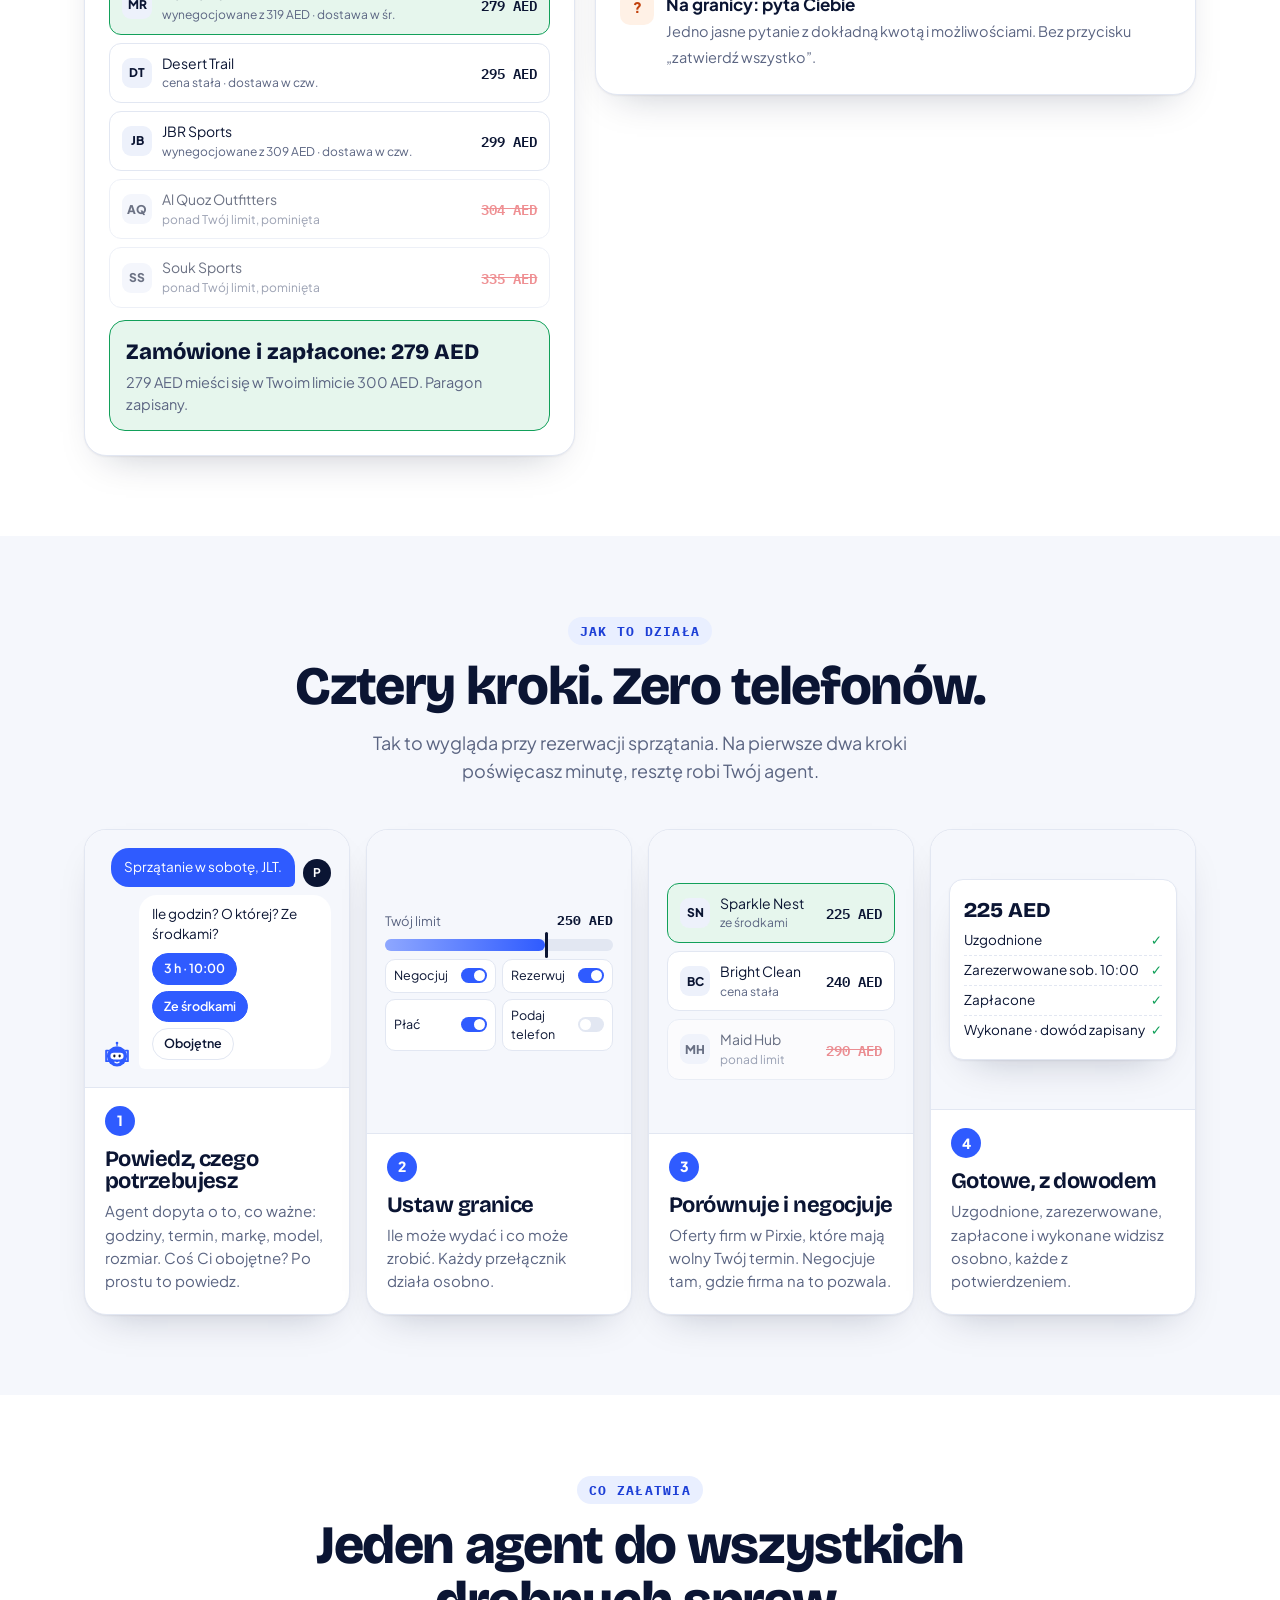
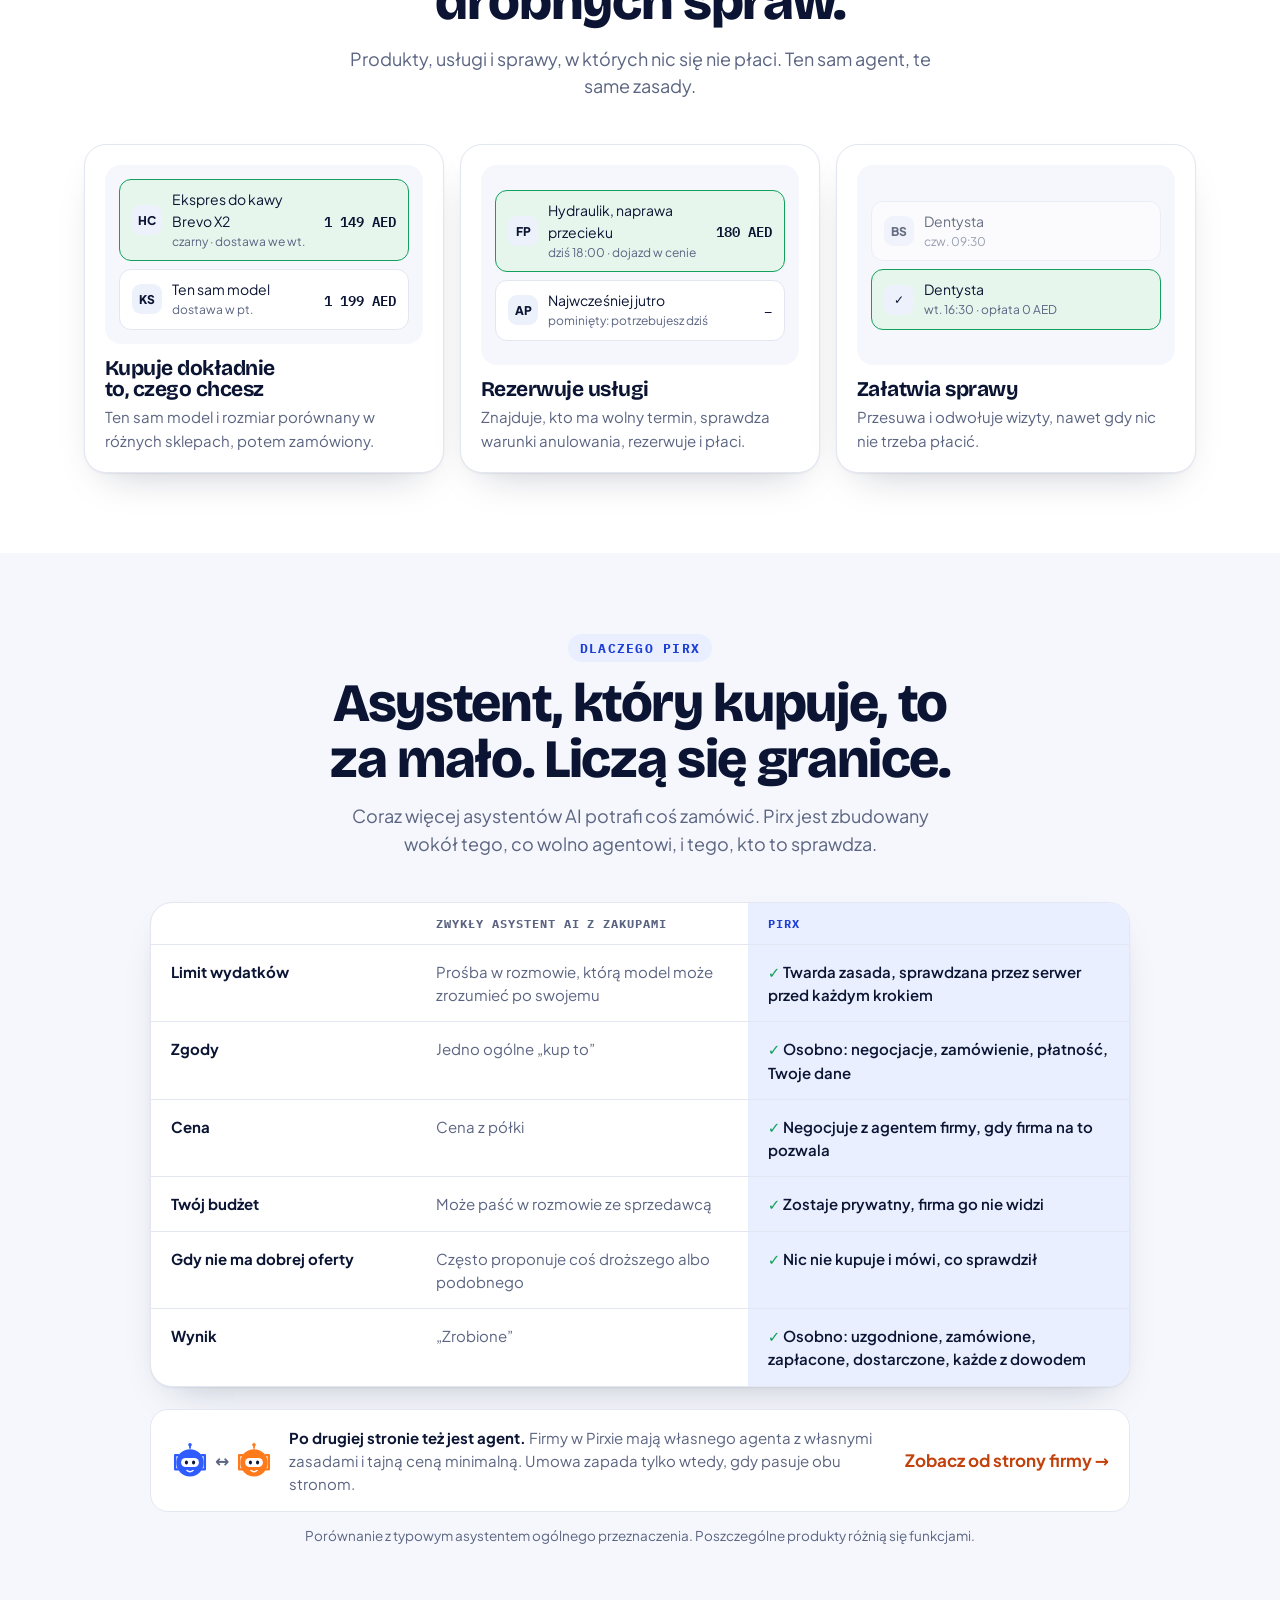
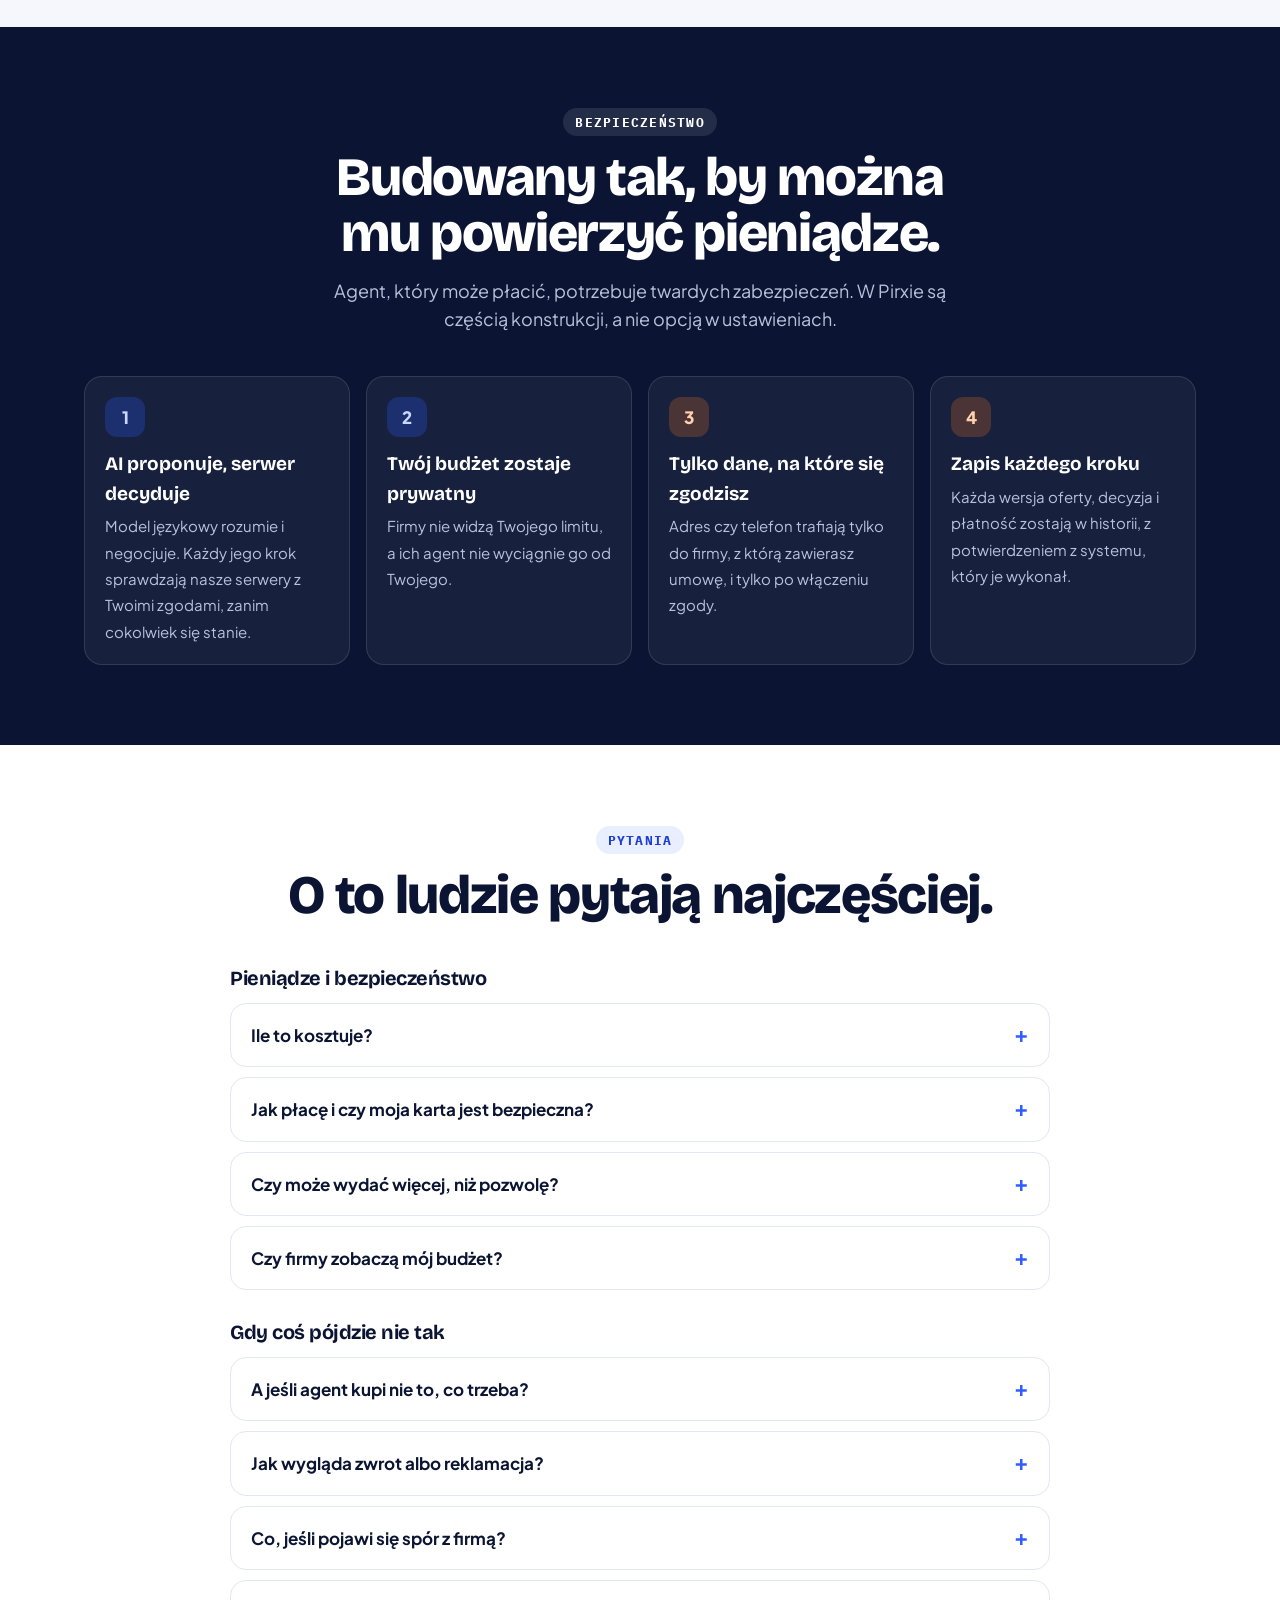
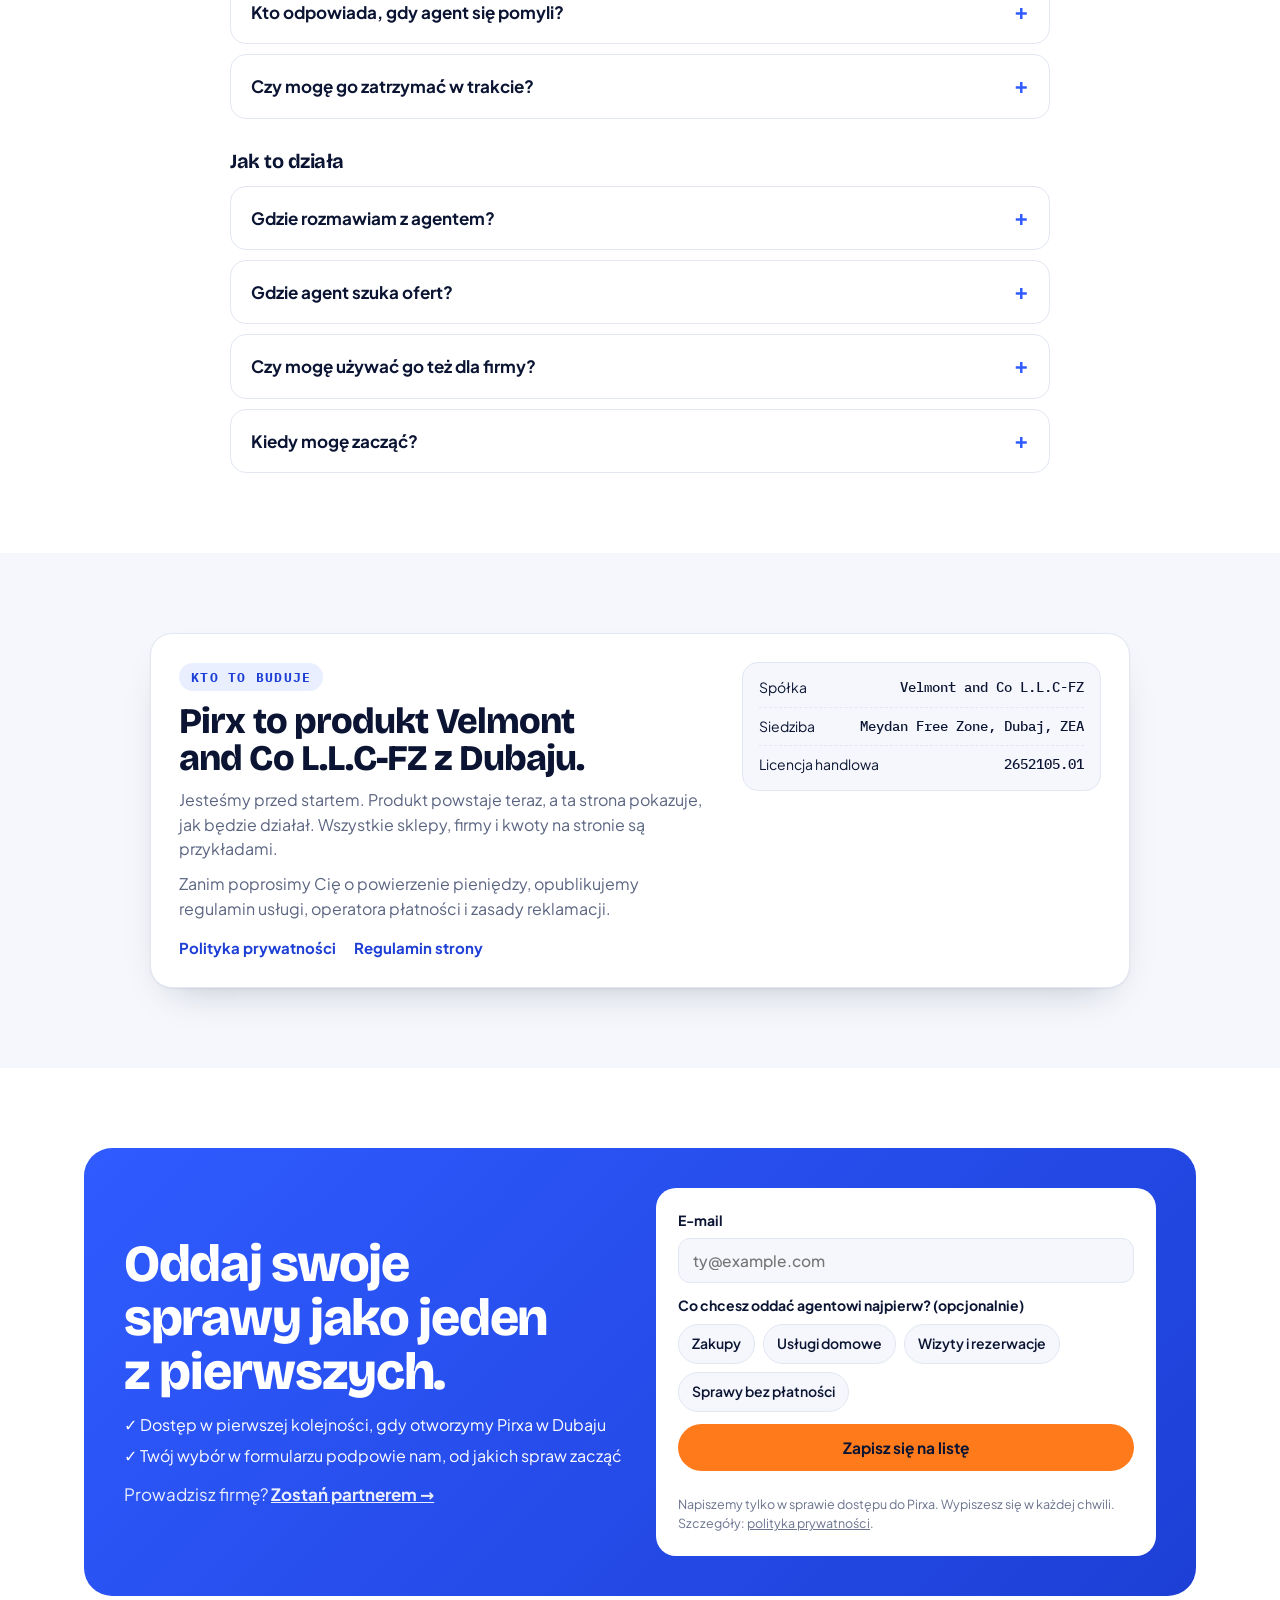
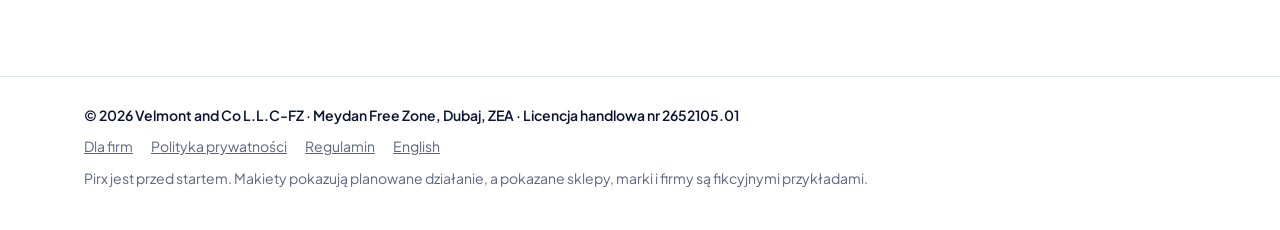
<file: pl.html>
<!DOCTYPE html>
<html lang="pl">
<head>
<meta charset="utf-8">
<meta name="robots" content="noindex, nofollow">
<meta name="viewport" content="width=device-width, initial-scale=1">
<title>Pirx dla klientów: agent załatwia sprawę, Ty ustalasz granice</title>
<meta name="description" content="Powiedz Pirxowi, czego potrzebujesz. Porówna oferty firm w Pirxie, wynegocjuje i sfinalizuje sprawę w granicach, które ustalisz. Wkrótce w Dubaju.">
<meta property="og:title" content="Pirx: agent załatwia sprawę, Ty ustalasz granice">
<meta property="og:description" content="Agent AI, który kupuje, rezerwuje i załatwia sprawy za Ciebie, w granicach Twoich zasad. Wkrótce w Dubaju.">
<meta property="og:type" content="website">
<meta property="og:url" content="https://pirx.chat/pl.html">
<meta property="og:image" content="https://pirx.chat/og-pl.png">
<meta property="og:image:width" content="1200">
<meta property="og:image:height" content="630">
<meta name="twitter:card" content="summary_large_image">
<link rel="canonical" href="https://pirx.chat/pl.html">
<meta name="theme-color" content="#2f5bff">
<link rel="icon" href="favicon.svg" type="image/svg+xml">
<link rel="alternate" hreflang="en" href="https://pirx.chat/">
<link rel="alternate" hreflang="pl" href="https://pirx.chat/pl.html">
<link rel="preload" href="fonts/plus-jakarta-sans-latin.woff2" as="font" type="font/woff2" crossorigin>
<link rel="preload" href="fonts/bricolage-grotesque-latin.woff2" as="font" type="font/woff2" crossorigin>
<link rel="stylesheet" href="fonts.css">
<link rel="stylesheet" href="styles.css">
</head>
<body class="has-mcta">
<svg width="0" height="0" style="position:absolute" aria-hidden="true"><defs>
  <symbol id="agent" viewBox="0 0 64 64"><path d="M12 22H7v24h5M52 22h5v24h-5" fill="none" stroke="currentColor" stroke-width="4" stroke-linecap="round" stroke-linejoin="round"/><line x1="32" y1="10" x2="32" y2="5" stroke="currentColor" stroke-width="3" stroke-linecap="round"/><circle cx="32" cy="4.5" r="3" fill="currentColor"/><circle cx="32" cy="35" r="23" fill="currentColor"/><rect x="17" y="27" width="30" height="15" rx="7.5" fill="#fff"/><ellipse cx="26" cy="34.5" rx="2.6" ry="3.4" fill="#0b1533"/><ellipse cx="38" cy="34.5" rx="2.6" ry="3.4" fill="#0b1533"/><path d="M27 48q5 4 10 0" fill="none" stroke="#fff" stroke-width="2.6" stroke-linecap="round"/></symbol>
</defs></svg>

<header class="nav">
  <div class="wrap">
    <a class="logo" href="#top" aria-label="Pirx, strona główna"><svg aria-hidden="true"><use href="#agent"/></svg>Pirx</a>
    <nav class="aud" aria-label="Dla kogo"><a class="c" href="pl.html" aria-current="page">Dla klientów</a><a class="b" href="pl-business.html">Dla firm</a></nav>
    <nav class="nav-links" aria-label="Sekcje"><a href="#try">Wypróbuj</a><a href="#how">Jak to działa</a><a href="#why">Dlaczego Pirx</a><a href="#safety">Bezpieczeństwo</a><a href="#faq">Pytania</a></nav>
    <nav class="lang" aria-label="Język"><a href="index.html" hreflang="en" lang="en">EN</a><a href="pl.html" aria-current="page">PL</a></nav>
    <a class="btn energy sm" href="#join">Zapisz się</a>
  </div>
</header>

<main id="top">
  <div class="hero">
    <div class="wrap hero-grid">
      <div>
        <span class="pill"><b>WKRÓTCE</b> Start w Dubaju · zapisy otwarte</span>
        <h1>Agent załatwia sprawę. <span class="c">Ty ustalasz granice.</span></h1>
        <p class="sub">Powiedz Pirxowi, czego potrzebujesz. Agent dopyta o szczegóły, porówna oferty firm w Pirxie, wynegocjuje cenę tam, gdzie firma na to pozwala, i sfinalizuje sprawę w granicach, które ustawisz.</p>
        <div class="cta-row">
          <a class="btn energy" href="#join">Zapisz się na listę</a>
          <button class="btn ghost" type="button" data-film><span class="play" aria-hidden="true">▶</span> Zobacz film · 25 s</button>
        </div>
        <p class="switch-note b">Prowadzisz firmę? <a href="pl-business.html">Zdobywaj klientów przez Pirxa →</a></p>
      </div>
      <div class="phone-wrap">
        <div class="phone" role="img" aria-label="Podgląd aplikacji Pirx: prosisz o konkretne buty do biegania, agent dopytuje o szczegóły i kupuje je za 279 AED, w ramach limitu 300 AED.">
          <div class="phone-top"><svg class="mini" style="width:34px;height:34px;color:var(--blue)" aria-hidden="true"><use href="#agent"/></svg><div><b>Pirx, Twój agent</b><small>Buty do biegania · limit 300 AED</small></div><span class="ctx">Prywatnie</span></div>
          <div class="thread anim">
            <div class="msg me"><div class="you-dot">P</div><div class="bubble">Potrzebuję nowych butów do biegania.</div></div>
            <div class="msg"><svg class="mini" style="color:var(--blue)" aria-hidden="true"><use href="#agent"/></svg><div class="bubble">Masz na oku markę i model? Jaki rozmiar?<div class="qr"><span class="sel">Stridex Trail Runner 4</span><span class="sel">EU 43</span><span>Pokaż opcje</span></div></div></div>
            <div class="msg me"><div class="you-dot">P</div><div class="bubble">Do czwartku. Maks. 300 AED z dostawą.</div></div>
            <div class="msg"><svg class="mini" style="color:var(--blue)" aria-hidden="true"><use href="#agent"/></svg><div class="bubble">Sprawdziłem 5 sklepów. Wynegocjowałem z 319 AED na 279 AED, z darmową dostawą.</div></div>
            <div class="result"><div class="big num">279 AED · Zamówione ✓</div><div class="ticks"><span>W Twoim limicie</span><span>Zapłacone</span><span>Paragon zapisany</span></div></div>
          </div>
        </div>
        <span class="ptag">Podgląd · tak to będzie działać</span>
      </div>
    </div>
  </div>

  <div class="chan" aria-label="Gdzie rozmawiasz z agentem">
    <div class="wrap">
      <div class="chan-item"><span class="ic" aria-hidden="true">▢</span><div><b>W aplikacji Pirx</b><span>Na start w przeglądarce, na telefonie i komputerze. Aplikacje na iOS i Androida w kolejnym kroku.</span></div></div>
      <div class="chan-item"><span class="ic" aria-hidden="true">✎</span><div><b>Piszesz jak w zwykłym czacie <span class="soon">głos później</span></b><span>Agent dopytuje krótkimi pytaniami z gotowymi odpowiedziami. Rozmowa głosowa dołączy po starcie.</span></div></div>
      <div class="chan-item"><span class="ic" aria-hidden="true">!</span><div><b>Agent sam się odzywa, gdy trzeba</b><span>Powiadomienie w aplikacji, kiedy potrzebuje Twojej decyzji albo sprawa jest załatwiona.</span></div></div>
    </div>
  </div>

  <section id="try">
    <div class="wrap">
      <div class="head">
        <span class="kicker">Wypróbuj</span>
        <h2>Agent działa w pudełku. Ty rysujesz jego ściany.</h2>
        <p>To samo zlecenie co wyżej. Przesuń limit i przełącz zgody, żeby zobaczyć, co wolno Twojemu agentowi.</p>
      </div>
      <div class="rt">
        <div class="try">
          <span class="ptag">Podgląd</span>
          <h3>Twoje zasady</h3>
          <p class="req">„Stridex Trail Runner 4, EU 43, do czwartku.”</p>
          <div class="lim-top"><label for="limit">Twój limit, z opłatami</label><output class="lim-val" id="limitOut" for="limit">300 AED</output></div>
          <input type="range" id="limit" min="200" max="400" step="5" value="300">
          <div class="perm-grid" role="group" aria-label="Co wolno Twojemu agentowi">
            <label class="perm" for="pNeg">Negocjacje <input type="checkbox" id="pNeg" checked></label>
            <label class="perm" for="pOrder">Zamówienie <input type="checkbox" id="pOrder" checked></label>
            <label class="perm" for="pPay">Płatność <input type="checkbox" id="pPay" checked></label>
            <label class="perm" for="pAddr">Podanie adresu <input type="checkbox" id="pAddr" checked></label>
          </div>
          <div class="offers" id="offers" aria-live="polite"></div>
          <div class="verdict" id="verdict"><div class="vh" id="vHead">Zamówione i zapłacone: 279 AED</div><div class="vw" id="vWhy"></div></div>
        </div>
        <div class="box-ex">
          <h3>Trzy proste strefy</h3>
          <p>Twoje zasady sprawdzają nasze serwery przed każdym krokiem. Sprytna gadka sprzedawcy ich nie zmieni.</p>
          <div class="zone in"><span class="ic">✓</span><div><b>W środku: działa sam</b><span>Szuka, porównuje, negocjuje, zamawia i płaci do Twojego limitu. Limit obejmuje cenę, dostawę i opłaty.</span></div></div>
          <div class="zone out"><span class="ic">✕</span><div><b>Na zewnątrz: zablokowane</b><span>Wydanie więcej, udostępnienie danych bez zgody, przyjęcie zmienionych warunków.</span></div></div>
          <div class="zone edge"><span class="ic">?</span><div><b>Na granicy: pyta Ciebie</b><span>Jedno jasne pytanie z dokładną kwotą i możliwościami. Bez przycisku „zatwierdź wszystko”.</span></div></div>
        </div>
      </div>
    </div>
  </section>

  <section class="tint" id="how">
    <div class="wrap">
      <div class="head">
        <span class="kicker">Jak to działa</span>
        <h2>Cztery kroki. Zero telefonów.</h2>
        <p>Tak to wygląda przy rezerwacji sprzątania. Na pierwsze dwa kroki poświęcasz minutę, resztę robi Twój agent.</p>
      </div>
      <div class="steps">
        <div class="step">
          <div class="art">
            <div class="msg me" style="max-width:100%"><div class="you-dot">P</div><div class="bubble" style="font-size:13.5px">Sprzątanie w sobotę, JLT.</div></div>
            <div class="msg" style="max-width:100%"><svg class="mini" style="color:var(--blue)" aria-hidden="true"><use href="#agent"/></svg><div class="bubble" style="font-size:13.5px;background:#fff">Ile godzin? O której? Ze środkami?<div class="qr"><span class="sel">3 h · 10:00</span><span class="sel">Ze środkami</span><span>Obojętne</span></div></div></div>
          </div>
          <div class="txt"><span class="n">1</span><h3>Powiedz, czego potrzebujesz</h3><p>Agent dopyta o to, co ważne: godziny, termin, markę, model, rozmiar. Coś Ci obojętne? Po prostu to powiedz.</p></div>
        </div>
        <div class="step">
          <div class="art">
            <div class="limitbar"><div class="lab"><span>Twój limit</span><b>250 AED</b></div><div class="bar"><i></i><s></s></div></div>
            <div class="toggles"><div class="tg">Negocjuj <span class="sw"></span></div><div class="tg">Rezerwuj <span class="sw"></span></div><div class="tg">Płać <span class="sw"></span></div><div class="tg">Podaj telefon <span class="sw off"></span></div></div>
          </div>
          <div class="txt"><span class="n">2</span><h3>Ustaw granice</h3><p>Ile może wydać i co może zrobić. Każdy przełącznik działa osobno.</p></div>
        </div>
        <div class="step">
          <div class="art">
            <div class="row best"><span class="tag">SN</span><span class="grow">Sparkle Nest<small>ze środkami</small></span><span class="price">225 AED</span></div>
            <div class="row"><span class="tag">BC</span><span class="grow">Bright Clean<small>cena stała</small></span><span class="price">240 AED</span></div>
            <div class="row over"><span class="tag">MH</span><span class="grow">Maid Hub<small>ponad limit</small></span><span class="price">290 AED</span></div>
          </div>
          <div class="txt"><span class="n">3</span><h3>Porównuje i negocjuje</h3><p>Oferty firm w Pirxie, które mają wolny Twój termin. Negocjuje tam, gdzie firma na to pozwala.</p></div>
        </div>
        <div class="step">
          <div class="art">
            <div class="receipt"><div class="total num">225 AED</div><div class="ln"><span>Uzgodnione</span><span>✓</span></div><div class="ln"><span>Zarezerwowane sob. 10:00</span><span>✓</span></div><div class="ln"><span>Zapłacone</span><span>✓</span></div><div class="ln"><span>Wykonane · dowód zapisany</span><span>✓</span></div></div>
          </div>
          <div class="txt"><span class="n">4</span><h3>Gotowe, z dowodem</h3><p>Uzgodnione, zarezerwowane, zapłacone i wykonane widzisz osobno, każde z potwierdzeniem.</p></div>
        </div>
      </div>
    </div>
  </section>

  <section id="uses">
    <div class="wrap">
      <div class="head">
        <span class="kicker">Co załatwia</span>
        <h2>Jeden agent do wszystkich drobnych spraw.</h2>
        <p>Produkty, usługi i sprawy, w których nic się nie płaci. Ten sam agent, te same zasady.</p>
      </div>
      <div class="bento three">
        <div class="tile w2">
          <div class="stage"><div class="row best"><span class="tag">HC</span><span class="grow">Ekspres do kawy Brevo X2<small>czarny · dostawa we wt.</small></span><span class="price">1&nbsp;149 AED</span></div><div class="row"><span class="tag">KS</span><span class="grow">Ten sam model<small>dostawa w pt.</small></span><span class="price">1&nbsp;199 AED</span></div></div>
          <div><h3>Kupuje dokładnie to, czego chcesz</h3><p>Ten sam model i rozmiar porównany w różnych sklepach, potem zamówiony.</p></div>
        </div>
        <div class="tile w2">
          <div class="stage"><div class="row best"><span class="tag">FP</span><span class="grow">Hydraulik, naprawa przecieku<small>dziś 18:00 · dojazd w cenie</small></span><span class="price">180 AED</span></div><div class="row"><span class="tag">AP</span><span class="grow">Najwcześniej jutro<small>pominięty: potrzebujesz dziś</small></span><span class="price">–</span></div></div>
          <div><h3>Rezerwuje usługi</h3><p>Znajduje, kto ma wolny termin, sprawdza warunki anulowania, rezerwuje i płaci.</p></div>
        </div>
        <div class="tile w2">
          <div class="stage"><div class="row over"><span class="tag">BS</span><span class="grow">Dentysta<small>czw. 09:30</small></span></div><div class="row best"><span class="tag">✓</span><span class="grow">Dentysta<small>wt. 16:30 · opłata 0 AED</small></span></div></div>
          <div><h3>Załatwia sprawy</h3><p>Przesuwa i odwołuje wizyty, nawet gdy nic nie trzeba płacić.</p></div>
        </div>
      </div>
    </div>
  </section>

  <section class="tint" id="why">
    <div class="wrap">
      <div class="head">
        <span class="kicker">Dlaczego Pirx</span>
        <h2>Asystent, który kupuje, to za mało. Liczą się granice.</h2>
        <p>Coraz więcej asystentów AI potrafi coś zamówić. Pirx jest zbudowany wokół tego, co wolno agentowi, i tego, kto to sprawdza.</p>
      </div>
      <div class="cmp" role="table" aria-label="Porównanie: zwykły asystent AI z zakupami i Pirx">
        <div class="cmp-row h" role="row"><div role="columnheader"></div><div role="columnheader">Zwykły asystent AI z zakupami</div><div class="p" role="columnheader">Pirx</div></div>
        <div class="cmp-row" role="row"><div class="k" role="rowheader">Limit wydatków</div><div class="o" role="cell" data-l="Zwykle">Prośba w rozmowie, którą model może zrozumieć po swojemu</div><div class="p" role="cell">Twarda zasada, sprawdzana przez serwer przed każdym krokiem</div></div>
        <div class="cmp-row" role="row"><div class="k" role="rowheader">Zgody</div><div class="o" role="cell" data-l="Zwykle">Jedno ogólne „kup to”</div><div class="p" role="cell">Osobno: negocjacje, zamówienie, płatność, Twoje dane</div></div>
        <div class="cmp-row" role="row"><div class="k" role="rowheader">Cena</div><div class="o" role="cell" data-l="Zwykle">Cena z półki</div><div class="p" role="cell">Negocjuje z agentem firmy, gdy firma na to pozwala</div></div>
        <div class="cmp-row" role="row"><div class="k" role="rowheader">Twój budżet</div><div class="o" role="cell" data-l="Zwykle">Może paść w rozmowie ze sprzedawcą</div><div class="p" role="cell">Zostaje prywatny, firma go nie widzi</div></div>
        <div class="cmp-row" role="row"><div class="k" role="rowheader">Gdy nie ma dobrej oferty</div><div class="o" role="cell" data-l="Zwykle">Często proponuje coś droższego albo podobnego</div><div class="p" role="cell">Nic nie kupuje i mówi, co sprawdził</div></div>
        <div class="cmp-row" role="row"><div class="k" role="rowheader">Wynik</div><div class="o" role="cell" data-l="Zwykle">„Zrobione”</div><div class="p" role="cell">Osobno: uzgodnione, zamówione, zapłacone, dostarczone, każde z dowodem</div></div>
      </div>
      <div class="two">
        <div class="pair" aria-hidden="true"><svg style="color:var(--blue)"><use href="#agent"/></svg><span class="x">↔</span><svg style="color:var(--orange)"><use href="#agent"/></svg></div>
        <p><b>Po drugiej stronie też jest agent.</b> Firmy w Pirxie mają własnego agenta z własnymi zasadami i tajną ceną minimalną. Umowa zapada tylko wtedy, gdy pasuje obu stronom.</p>
        <a href="pl-business.html#meet" style="color:var(--orange-text)">Zobacz od strony firmy →</a>
      </div>
      <p class="cmp-note">Porównanie z typowym asystentem ogólnego przeznaczenia. Poszczególne produkty różnią się funkcjami.</p>
    </div>
  </section>

  <section class="safe" id="safety">
    <div class="wrap">
      <div class="head">
        <span class="kicker">Bezpieczeństwo</span>
        <h2>Budowany tak, by można mu powierzyć pieniądze.</h2>
        <p>Agent, który może płacić, potrzebuje twardych zabezpieczeń. W Pirxie są częścią konstrukcji, a nie opcją w ustawieniach.</p>
      </div>
      <div class="safe-grid" style="grid-template-columns:repeat(auto-fit,minmax(240px,1fr))">
        <div class="safe-item"><div class="ic">1</div><b>AI proponuje, serwer decyduje</b><span>Model językowy rozumie i negocjuje. Każdy jego krok sprawdzają nasze serwery z Twoimi zgodami, zanim cokolwiek się stanie.</span></div>
        <div class="safe-item"><div class="ic">2</div><b>Twój budżet zostaje prywatny</b><span>Firmy nie widzą Twojego limitu, a ich agent nie wyciągnie go od Twojego.</span></div>
        <div class="safe-item o"><div class="ic">3</div><b>Tylko dane, na które się zgodzisz</b><span>Adres czy telefon trafiają tylko do firmy, z którą zawierasz umowę, i tylko po włączeniu zgody.</span></div>
        <div class="safe-item o"><div class="ic">4</div><b>Zapis każdego kroku</b><span>Każda wersja oferty, decyzja i płatność zostają w historii, z potwierdzeniem z systemu, który je wykonał.</span></div>
      </div>
    </div>
  </section>

  <section id="faq">
    <div class="wrap">
      <div class="head"><span class="kicker">Pytania</span><h2>O to ludzie pytają najczęściej.</h2></div>
      <div class="faq">
        <h3>Pieniądze i bezpieczeństwo</h3>
        <details><summary>Ile to kosztuje?</summary><p>Planujemy, że we wczesnym dostępie klienci korzystają z Pirxa bezpłatnie. Jeśli w przyszłości pojawi się opłata, zobaczysz ją przed zatwierdzeniem i będzie wliczona w Twój limit. Prowizja pobierana od firm nie podnosi Twojej ceny i nie wpływa na to, którą ofertę wybierze agent.</p></details>
        <details><summary>Jak płacę i czy moja karta jest bezpieczna?</summary><p>Płatności obsłuży licencjonowany operator płatności. Pirx nie przechowuje Twoich pieniędzy. Agent może zapłacić tylko wtedy, gdy włączysz zgodę na płatność, i tylko do Twojego limitu, a Ty dostajesz potwierdzenie każdej płatności. Operatora i dostępne metody płatności podamy przed startem.</p></details>
        <details><summary>Czy może wydać więcej, niż pozwolę?</summary><p>Nie. Limit to twarda zasada, a nie cel negocjacji. Jeśli żadna oferta się nie mieści, agent nic nie kupuje i mówi, co znalazł, z opcjami: podnieść limit, zmienić zlecenie albo szukać dłużej.</p></details>
        <details><summary>Czy firmy zobaczą mój budżet?</summary><p>Nie. Twój limit zostaje prywatny. Firma widzi tylko Twoje zlecenie i propozycje Twojego agenta.</p></details>

        <h3>Gdy coś pójdzie nie tak</h3>
        <details><summary>A jeśli agent kupi nie to, co trzeba?</summary><p>Przed szukaniem agent potwierdza Twoje zlecenie jako „musi być, mile widziane, obojętne”. Porównuje tylko oferty spełniające warunki obowiązkowe, np. dokładnie Twój model i rozmiar. Gdy coś jest niejasne, pyta zamiast zgadywać.</p></details>
        <details><summary>Jak wygląda zwrot albo reklamacja?</summary><p>Umowę zawierasz z firmą, więc obowiązują jej zasady zwrotów i anulowania. Agent sprawdza je i pokazuje Ci przed zakupem. W historii sprawy zostają uzgodnione warunki, płatność oraz potwierdzenie dostawy lub wykonania, więc reklamację zgłaszasz z aplikacji, z kompletem dowodów. Szczegółową procedurę opublikujemy przed startem.</p></details>
        <details><summary>Co, jeśli pojawi się spór z firmą?</summary><p>Obie strony widzą tę samą zapisaną wersję warunków, więc nie ma sporu o to, co zostało uzgodnione. Sprawę zgłaszasz w aplikacji, a firma i nasz zespół widzą tę samą historię. Zasady rozstrzygania sporów znajdą się w regulaminie usługi, który opublikujemy przed startem.</p></details>
        <details><summary>Kto odpowiada, gdy agent się pomyli?</summary><p>Agent działa tylko w granicach, które zatwierdzisz, a każdy jego krok jest sprawdzany i zapisywany. Jeśli coś pójdzie niezgodnie z Twoimi zasadami, zgłoś to: historia pokaże, co się stało i po czyjej stronie. Dokładny podział odpowiedzialności między Pirxem, firmą i klientem opiszemy w regulaminie usługi przed startem.</p></details>
        <details><summary>Czy mogę go zatrzymać w trakcie?</summary><p>Tak, w każdej chwili. Kolejne kroki stają od razu. To, co już uzgodnione, zostaje w historii, więc wiesz, na czym stoisz.</p></details>

        <h3>Jak to działa</h3>
        <details><summary>Gdzie rozmawiam z agentem?</summary><p>W aplikacji Pirx. Na start działa w przeglądarce, na telefonie i komputerze, a aplikacje na iOS i Androida są następnym krokiem. Piszesz jak w zwykłym czacie; rozmowa głosowa dołączy po starcie. Gdy agent potrzebuje Twojej decyzji, dostajesz powiadomienie w aplikacji.</p></details>
        <details><summary>Gdzie agent szuka ofert?</summary><p>Wśród firm, które dołączyły do Pirxa, i systemów z nim połączonych. Na start skupiamy się na kilku kategoriach w Dubaju: usługach domowych, wizytach i sklepach. Agent zawsze pokazuje, ile ofert faktycznie sprawdził.</p></details>
        <details><summary>Czy mogę używać go też dla firmy?</summary><p>Tak. Zakupy prywatne i firmowe działają w osobnych kontekstach, z osobnymi limitami. Zobacz <a href="pl-business.html">Pirx dla firm</a>.</p></details>
        <details><summary>Kiedy mogę zacząć?</summary><p>Pirx jest w budowie i wystartuje w Dubaju. Zapisz się na listę, a damy znać, gdy Twój dostęp będzie gotowy. Daty startu jeszcze nie ogłaszamy.</p></details>
      </div>
    </div>
  </section>

  <section class="tint" id="who">
    <div class="wrap">
      <div class="who-card">
        <div>
          <span class="kicker">Kto to buduje</span>
          <h2>Pirx to produkt Velmont and Co L.L.C-FZ z Dubaju.</h2>
          <p>Jesteśmy przed startem. Produkt powstaje teraz, a ta strona pokazuje, jak będzie działał. Wszystkie sklepy, firmy i kwoty na stronie są przykładami.</p>
          <p>Zanim poprosimy Cię o powierzenie pieniędzy, opublikujemy regulamin usługi, operatora płatności i zasady reklamacji.</p>
          <div class="links"><a href="pl-privacy.html">Polityka prywatności</a><a href="pl-terms.html">Regulamin strony</a></div>
        </div>
        <div class="idcard">
          <div class="kv"><span>Spółka</span><span>Velmont and Co L.L.C-FZ</span></div>
          <div class="kv"><span>Siedziba</span><span>Meydan Free Zone, Dubaj, ZEA</span></div>
          <div class="kv"><span>Licencja handlowa</span><span>2652105.01</span></div>
        </div>
      </div>
    </div>
  </section>

  <section id="join">
    <div class="wrap">
      <div class="join">
        <div>
          <h2>Oddaj swoje sprawy jako jeden z pierwszych.</h2>
          <ul>
            <li>Dostęp w pierwszej kolejności, gdy otworzymy Pirxa w Dubaju</li>
            <li>Twój wybór w formularzu podpowie nam, od jakich spraw zacząć</li>
          </ul>
          <p>Prowadzisz firmę? <a href="pl-business.html#join" style="color:#fff;font-weight:700">Zostań partnerem →</a></p>
        </div>
        <form class="form" id="joinForm" novalidate>
          <label for="email">E-mail<input type="email" id="email" name="email" autocomplete="email" placeholder="ty@example.com" required></label>
          <fieldset>
            <legend>Co chcesz oddać agentowi najpierw? (opcjonalnie)</legend>
            <div class="chips">
              <label><input type="checkbox" name="first" value="shopping"><span>Zakupy</span></label>
              <label><input type="checkbox" name="first" value="home"><span>Usługi domowe</span></label>
              <label><input type="checkbox" name="first" value="appointments"><span>Wizyty i rezerwacje</span></label>
              <label><input type="checkbox" name="first" value="errands"><span>Sprawy bez płatności</span></label>
            </div>
          </fieldset>
          <button class="btn energy" type="submit">Zapisz się na listę</button>
          <p class="note">Napiszemy tylko w sprawie dostępu do Pirxa. Wypiszesz się w każdej chwili. Szczegóły: <a href="pl-privacy.html">polityka prywatności</a>.</p>
          <div class="done" role="status">To jest podgląd strony: nic nie zostało wysłane.</div>
        </form>
      </div>
    </div>
  </section>
</main>

<footer>
  <div class="wrap">
    <span class="co">© 2026 Velmont and Co L.L.C-FZ · Meydan Free Zone, Dubaj, ZEA · Licencja handlowa nr 2652105.01</span>
    <span class="links"><a href="pl-business.html">Dla firm</a><a href="pl-privacy.html">Polityka prywatności</a><a href="pl-terms.html">Regulamin</a><a href="index.html" hreflang="en">English</a></span>
    <span>Pirx jest przed startem. Makiety pokazują planowane działanie, a pokazane sklepy, marki i firmy są fikcyjnymi przykładami.</span>
  </div>
</footer>

<div class="mcta" id="mcta"><span>Wkrótce w Dubaju.<br>Zapisy otwarte.</span><a class="btn energy sm" href="#join">Zapisz się na listę</a></div>

<dialog class="film" id="film" aria-label="Film: Pirx w 25 sekund">
  <video controls preload="none" playsinline poster="video/poster-pl.png" src="video/pirx-25s-pl.webm"></video>
  <div class="bar2"><span>Podgląd: tak to będzie działać. Przykładowe firmy i kwoty.</span><button type="button" data-film-close>Zamknij</button></div>
</dialog>

<script>
(function () {
  // Kwoty w filsach (liczby całkowite).
  var STORES = [
    { code: "MR", name: "Marina Run", list: 31900, nego: 27900, note: "dostawa w śr." },
    { code: "DT", name: "Desert Trail", list: 29500, nego: 29500, note: "cena stała · dostawa w czw." },
    { code: "JB", name: "JBR Sports", list: 30900, nego: 29900, note: "dostawa w czw." },
    { code: "AQ", name: "Al Quoz Outfitters", list: 31200, nego: 30400, note: "dostawa w czw." },
    { code: "SS", name: "Souk Sports", list: 34900, nego: 33500, note: "dostawa w czw." }
  ];
  var T = {
    over: "ponad Twój limit, pominięta", from: "wynegocjowane z ",
    none: "Nic nie kupiono", noneWhy: function (c) { return "Brak oferty w limicie " + c + ". Agent pyta Ciebie: podnieść limit, zmienić zlecenie czy szukać dalej."; },
    addr: function (p) { return "Znalazł " + p + ", czeka na zgodę"; }, addrWhy: "Dostawa wymaga adresu, a jego podawanie jest wyłączone, więc agent najpierw pyta Ciebie.",
    order: function (p) { return "Najlepsza oferta: " + p; }, orderWhy: "Zamawianie jest wyłączone, więc agent wysyła Ci ofertę do zatwierdzenia.",
    pay: function (p) { return "Zamówione: " + p; }, payWhy: "Płatność jest wyłączona. Zamówienie złożone, płatność czeka na Ciebie.",
    ok: function (p) { return "Zamówione i zapłacone: " + p; }, okWhy: function (p, c) { return p + " mieści się w Twoim limicie " + c + ". Paragon zapisany."; }
  };
  var $ = function (id) { return document.getElementById(id); };
  var limit = $("limit"), pNeg = $("pNeg"), pOrder = $("pOrder"), pPay = $("pPay"), pAddr = $("pAddr");
  function aed(f) { return Math.floor(f / 100) + " AED"; }
  function render() {
    var cap = parseInt(limit.value, 10) * 100;
    $("limitOut").textContent = aed(cap);
    var list = STORES.map(function (s) { return { s: s, p: pNeg.checked ? s.nego : s.list }; }).sort(function (a, b) { return a.p - b.p; });
    var best = list[0].p <= cap ? list[0] : null;
    $("offers").innerHTML = list.map(function (o) {
      var over = o.p > cap, sub = over ? T.over : (pNeg.checked && o.s.nego < o.s.list ? T.from + aed(o.s.list) + " · " + o.s.note : o.s.note);
      return '<div class="row' + (best && o === best ? " best" : "") + (over ? " over" : "") + '"><span class="tag">' + o.s.code + '</span><span class="grow">' + o.s.name + "<small>" + sub + '</small></span><span class="price">' + aed(o.p) + "</span></div>";
    }).join("");
    var st = "", h, w;
    if (!best) { st = "stop"; h = T.none; w = T.noneWhy(aed(cap)); }
    else if (!pAddr.checked) { st = "wait"; h = T.addr(aed(best.p)); w = T.addrWhy; }
    else if (!pOrder.checked) { st = "wait"; h = T.order(aed(best.p)); w = T.orderWhy; }
    else if (!pPay.checked) { st = "wait"; h = T.pay(aed(best.p)); w = T.payWhy; }
    else { h = T.ok(aed(best.p)); w = T.okWhy(aed(best.p), aed(cap)); }
    $("verdict").className = "verdict" + (st ? " " + st : "");
    $("vHead").textContent = h; $("vWhy").textContent = w;
  }
  [limit, pNeg, pOrder, pPay, pAddr].forEach(function (el) { el.addEventListener("input", render); el.addEventListener("change", render); });
  render();
})();
</script>
<script src="site.js"></script>
</body>
</html>
</file>
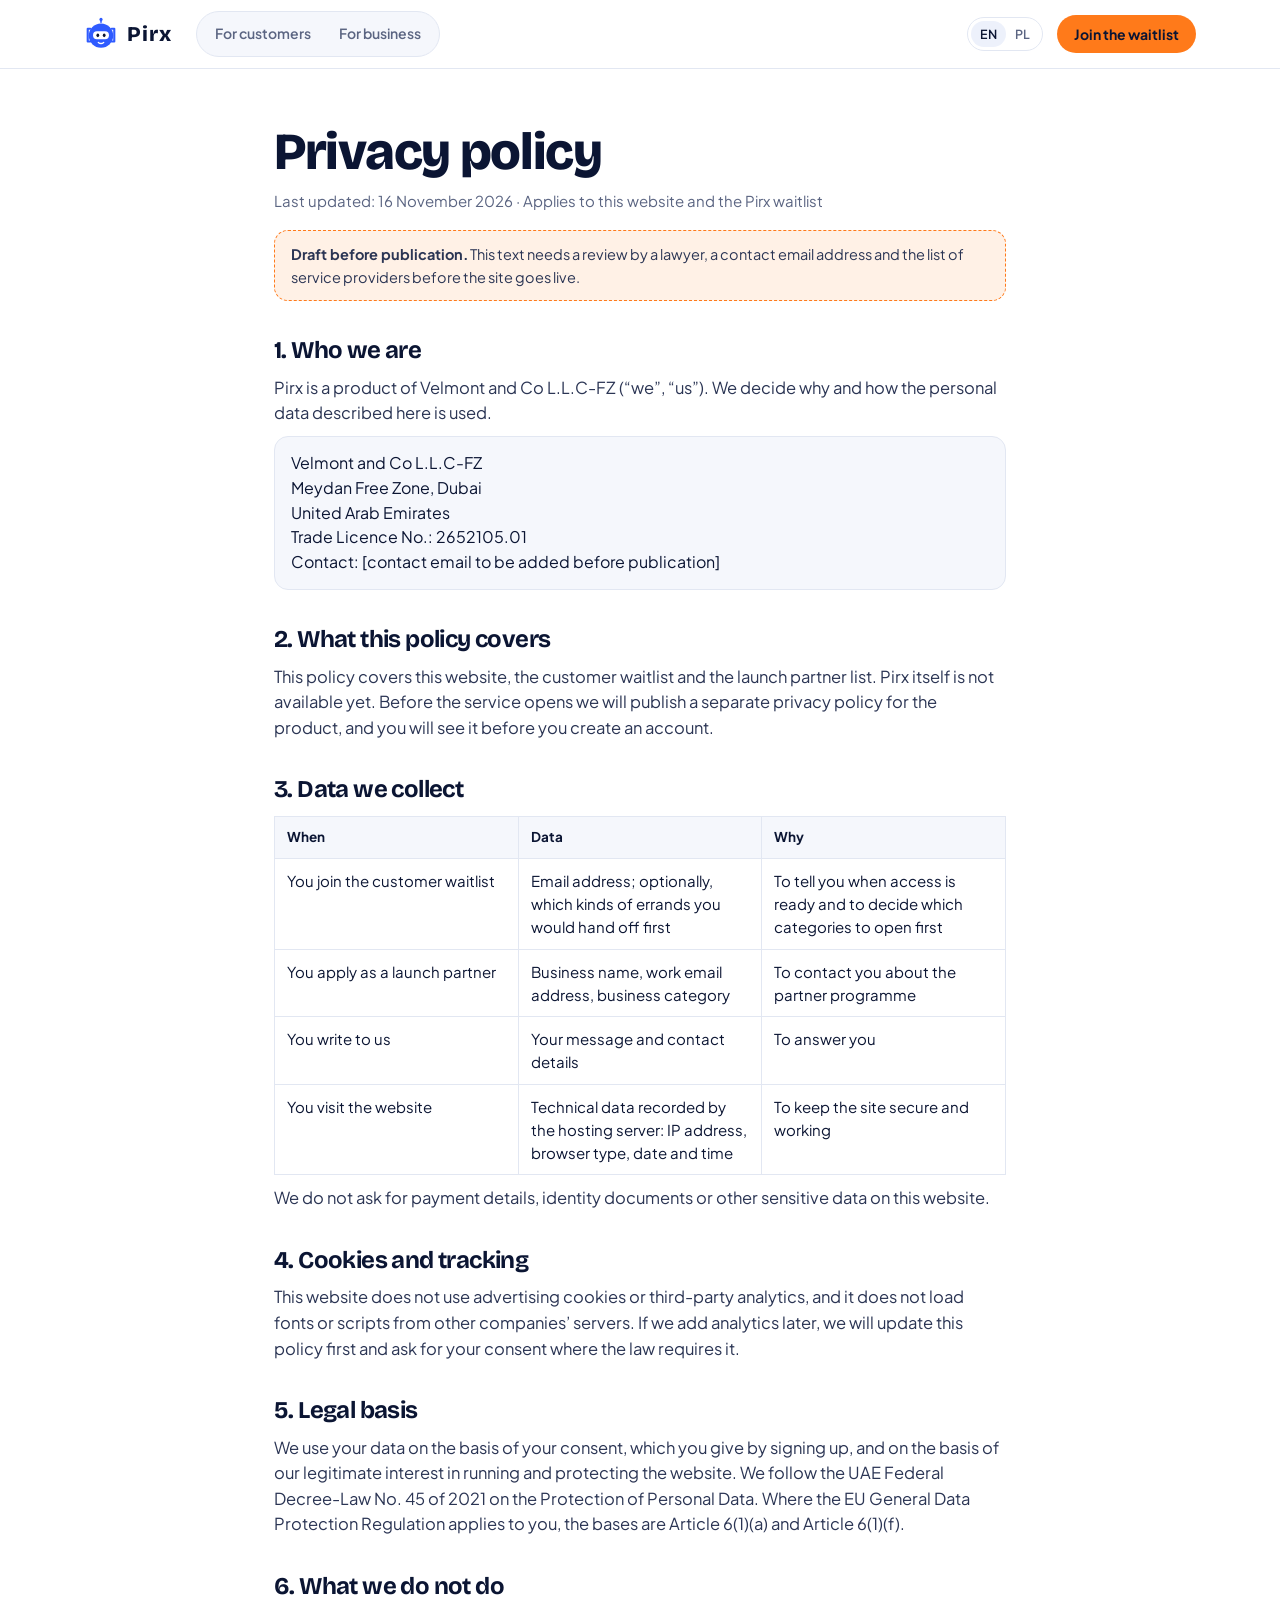
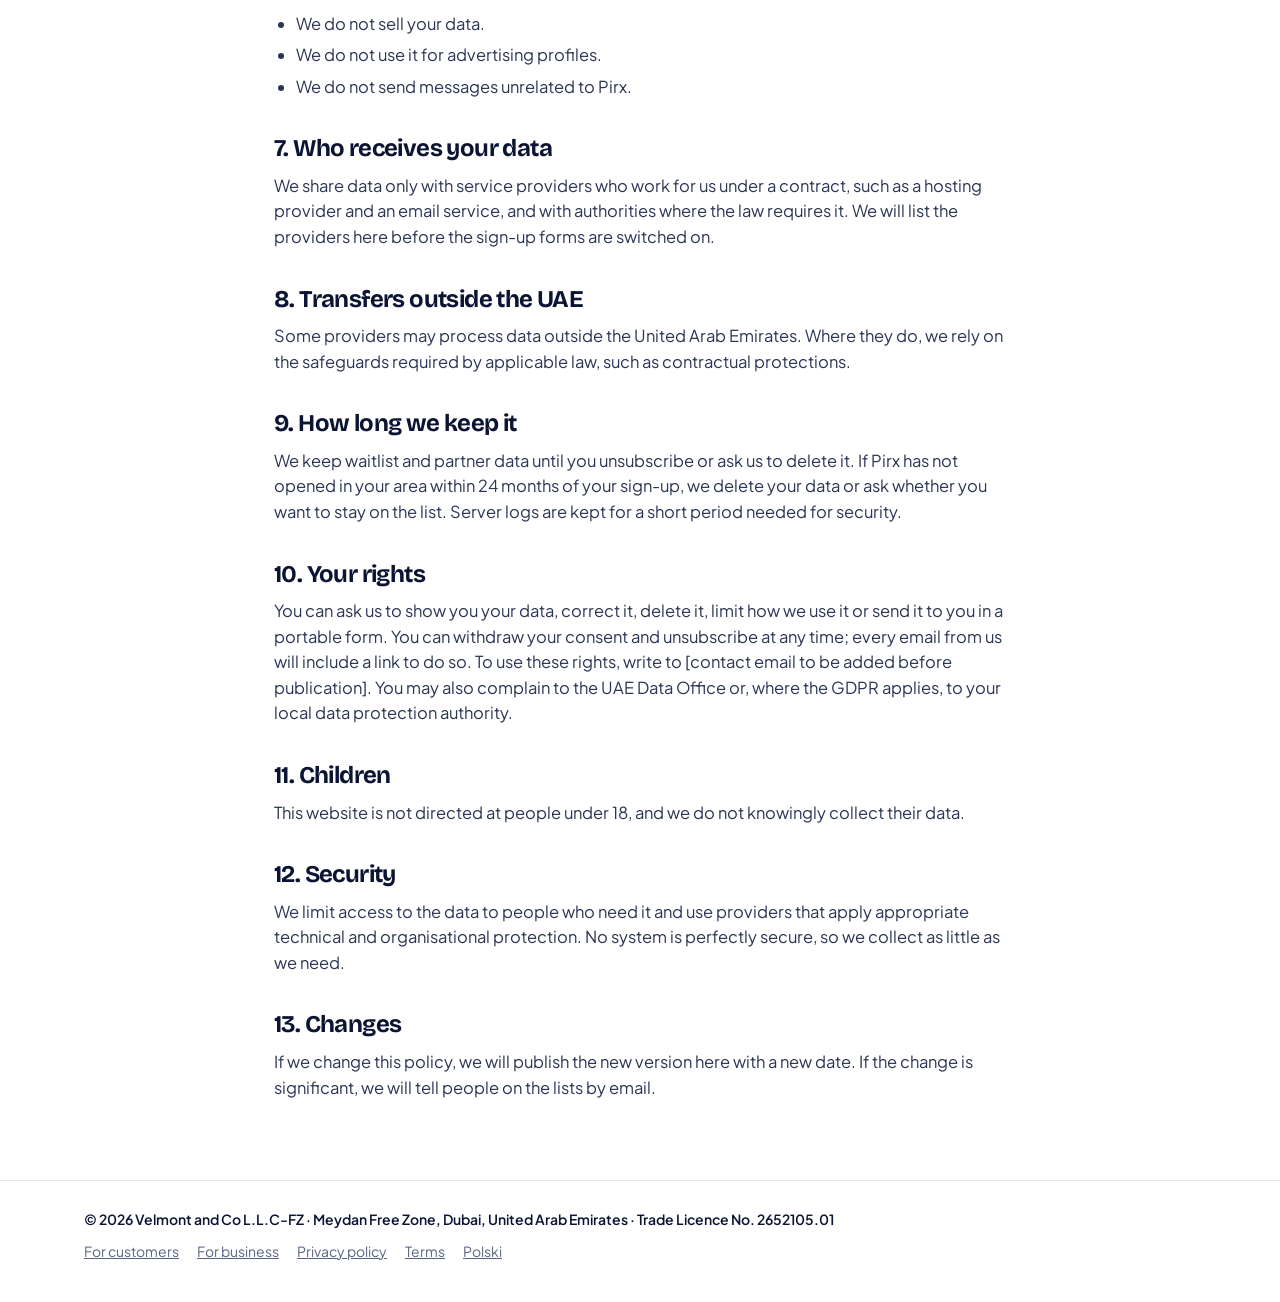
<file: privacy.html>
<!DOCTYPE html>
<html lang="en">
<head>
<meta charset="utf-8">
<meta name="robots" content="noindex, nofollow">
<meta name="viewport" content="width=device-width, initial-scale=1">
<title>Privacy policy · Pirx</title>
<meta name="description" content="How Velmont and Co L.L.C-FZ handles personal data on the Pirx website and waitlist.">
<link rel="canonical" href="https://pirx.chat/privacy.html">
<meta name="theme-color" content="#2f5bff">
<link rel="icon" href="favicon.svg" type="image/svg+xml">
<link rel="alternate" hreflang="en" href="https://pirx.chat/privacy.html">
<link rel="alternate" hreflang="pl" href="https://pirx.chat/pl-privacy.html">
<link rel="stylesheet" href="fonts.css">
<link rel="stylesheet" href="styles.css">
</head>
<body>
<svg width="0" height="0" style="position:absolute" aria-hidden="true"><defs>
  <symbol id="agent" viewBox="0 0 64 64"><path d="M12 22H7v24h5M52 22h5v24h-5" fill="none" stroke="currentColor" stroke-width="4" stroke-linecap="round" stroke-linejoin="round"/><line x1="32" y1="10" x2="32" y2="5" stroke="currentColor" stroke-width="3" stroke-linecap="round"/><circle cx="32" cy="4.5" r="3" fill="currentColor"/><circle cx="32" cy="35" r="23" fill="currentColor"/><rect x="17" y="27" width="30" height="15" rx="7.5" fill="#fff"/><ellipse cx="26" cy="34.5" rx="2.6" ry="3.4" fill="#0b1533"/><ellipse cx="38" cy="34.5" rx="2.6" ry="3.4" fill="#0b1533"/><path d="M27 48q5 4 10 0" fill="none" stroke="#fff" stroke-width="2.6" stroke-linecap="round"/></symbol>
</defs></svg>

<header class="nav">
  <div class="wrap">
    <a class="logo" href="index.html" aria-label="Pirx home"><svg aria-hidden="true"><use href="#agent"/></svg>Pirx</a>
    <nav class="aud" aria-label="Who is this for"><a class="c" href="index.html">For customers</a><a class="b" href="business.html">For business</a></nav>
    <nav class="lang" aria-label="Language" style="margin-left:auto"><a href="privacy.html" aria-current="page">EN</a><a href="pl-privacy.html" hreflang="pl" lang="pl">PL</a></nav>
    <a class="btn energy sm" href="index.html#join">Join the waitlist</a>
  </div>
</header>

<main class="legal">
<h1>Privacy policy</h1>
<p class="meta">Last updated: 16 November 2026 · Applies to this website and the Pirx waitlist</p>
<p class="draft"><b>Draft before publication.</b> This text needs a review by a lawyer, a contact email address and the list of service providers before the site goes live.</p>
<h2>1. Who we are</h2>
<p>Pirx is a product of Velmont and Co L.L.C-FZ (“we”, “us”). We decide why and how the personal data described here is used.</p>
<address>Velmont and Co L.L.C-FZ<br>Meydan Free Zone, Dubai<br>United Arab Emirates<br>Trade Licence No.: 2652105.01<br>Contact: [contact email to be added before publication]</address>

<h2>2. What this policy covers</h2>
<p>This policy covers this website, the customer waitlist and the launch partner list. Pirx itself is not available yet. Before the service opens we will publish a separate privacy policy for the product, and you will see it before you create an account.</p>

<h2>3. Data we collect</h2>
<table>
<tr><th>When</th><th>Data</th><th>Why</th></tr>
<tr><td>You join the customer waitlist</td><td>Email address; optionally, which kinds of errands you would hand off first</td><td>To tell you when access is ready and to decide which categories to open first</td></tr>
<tr><td>You apply as a launch partner</td><td>Business name, work email address, business category</td><td>To contact you about the partner programme</td></tr>
<tr><td>You write to us</td><td>Your message and contact details</td><td>To answer you</td></tr>
<tr><td>You visit the website</td><td>Technical data recorded by the hosting server: IP address, browser type, date and time</td><td>To keep the site secure and working</td></tr>
</table>
<p>We do not ask for payment details, identity documents or other sensitive data on this website.</p>

<h2>4. Cookies and tracking</h2>
<p>This website does not use advertising cookies or third-party analytics, and it does not load fonts or scripts from other companies’ servers. If we add analytics later, we will update this policy first and ask for your consent where the law requires it.</p>

<h2>5. Legal basis</h2>
<p>We use your data on the basis of your consent, which you give by signing up, and on the basis of our legitimate interest in running and protecting the website. We follow the UAE Federal Decree-Law No. 45 of 2021 on the Protection of Personal Data. Where the EU General Data Protection Regulation applies to you, the bases are Article 6(1)(a) and Article 6(1)(f).</p>

<h2>6. What we do not do</h2>
<ul>
<li>We do not sell your data.</li>
<li>We do not use it for advertising profiles.</li>
<li>We do not send messages unrelated to Pirx.</li>
</ul>

<h2>7. Who receives your data</h2>
<p>We share data only with service providers who work for us under a contract, such as a hosting provider and an email service, and with authorities where the law requires it. We will list the providers here before the sign-up forms are switched on.</p>

<h2>8. Transfers outside the UAE</h2>
<p>Some providers may process data outside the United Arab Emirates. Where they do, we rely on the safeguards required by applicable law, such as contractual protections.</p>

<h2>9. How long we keep it</h2>
<p>We keep waitlist and partner data until you unsubscribe or ask us to delete it. If Pirx has not opened in your area within 24 months of your sign-up, we delete your data or ask whether you want to stay on the list. Server logs are kept for a short period needed for security.</p>

<h2>10. Your rights</h2>
<p>You can ask us to show you your data, correct it, delete it, limit how we use it or send it to you in a portable form. You can withdraw your consent and unsubscribe at any time; every email from us will include a link to do so. To use these rights, write to [contact email to be added before publication]. You may also complain to the UAE Data Office or, where the GDPR applies, to your local data protection authority.</p>

<h2>11. Children</h2>
<p>This website is not directed at people under 18, and we do not knowingly collect their data.</p>

<h2>12. Security</h2>
<p>We limit access to the data to people who need it and use providers that apply appropriate technical and organisational protection. No system is perfectly secure, so we collect as little as we need.</p>

<h2>13. Changes</h2>
<p>If we change this policy, we will publish the new version here with a new date. If the change is significant, we will tell people on the lists by email.</p>
</main>

<footer>
  <div class="wrap">
    <span class="co">© 2026 Velmont and Co L.L.C-FZ · Meydan Free Zone, Dubai, United Arab Emirates · Trade Licence No. 2652105.01</span>
    <span class="links"><a href="index.html">For customers</a><a href="business.html">For business</a><a href="privacy.html">Privacy policy</a><a href="terms.html">Terms</a><a href="pl-privacy.html" hreflang="pl">Polski</a></span>
  </div>
</footer>
</body>
</html>
</file>
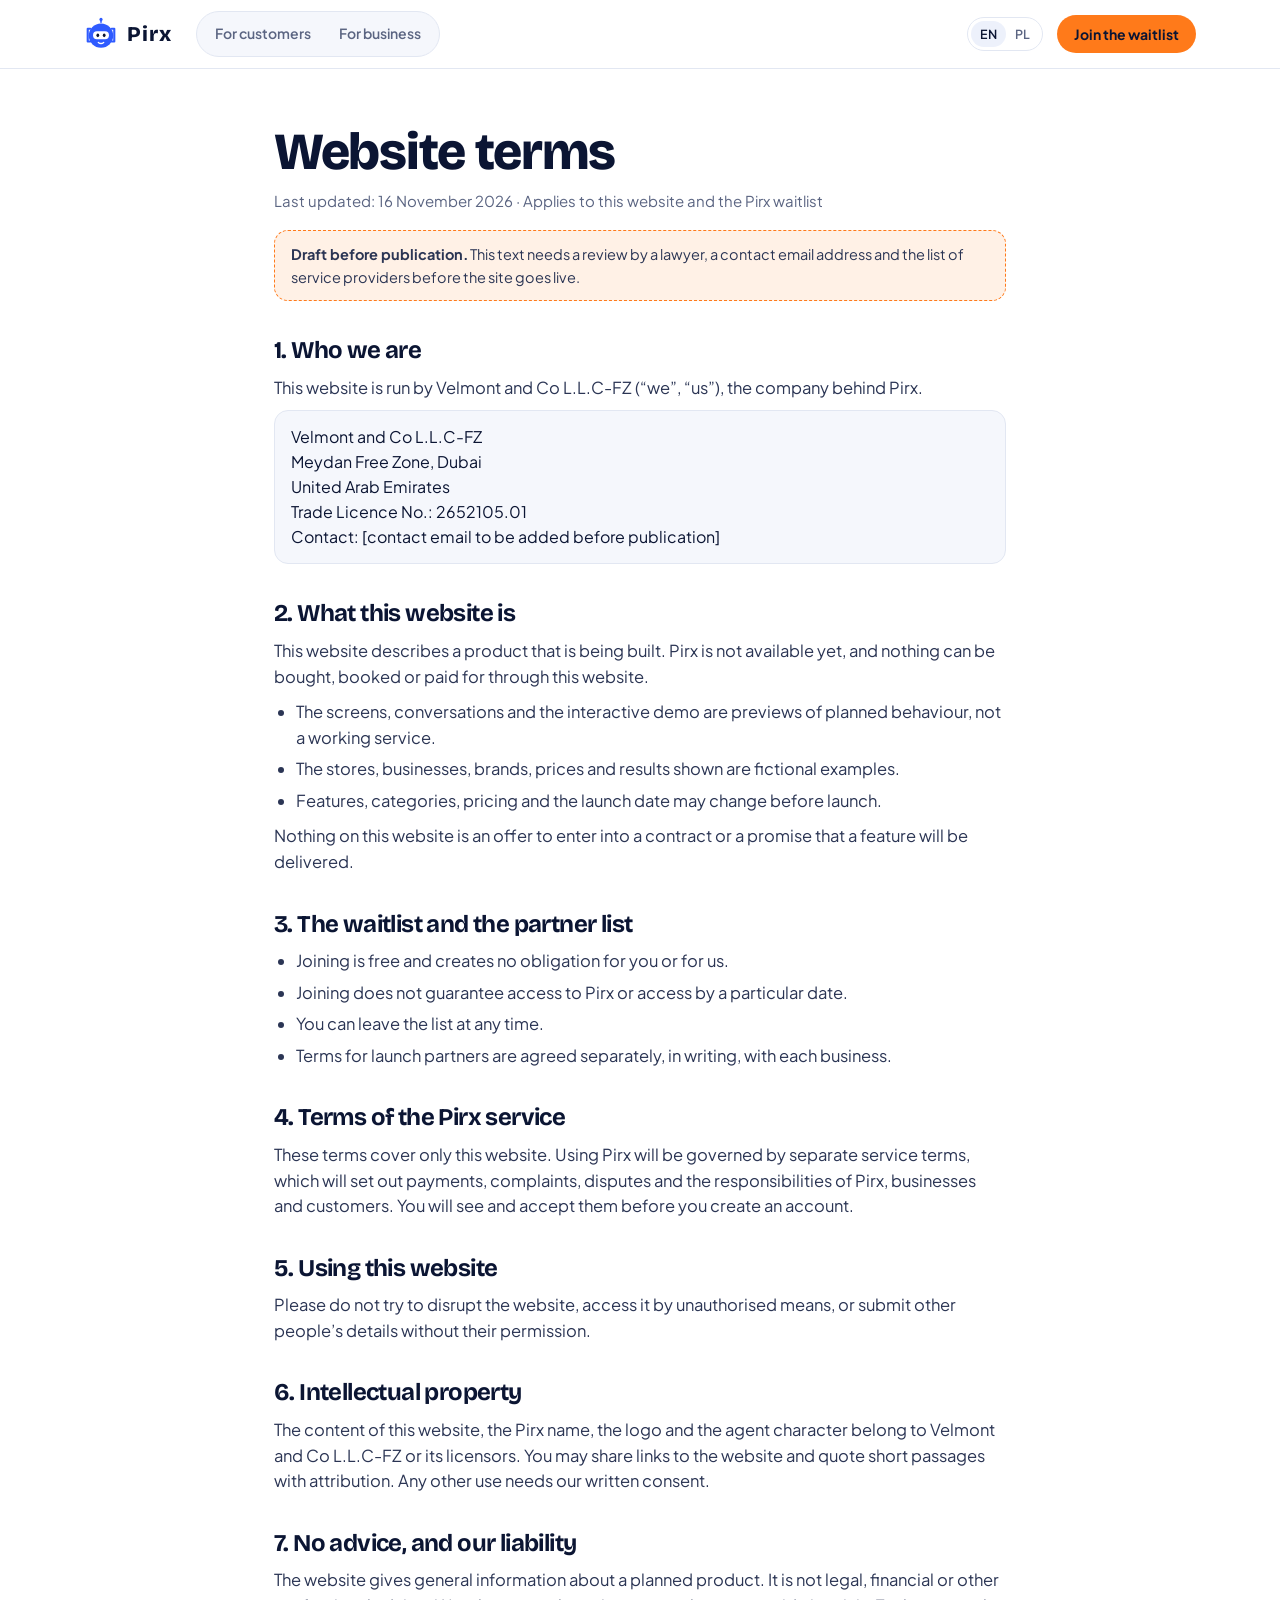
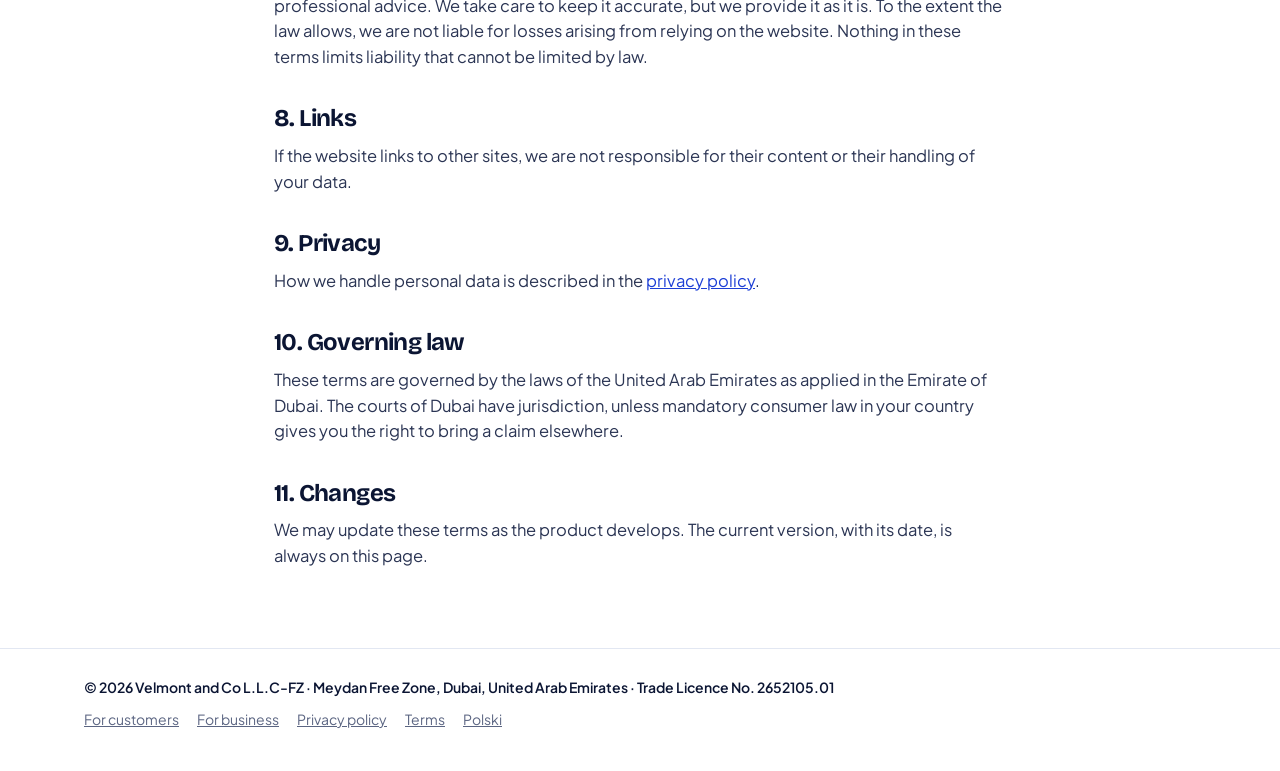
<file: terms.html>
<!DOCTYPE html>
<html lang="en">
<head>
<meta charset="utf-8">
<meta name="robots" content="noindex, nofollow">
<meta name="viewport" content="width=device-width, initial-scale=1">
<title>Website terms · Pirx</title>
<meta name="description" content="Terms for using the Pirx website and joining the waitlist or the launch partner list.">
<link rel="canonical" href="https://pirx.chat/terms.html">
<meta name="theme-color" content="#2f5bff">
<link rel="icon" href="favicon.svg" type="image/svg+xml">
<link rel="alternate" hreflang="en" href="https://pirx.chat/terms.html">
<link rel="alternate" hreflang="pl" href="https://pirx.chat/pl-terms.html">
<link rel="stylesheet" href="fonts.css">
<link rel="stylesheet" href="styles.css">
</head>
<body>
<svg width="0" height="0" style="position:absolute" aria-hidden="true"><defs>
  <symbol id="agent" viewBox="0 0 64 64"><path d="M12 22H7v24h5M52 22h5v24h-5" fill="none" stroke="currentColor" stroke-width="4" stroke-linecap="round" stroke-linejoin="round"/><line x1="32" y1="10" x2="32" y2="5" stroke="currentColor" stroke-width="3" stroke-linecap="round"/><circle cx="32" cy="4.5" r="3" fill="currentColor"/><circle cx="32" cy="35" r="23" fill="currentColor"/><rect x="17" y="27" width="30" height="15" rx="7.5" fill="#fff"/><ellipse cx="26" cy="34.5" rx="2.6" ry="3.4" fill="#0b1533"/><ellipse cx="38" cy="34.5" rx="2.6" ry="3.4" fill="#0b1533"/><path d="M27 48q5 4 10 0" fill="none" stroke="#fff" stroke-width="2.6" stroke-linecap="round"/></symbol>
</defs></svg>

<header class="nav">
  <div class="wrap">
    <a class="logo" href="index.html" aria-label="Pirx home"><svg aria-hidden="true"><use href="#agent"/></svg>Pirx</a>
    <nav class="aud" aria-label="Who is this for"><a class="c" href="index.html">For customers</a><a class="b" href="business.html">For business</a></nav>
    <nav class="lang" aria-label="Language" style="margin-left:auto"><a href="terms.html" aria-current="page">EN</a><a href="pl-terms.html" hreflang="pl" lang="pl">PL</a></nav>
    <a class="btn energy sm" href="index.html#join">Join the waitlist</a>
  </div>
</header>

<main class="legal">
<h1>Website terms</h1>
<p class="meta">Last updated: 16 November 2026 · Applies to this website and the Pirx waitlist</p>
<p class="draft"><b>Draft before publication.</b> This text needs a review by a lawyer, a contact email address and the list of service providers before the site goes live.</p>
<h2>1. Who we are</h2>
<p>This website is run by Velmont and Co L.L.C-FZ (“we”, “us”), the company behind Pirx.</p>
<address>Velmont and Co L.L.C-FZ<br>Meydan Free Zone, Dubai<br>United Arab Emirates<br>Trade Licence No.: 2652105.01<br>Contact: [contact email to be added before publication]</address>

<h2>2. What this website is</h2>
<p>This website describes a product that is being built. Pirx is not available yet, and nothing can be bought, booked or paid for through this website.</p>
<ul>
<li>The screens, conversations and the interactive demo are previews of planned behaviour, not a working service.</li>
<li>The stores, businesses, brands, prices and results shown are fictional examples.</li>
<li>Features, categories, pricing and the launch date may change before launch.</li>
</ul>
<p>Nothing on this website is an offer to enter into a contract or a promise that a feature will be delivered.</p>

<h2>3. The waitlist and the partner list</h2>
<ul>
<li>Joining is free and creates no obligation for you or for us.</li>
<li>Joining does not guarantee access to Pirx or access by a particular date.</li>
<li>You can leave the list at any time.</li>
<li>Terms for launch partners are agreed separately, in writing, with each business.</li>
</ul>

<h2>4. Terms of the Pirx service</h2>
<p>These terms cover only this website. Using Pirx will be governed by separate service terms, which will set out payments, complaints, disputes and the responsibilities of Pirx, businesses and customers. You will see and accept them before you create an account.</p>

<h2>5. Using this website</h2>
<p>Please do not try to disrupt the website, access it by unauthorised means, or submit other people’s details without their permission.</p>

<h2>6. Intellectual property</h2>
<p>The content of this website, the Pirx name, the logo and the agent character belong to Velmont and Co L.L.C-FZ or its licensors. You may share links to the website and quote short passages with attribution. Any other use needs our written consent.</p>

<h2>7. No advice, and our liability</h2>
<p>The website gives general information about a planned product. It is not legal, financial or other professional advice. We take care to keep it accurate, but we provide it as it is. To the extent the law allows, we are not liable for losses arising from relying on the website. Nothing in these terms limits liability that cannot be limited by law.</p>

<h2>8. Links</h2>
<p>If the website links to other sites, we are not responsible for their content or their handling of your data.</p>

<h2>9. Privacy</h2>
<p>How we handle personal data is described in the <a href="privacy.html">privacy policy</a>.</p>

<h2>10. Governing law</h2>
<p>These terms are governed by the laws of the United Arab Emirates as applied in the Emirate of Dubai. The courts of Dubai have jurisdiction, unless mandatory consumer law in your country gives you the right to bring a claim elsewhere.</p>

<h2>11. Changes</h2>
<p>We may update these terms as the product develops. The current version, with its date, is always on this page.</p>
</main>

<footer>
  <div class="wrap">
    <span class="co">© 2026 Velmont and Co L.L.C-FZ · Meydan Free Zone, Dubai, United Arab Emirates · Trade Licence No. 2652105.01</span>
    <span class="links"><a href="index.html">For customers</a><a href="business.html">For business</a><a href="privacy.html">Privacy policy</a><a href="terms.html">Terms</a><a href="pl-terms.html" hreflang="pl">Polski</a></span>
  </div>
</footer>
</body>
</html>
</file>
<file: fonts.css>
/* Fonts served locally (SIL Open Font License). Source: Google Fonts, subsets latin and latin-ext. */
@font-face { font-family: "Bricolage Grotesque"; font-style: normal; font-weight: 700 800; font-stretch: 100%; font-display: swap; src: url(fonts/bricolage-grotesque-latin-ext.woff2) format("woff2"); unicode-range: U+0100-02BA, U+02BD-02C5, U+02C7-02CC, U+02CE-02D7, U+02DD-02FF, U+0304, U+0308, U+0329, U+1D00-1DBF, U+1E00-1E9F, U+1EF2-1EFF, U+2020, U+20A0-20AB, U+20AD-20C4, U+2113, U+2C60-2C7F, U+A720-A7FF; }
@font-face { font-family: "Bricolage Grotesque"; font-style: normal; font-weight: 700 800; font-stretch: 100%; font-display: swap; src: url(fonts/bricolage-grotesque-latin.woff2) format("woff2"); unicode-range: U+0000-00FF, U+0131, U+0152-0153, U+02BB-02BC, U+02C6, U+02DA, U+02DC, U+0304, U+0308, U+0329, U+2000-206F, U+20AC, U+2122, U+2191, U+2193, U+2212, U+2215, U+FEFF, U+FFFD; }
@font-face { font-family: "IBM Plex Mono"; font-style: normal; font-weight: 500; font-display: swap; src: url(fonts/ibm-plex-mono-latin-ext-500.woff2) format("woff2"); unicode-range: U+0100-02BA, U+02BD-02C5, U+02C7-02CC, U+02CE-02D7, U+02DD-02FF, U+0304, U+0308, U+0329, U+1D00-1DBF, U+1E00-1E9F, U+1EF2-1EFF, U+2020, U+20A0-20AB, U+20AD-20C4, U+2113, U+2C60-2C7F, U+A720-A7FF; }
@font-face { font-family: "IBM Plex Mono"; font-style: normal; font-weight: 500; font-display: swap; src: url(fonts/ibm-plex-mono-latin-500.woff2) format("woff2"); unicode-range: U+0000-00FF, U+0131, U+0152-0153, U+02BB-02BC, U+02C6, U+02DA, U+02DC, U+0304, U+0308, U+0329, U+2000-206F, U+20AC, U+2122, U+2191, U+2193, U+2212, U+2215, U+FEFF, U+FFFD; }
@font-face { font-family: "IBM Plex Mono"; font-style: normal; font-weight: 600; font-display: swap; src: url(fonts/ibm-plex-mono-latin-ext-600.woff2) format("woff2"); unicode-range: U+0100-02BA, U+02BD-02C5, U+02C7-02CC, U+02CE-02D7, U+02DD-02FF, U+0304, U+0308, U+0329, U+1D00-1DBF, U+1E00-1E9F, U+1EF2-1EFF, U+2020, U+20A0-20AB, U+20AD-20C4, U+2113, U+2C60-2C7F, U+A720-A7FF; }
@font-face { font-family: "IBM Plex Mono"; font-style: normal; font-weight: 600; font-display: swap; src: url(fonts/ibm-plex-mono-latin-600.woff2) format("woff2"); unicode-range: U+0000-00FF, U+0131, U+0152-0153, U+02BB-02BC, U+02C6, U+02DA, U+02DC, U+0304, U+0308, U+0329, U+2000-206F, U+20AC, U+2122, U+2191, U+2193, U+2212, U+2215, U+FEFF, U+FFFD; }
@font-face { font-family: "IBM Plex Mono"; font-style: normal; font-weight: 700; font-display: swap; src: url(fonts/ibm-plex-mono-latin-ext-700.woff2) format("woff2"); unicode-range: U+0100-02BA, U+02BD-02C5, U+02C7-02CC, U+02CE-02D7, U+02DD-02FF, U+0304, U+0308, U+0329, U+1D00-1DBF, U+1E00-1E9F, U+1EF2-1EFF, U+2020, U+20A0-20AB, U+20AD-20C4, U+2113, U+2C60-2C7F, U+A720-A7FF; }
@font-face { font-family: "IBM Plex Mono"; font-style: normal; font-weight: 700; font-display: swap; src: url(fonts/ibm-plex-mono-latin-700.woff2) format("woff2"); unicode-range: U+0000-00FF, U+0131, U+0152-0153, U+02BB-02BC, U+02C6, U+02DA, U+02DC, U+0304, U+0308, U+0329, U+2000-206F, U+20AC, U+2122, U+2191, U+2193, U+2212, U+2215, U+FEFF, U+FFFD; }
@font-face { font-family: "Plus Jakarta Sans"; font-style: normal; font-weight: 400 800; font-display: swap; src: url(fonts/plus-jakarta-sans-latin-ext.woff2) format("woff2"); unicode-range: U+0100-02BA, U+02BD-02C5, U+02C7-02CC, U+02CE-02D7, U+02DD-02FF, U+0304, U+0308, U+0329, U+1D00-1DBF, U+1E00-1E9F, U+1EF2-1EFF, U+2020, U+20A0-20AB, U+20AD-20C4, U+2113, U+2C60-2C7F, U+A720-A7FF; }
@font-face { font-family: "Plus Jakarta Sans"; font-style: normal; font-weight: 400 800; font-display: swap; src: url(fonts/plus-jakarta-sans-latin.woff2) format("woff2"); unicode-range: U+0000-00FF, U+0131, U+0152-0153, U+02BB-02BC, U+02C6, U+02DA, U+02DC, U+0304, U+0308, U+0329, U+2000-206F, U+20AC, U+2122, U+2191, U+2193, U+2212, U+2215, U+FEFF, U+FFFD; }
</file>
<file: styles.css>
/* Pirx marketing site, theme "Trust and energy".
   Blue = the customer side and trust. Orange = the business side and energy.
   Navy is used once per page, for the safety section. Everything is HTML first so it reads on a phone. */
:root {
  --bg: #ffffff;
  --surface: #f5f7fc;
  --surface-2: #edf1fb;
  --ink: #0b1533;
  --muted: #5b6582;
  --line: #e2e7f2;
  --blue: #2f5bff;
  --blue-deep: #1d3fd6;
  --blue-soft: #e9efff;
  --orange: #ff7a1a;
  --orange-text: #c2410c;
  --orange-soft: #fff1e6;
  --ok: #12a05a;
  --ok-soft: #e6f6ed;
  --stop: #e5484d;
  --stop-soft: #fdeced;
  --navy: #0b1533;
  --font-display: "Bricolage Grotesque", "Segoe UI", system-ui, sans-serif;
  --font-body: "Plus Jakarta Sans", "Segoe UI", system-ui, sans-serif;
  --font-mono: "IBM Plex Mono", ui-monospace, Consolas, monospace;
  --shadow: 0 1px 2px rgba(11,21,51,.06), 0 18px 40px -22px rgba(11,21,51,.28);
  color-scheme: light;
}
* { box-sizing: border-box; }
html { scroll-behavior: smooth; }
body { margin: 0; background: var(--bg); color: var(--ink); font-family: var(--font-body); font-size: 17px; line-height: 1.55; -webkit-font-smoothing: antialiased; overflow-x: hidden; }
@media (prefers-reduced-motion: reduce) { html { scroll-behavior: auto; } *, *::before, *::after { animation: none !important; transition: none !important; } }
a { color: var(--blue-deep); }
:focus-visible { outline: 3px solid var(--blue); outline-offset: 3px; border-radius: 8px; }
img, svg { max-width: 100%; }
.wrap { max-width: 1160px; margin: 0 auto; padding: 0 24px; }
@media (max-width: 480px) { .wrap { padding: 0 16px; } }
h1, h2, h3 { font-family: var(--font-display); margin: 0; letter-spacing: -0.025em; line-height: 1.04; text-wrap: balance; }
p { margin: 0; }
.num { font-family: var(--font-mono); font-variant-numeric: tabular-nums; }
.muted { color: var(--muted); }
.sr { position: absolute; width: 1px; height: 1px; overflow: hidden; clip: rect(0 0 0 0); white-space: nowrap; }

/* ---------- Nav ---------- */
.nav { position: sticky; top: 0; z-index: 20; background: rgba(255,255,255,.88); backdrop-filter: saturate(1.4) blur(10px); border-bottom: 1px solid var(--line); }
.nav .wrap { display: flex; align-items: center; gap: 14px; height: 68px; }
.logo { display: flex; align-items: center; gap: 9px; text-decoration: none; color: var(--ink); font-family: var(--font-display); font-weight: 800; font-size: 21px; letter-spacing: .05em; }
.logo svg { width: 34px; height: 34px; color: var(--blue); }
.aud { display: inline-flex; background: var(--surface); border: 1px solid var(--line); border-radius: 999px; padding: 4px; margin-left: 10px; }
.aud a { text-decoration: none; font-weight: 600; font-size: 14px; color: var(--muted); padding: 7px 14px; border-radius: 999px; white-space: nowrap; }
.aud a[aria-current="page"].c { background: var(--blue); color: #fff; }
.aud a[aria-current="page"].b { background: var(--orange); color: var(--ink); }
.nav-links { display: flex; gap: 4px; margin-left: auto; }
.nav-links a { text-decoration: none; color: var(--muted); font-size: 14.5px; padding: 8px 12px; border-radius: 999px; }
.nav-links a:hover { color: var(--ink); background: var(--surface); }
.lang { display: inline-flex; border: 1px solid var(--line); border-radius: 999px; padding: 3px; }
.lang a { text-decoration: none; font: 600 12.5px var(--font-body); color: var(--muted); padding: 5px 9px; border-radius: 999px; }
.lang a[aria-current="page"] { background: var(--surface-2); color: var(--ink); }
@media (max-width: 1020px) { .nav-links { display: none; } .lang { margin-left: auto; } }
@media (max-width: 640px) { .nav .wrap { flex-wrap: wrap; height: auto; padding-top: 10px; padding-bottom: 10px; row-gap: 8px; } .aud { order: 3; margin-left: 0; width: 100%; } .aud a { flex: 1; text-align: center; } .nav .btn { display: none; } }

/* ---------- Buttons ---------- */
.btn { display: inline-flex; align-items: center; justify-content: center; gap: 8px; border-radius: 999px; padding: 13px 22px; font: 700 15.5px var(--font-body); text-decoration: none; border: 1.5px solid transparent; cursor: pointer; transition: transform .12s, background .15s; }
.btn:hover { transform: translateY(-1px); }
.btn.energy { background: var(--orange); color: var(--ink); }
.btn.energy:hover { background: #ff8c38; }
.btn.trust { background: var(--blue); color: #fff; }
.btn.trust:hover { background: var(--blue-deep); }
.btn.ghost { background: #fff; color: var(--ink); border-color: var(--line); }
.btn.ghost:hover { border-color: var(--ink); }
.btn.sm { padding: 9px 16px; font-size: 14px; }

/* ---------- Hero ---------- */
.hero { position: relative; overflow: hidden; padding: 56px 0 72px; background:
  radial-gradient(42% 60% at 8% 10%, rgba(47,91,255,.13), transparent 70%),
  radial-gradient(36% 50% at 96% 20%, rgba(255,122,26,.14), transparent 70%), var(--bg); }
.hero-grid { display: grid; grid-template-columns: 1.02fr 0.98fr; gap: 48px; align-items: center; }
@media (max-width: 960px) { .hero-grid { grid-template-columns: 1fr; gap: 36px; } }
.pill { display: inline-flex; align-items: center; gap: 10px; padding: 6px 14px 6px 6px; border-radius: 999px; background: #fff; border: 1px solid var(--line); font-size: 13.5px; color: var(--muted); box-shadow: var(--shadow); }
.pill b { background: var(--ink); color: #fff; font-size: 11px; letter-spacing: .06em; padding: 4px 9px; border-radius: 999px; }
.hero h1 { font-size: clamp(40px, 6vw, 74px); font-weight: 800; margin-top: 22px; }
.hero h1 .c { color: var(--blue); }
.hero h1 .b { color: var(--orange-text); }
.hero .sub { font-size: clamp(17px, 1.8vw, 20px); color: var(--muted); margin-top: 20px; max-width: 32em; }
.cta-row { display: flex; gap: 12px; flex-wrap: wrap; margin-top: 28px; }
.switch-note { margin-top: 18px; font-size: 14.5px; color: var(--muted); }
.switch-note a { font-weight: 700; text-decoration: none; }
.switch-note.c a { color: var(--blue-deep); }
.switch-note.b a { color: var(--orange-text); }

/* ---------- Phone mock ---------- */
.phone { width: min(400px, 100%); margin: 0 auto; background: #fff; border: 1px solid var(--line); border-radius: 34px; box-shadow: 0 40px 80px -40px rgba(11,21,51,.45), var(--shadow); padding: 14px; }
.phone-top { display: flex; align-items: center; gap: 10px; padding: 6px 8px 12px; border-bottom: 1px solid var(--line); }
.phone-top b { font-size: 15px; }
.phone-top small { display: block; color: var(--muted); font-size: 12px; font-weight: 500; }
.phone-top .ctx { margin-left: auto; font-size: 11.5px; font-weight: 700; padding: 4px 9px; border-radius: 999px; background: var(--blue-soft); color: var(--blue-deep); }
.phone-top .ctx.b { background: var(--orange-soft); color: var(--orange-text); }
.thread { display: flex; flex-direction: column; gap: 10px; padding: 14px 4px 6px; }
.msg { display: flex; gap: 8px; align-items: flex-end; max-width: 92%; }
.msg.me { align-self: flex-end; flex-direction: row-reverse; }
.msg .mini { width: 28px; height: 28px; flex: none; }
.you-dot { width: 28px; height: 28px; border-radius: 50%; flex: none; display: grid; place-items: center; font: 700 12px var(--font-body); background: var(--ink); color: #fff; }
.bubble { background: var(--surface); border-radius: 18px 18px 18px 6px; padding: 9px 13px; font-size: 14.5px; }
.msg.me .bubble { background: var(--blue); color: #fff; border-radius: 18px 18px 6px 18px; }
.msg.me.b .bubble { background: var(--orange); color: var(--ink); }
.bubble small { display: block; font-size: 11.5px; opacity: .7; margin-bottom: 1px; }
.qr { display: flex; flex-wrap: wrap; gap: 6px; margin-top: 8px; }
.qr span { font-size: 12.5px; font-weight: 600; padding: 5px 11px; border-radius: 999px; background: #fff; border: 1px solid var(--line); }
.qr .sel { background: var(--blue); color: #fff; border-color: var(--blue); }
.qr.b .sel { background: var(--orange); color: var(--ink); border-color: var(--orange); }
.result { border: 1.5px solid var(--ok); background: var(--ok-soft); border-radius: 16px; padding: 12px 14px; margin-top: 2px; }
.result .big { font-family: var(--font-display); font-weight: 800; font-size: 21px; }
.ticks { display: flex; gap: 10px; flex-wrap: wrap; margin-top: 4px; font-size: 12.5px; color: var(--muted); }
.ticks span::before { content: "✓ "; color: var(--ok); font-weight: 800; }
.anim > * { animation: rise .5s ease both; }
.anim > *:nth-child(2) { animation-delay: .5s; } .anim > *:nth-child(3) { animation-delay: 1.1s; } .anim > *:nth-child(4) { animation-delay: 1.7s; } .anim > *:nth-child(5) { animation-delay: 2.3s; }
@keyframes rise { from { opacity: .001; transform: translateY(8px); } to { opacity: 1; transform: none; } }

/* ---------- Sections ---------- */
section { padding: 96px 0; }
section.tint { background: var(--surface); }
.head { max-width: 760px; margin: 0 auto 44px; text-align: center; }
.kicker { display: inline-block; font: 700 12.5px var(--font-mono); letter-spacing: .1em; text-transform: uppercase; color: var(--blue-deep); background: var(--blue-soft); padding: 6px 12px; border-radius: 999px; }
.kicker.b { color: var(--orange-text); background: var(--orange-soft); }
.head h2 { font-size: clamp(32px, 4.6vw, 54px); font-weight: 800; margin-top: 14px; }
.head p { color: var(--muted); font-size: 18px; margin: 14px auto 0; max-width: 34em; }

/* ---------- Steps ---------- */
.steps { display: grid; grid-template-columns: repeat(4, 1fr); gap: 16px; }
@media (max-width: 1040px) { .steps { grid-template-columns: 1fr 1fr; } }
@media (max-width: 600px) { .steps { grid-template-columns: 1fr; } }
.step { background: #fff; border: 1px solid var(--line); border-radius: 22px; overflow: hidden; display: flex; flex-direction: column; box-shadow: var(--shadow); }
.step .art { flex: 1; background: var(--surface); padding: 18px; min-height: 200px; display: flex; flex-direction: column; justify-content: center; gap: 8px; border-bottom: 1px solid var(--line); }
.step .txt { padding: 18px 20px 22px; }
.step .n { display: inline-grid; place-items: center; width: 30px; height: 30px; border-radius: 50%; background: var(--blue); color: #fff; font-weight: 800; font-size: 14px; }
.step.b .n { background: var(--orange); color: var(--ink); }
.step h3 { font-size: 22px; margin: 12px 0 6px; }
.step p { color: var(--muted); font-size: 15px; }
.row { display: flex; align-items: center; gap: 10px; background: #fff; border: 1px solid var(--line); border-radius: 12px; padding: 9px 12px; font-size: 14px; }
.row .grow { flex: 1; min-width: 0; }
.row .grow small { display: block; color: var(--muted); font-size: 12px; }
.row .price { font-family: var(--font-mono); font-weight: 600; white-space: nowrap; }
.row.best { border-color: var(--ok); background: var(--ok-soft); }
.row.over { opacity: .6; }
.row.over .price { color: var(--stop); text-decoration: line-through; }
.tag { width: 30px; height: 30px; border-radius: 9px; flex: none; display: grid; place-items: center; font: 800 12px var(--font-body); background: var(--surface-2); color: var(--ink); }
.limitbar { display: grid; gap: 8px; }
.limitbar .lab { display: flex; justify-content: space-between; font-size: 13px; color: var(--muted); }
.limitbar .lab b { color: var(--ink); font-family: var(--font-mono); }
.bar { height: 12px; border-radius: 999px; background: var(--line); position: relative; }
.bar i { position: absolute; inset: 0 30% 0 0; border-radius: 999px; background: linear-gradient(90deg, #8ea7ff, var(--blue)); }
.bar s { position: absolute; top: -7px; bottom: -7px; left: 70%; width: 3px; border-radius: 2px; background: var(--ink); }
.toggles { display: grid; grid-template-columns: 1fr 1fr; gap: 6px; }
.tg { display: flex; justify-content: space-between; align-items: center; gap: 6px; font-size: 12.5px; background: #fff; border: 1px solid var(--line); border-radius: 10px; padding: 6px 8px; }
.sw { width: 26px; height: 15px; border-radius: 999px; background: var(--blue); position: relative; flex: none; }
.sw::after { content: ""; position: absolute; right: 2px; top: 2px; width: 11px; height: 11px; border-radius: 50%; background: #fff; }
.sw.off { background: var(--line); } .sw.off::after { right: auto; left: 2px; }
.sw.b { background: var(--orange); }
.receipt { background: #fff; border: 1px solid var(--line); border-radius: 14px; padding: 14px; font-size: 13.5px; box-shadow: var(--shadow); }
.receipt .total { font-family: var(--font-display); font-weight: 800; font-size: 21px; }
.receipt .ln { display: flex; justify-content: space-between; padding: 4px 0; border-bottom: 1px dashed var(--line); }
.receipt .ln:last-child { border: 0; }
.receipt .ln span:last-child { color: var(--ok); font-weight: 800; }
.kv { display: flex; justify-content: space-between; gap: 10px; padding: 8px 0; border-bottom: 1px dashed var(--line); font-size: 14px; }
.kv:last-child { border: 0; }
.kv span:last-child { font-family: var(--font-mono); text-align: right; }
.lock { font: 700 10.5px var(--font-mono); color: var(--orange-text); background: var(--orange-soft); border-radius: 999px; padding: 2px 7px; margin-left: 6px; }

/* ---------- Two sides meet (responsive, no wide SVG) ---------- */
.meet { display: grid; grid-template-columns: 1fr 1.25fr 1fr; gap: 16px; align-items: center; }
@media (max-width: 900px) { .meet { grid-template-columns: 1fr; } }
.side { background: #fff; border: 1px solid var(--line); border-radius: 22px; padding: 20px; box-shadow: var(--shadow); display: flex; flex-direction: column; gap: 12px; }
.side.c { border-top: 5px solid var(--blue); } .side.b { border-top: 5px solid var(--orange); }
.side .who { display: flex; align-items: center; gap: 12px; }
.side .who svg { width: 52px; height: 52px; flex: none; }
.side.c .who svg { color: var(--blue); } .side.b .who svg { color: var(--orange); }
.side .who b { font-family: var(--font-display); font-size: 20px; display: block; }
.side .who small { color: var(--muted); font-size: 13px; }
.rules { border: 2px dashed var(--line); border-radius: 14px; padding: 10px 12px; }
.rules .t { font: 700 11px var(--font-mono); letter-spacing: .08em; text-transform: uppercase; color: var(--muted); }
.talk { background: var(--surface); border: 1px solid var(--line); border-radius: 22px; padding: 18px; display: flex; flex-direction: column; gap: 10px; justify-content: center; }
.talk .t { text-align: center; font: 700 11.5px var(--font-mono); letter-spacing: .08em; text-transform: uppercase; color: var(--muted); }
.say { max-width: 82%; padding: 9px 13px; border-radius: 16px; font-size: 14.5px; background: #fff; border: 1px solid var(--line); }
.say small { display: block; font-size: 11.5px; color: var(--muted); }
.say.c { align-self: flex-start; border-left: 4px solid var(--blue); }
.say.b { align-self: flex-end; border-right: 4px solid var(--orange); }
.deal { align-self: center; margin-top: 4px; background: var(--ok); color: #fff; font-family: var(--font-display); font-weight: 800; font-size: 18px; padding: 10px 20px; border-radius: 999px; }
.deal-why { text-align: center; font-size: 13px; color: var(--muted); }

/* ---------- Rules + try it ---------- */
.rt { display: grid; grid-template-columns: 0.9fr 1.1fr; gap: 20px; align-items: start; }
@media (max-width: 960px) { .rt { grid-template-columns: 1fr; } }
.box-ex { background: #fff; border: 1px solid var(--line); border-radius: 22px; padding: 24px; box-shadow: var(--shadow); }
.box-ex h3 { font-size: 26px; }
.box-ex > p { color: var(--muted); margin-top: 8px; font-size: 15.5px; }
.zone { display: flex; gap: 12px; align-items: flex-start; margin-top: 16px; }
.zone .ic { width: 34px; height: 34px; border-radius: 10px; flex: none; display: grid; place-items: center; font-weight: 800; }
.zone.in .ic { background: var(--ok-soft); color: var(--ok); }
.zone.out .ic { background: var(--stop-soft); color: var(--stop); }
.zone.edge .ic { background: var(--orange-soft); color: var(--orange-text); }
.zone b { display: block; }
.zone span { color: var(--muted); font-size: 14.5px; }
.try { background: #fff; border: 1px solid var(--line); border-radius: 22px; padding: 24px; box-shadow: var(--shadow); }
.try h3 { font-size: 22px; }
.try .req { margin-top: 6px; font-size: 14.5px; color: var(--muted); }
.lim-top { display: flex; justify-content: space-between; align-items: baseline; gap: 10px; margin-top: 16px; }
.lim-top label { font-weight: 700; }
.lim-val { font: 600 28px var(--font-mono); color: var(--blue-deep); }
input[type=range] { width: 100%; accent-color: var(--blue); height: 30px; }
.perm-grid { display: grid; grid-template-columns: 1fr 1fr; gap: 8px; margin-top: 10px; }
@media (max-width: 420px) { .perm-grid { grid-template-columns: 1fr; } }
.perm { display: flex; align-items: center; justify-content: space-between; gap: 10px; border: 1px solid var(--line); border-radius: 12px; padding: 10px 12px; font-size: 14.5px; cursor: pointer; background: var(--surface); }
.perm input { appearance: none; width: 40px; height: 23px; border-radius: 999px; background: var(--line); position: relative; cursor: pointer; flex: none; margin: 0; transition: background .15s; }
.perm input::after { content: ""; position: absolute; top: 3px; left: 3px; width: 17px; height: 17px; border-radius: 50%; background: #fff; box-shadow: 0 1px 2px rgba(0,0,0,.2); transition: transform .15s; }
.perm input:checked { background: var(--blue); }
.perm input:checked::after { transform: translateX(17px); }
.offers { display: grid; gap: 8px; margin-top: 14px; }
.verdict { margin-top: 12px; border-radius: 16px; padding: 14px 16px; border: 1.5px solid var(--ok); background: var(--ok-soft); }
.verdict.wait { border-color: var(--orange); background: var(--orange-soft); }
.verdict.stop { border-color: var(--stop); background: var(--stop-soft); }
.verdict .vh { font-family: var(--font-display); font-weight: 800; font-size: 22px; }
.verdict .vw { color: var(--muted); font-size: 14.5px; margin-top: 2px; }

/* ---------- Bento ---------- */
.bento { display: grid; grid-template-columns: repeat(6, 1fr); gap: 16px; }
.tile { background: #fff; border: 1px solid var(--line); border-radius: 22px; padding: 20px; display: flex; flex-direction: column; gap: 14px; box-shadow: var(--shadow); }
.tile.w2 { grid-column: span 2; } .tile.w3 { grid-column: span 3; } .tile.w4 { grid-column: span 4; } .tile.w6 { grid-column: span 6; }
@media (max-width: 980px) { .tile.w2, .tile.w3, .tile.w4 { grid-column: span 3; } }
@media (max-width: 640px) { .bento { grid-template-columns: 1fr; } .tile.w2, .tile.w3, .tile.w4, .tile.w6 { grid-column: auto; } }
.tile .stage { flex: 1; background: var(--surface); border-radius: 16px; padding: 14px; display: flex; flex-direction: column; justify-content: center; gap: 8px; min-height: 150px; }
.tile h3 { font-size: 21px; }
.tile p { color: var(--muted); font-size: 15px; margin-top: 4px; }
.big-num { font: 700 44px var(--font-display); letter-spacing: -0.02em; text-align: center; }
.chat2 { display: grid; gap: 8px; }
.chat2 .say { max-width: 90%; }

/* ---------- Safety (navy) ---------- */
.safe { background: var(--navy); color: #fff; }
.safe .head h2 { color: #fff; }
.safe .head p { color: #b9c2dc; }
.safe .kicker { background: rgba(255,255,255,.1); color: #fff; }
.safe-grid { display: grid; grid-template-columns: repeat(3, 1fr); gap: 16px; }
@media (max-width: 900px) { .safe-grid { grid-template-columns: 1fr 1fr; } }
@media (max-width: 560px) { .safe-grid { grid-template-columns: 1fr; } }
.safe-item { background: rgba(255,255,255,.05); border: 1px solid rgba(255,255,255,.12); border-radius: 18px; padding: 20px; }
.safe-item .ic { width: 40px; height: 40px; border-radius: 12px; display: grid; place-items: center; background: rgba(47,91,255,.25); color: #c9d6ff; font-weight: 800; margin-bottom: 12px; }
.safe-item.o .ic { background: rgba(255,122,26,.22); color: #ffd0ad; }
.safe-item b { display: block; font-family: var(--font-display); font-size: 19px; margin-bottom: 4px; }
.safe-item span { color: #b9c2dc; font-size: 15px; }

/* ---------- FAQ ---------- */
.faq { max-width: 820px; margin: 0 auto; display: grid; gap: 10px; }
.faq details { background: #fff; border: 1px solid var(--line); border-radius: 16px; padding: 4px 20px; }
.faq summary { cursor: pointer; list-style: none; font-weight: 700; font-size: 17px; padding: 14px 0; display: flex; justify-content: space-between; gap: 16px; }
.faq summary::-webkit-details-marker { display: none; }
.faq summary::after { content: "+"; font-size: 22px; line-height: 1; color: var(--blue); }
.faq.b summary::after { color: var(--orange-text); }
.faq details[open] summary::after { content: "–"; }
.faq details p { color: var(--muted); padding: 0 0 16px; font-size: 15.5px; }

/* ---------- Waitlist ---------- */
.join { border-radius: 28px; padding: 40px; display: grid; grid-template-columns: 1fr 1fr; gap: 32px; align-items: center; background: linear-gradient(135deg, var(--blue) 0%, var(--blue-deep) 100%); color: #fff; }
.join.b { background: linear-gradient(135deg, #ff8a33 0%, var(--orange) 100%); color: var(--ink); }
@media (max-width: 900px) { .join { grid-template-columns: 1fr; padding: 26px; } }
.join h2 { font-size: clamp(32px, 4.4vw, 52px); font-weight: 800; }
.join p { margin-top: 12px; font-size: 17px; opacity: .9; }
.form { background: #fff; color: var(--ink); border-radius: 20px; padding: 22px; display: grid; gap: 12px; }
.form label { font-weight: 700; font-size: 14px; display: grid; gap: 6px; }
.form input[type=email], .form input[type=text], .form select { font: 500 15.5px var(--font-body); padding: 12px 14px; border-radius: 12px; border: 1.5px solid var(--line); background: var(--surface); color: var(--ink); width: 100%; }
.form input:focus, .form select:focus { border-color: var(--blue); outline: none; }
.form .note { font-size: 12.5px; color: var(--muted); }
.form .done { display: none; background: var(--ok-soft); border: 1.5px solid var(--ok); border-radius: 12px; padding: 12px 14px; font-size: 14.5px; }
.form.sent .done { display: block; }

/* ---------- Footer ---------- */
footer { border-top: 1px solid var(--line); padding: 28px 0 40px; color: var(--muted); font-size: 14px; }
footer .wrap { display: flex; justify-content: space-between; gap: 16px; flex-wrap: wrap; }
footer a { color: var(--muted); }

/* ================= v6 ================= */
/* ---------- Preview label on mock-ups ---------- */
.ptag { display: inline-flex; align-items: center; gap: 6px; font: 700 10.5px var(--font-mono); letter-spacing: .08em; text-transform: uppercase; color: var(--muted); background: var(--surface-2); border: 1px dashed #c3cbe0; border-radius: 999px; padding: 4px 10px; }
.ptag::before { content: ""; width: 6px; height: 6px; border-radius: 50%; background: var(--orange); }
.phone-wrap { display: grid; justify-items: center; gap: 12px; }
.try .ptag { float: right; margin-top: 2px; }
.play { display: inline-grid; place-items: center; width: 22px; height: 22px; border-radius: 50%; background: var(--ink); color: #fff; font-size: 10px; padding-left: 2px; }
button.btn { font-family: var(--font-body); }

/* ---------- Where you talk to the agent ---------- */
.chan { border-top: 1px solid var(--line); border-bottom: 1px solid var(--line); background: #fff; }
.chan .wrap { display: grid; grid-template-columns: repeat(3, 1fr); gap: 14px 28px; padding-top: 22px; padding-bottom: 22px; }
@media (max-width: 820px) { .chan .wrap { grid-template-columns: 1fr; } }
.chan-item { display: flex; gap: 12px; align-items: flex-start; }
.chan-item .ic { width: 38px; height: 38px; border-radius: 12px; flex: none; display: grid; place-items: center; background: var(--blue-soft); color: var(--blue-deep); font-weight: 800; font-size: 17px; }
.chan.b .chan-item .ic { background: var(--orange-soft); color: var(--orange-text); }
.chan-item b { display: block; font-size: 15.5px; }
.chan-item span { color: var(--muted); font-size: 14px; }
.soon { font: 700 10px var(--font-mono); letter-spacing: .06em; text-transform: uppercase; color: var(--orange-text); background: var(--orange-soft); border-radius: 999px; padding: 2px 7px; margin-left: 6px; white-space: nowrap; }

/* ---------- Comparison ---------- */
.cmp { max-width: 980px; margin: 0 auto; background: #fff; border: 1px solid var(--line); border-radius: 22px; box-shadow: var(--shadow); overflow: hidden; }
.cmp-row { display: grid; grid-template-columns: 0.8fr 1fr 1.15fr; border-top: 1px solid var(--line); }
.cmp-row:first-child { border-top: 0; }
.cmp-row > div { padding: 15px 20px; font-size: 15px; }
.cmp-row .k { font-weight: 700; }
.cmp-row .o { color: var(--muted); }
.cmp-row .p { background: var(--blue-soft); font-weight: 600; }
.cmp.b .cmp-row .p { background: var(--orange-soft); }
.cmp-row.h > div { font: 700 12px var(--font-mono); letter-spacing: .08em; text-transform: uppercase; color: var(--muted); padding-top: 13px; padding-bottom: 13px; }
.cmp-row.h .p { color: var(--blue-deep); }
.cmp.b .cmp-row.h .p { color: var(--orange-text); }
.cmp-row .p::before { content: "✓ "; color: var(--ok); font-weight: 800; }
.cmp-row.h .p::before { content: ""; }
@media (max-width: 760px) {
  .cmp-row { grid-template-columns: 1fr; }
  .cmp-row.h { display: none; }
  .cmp-row > div { padding: 6px 18px; }
  .cmp-row .k { padding-top: 16px; font-family: var(--font-display); font-size: 18px; }
  .cmp-row .o::before { content: attr(data-l) ": "; font-weight: 700; }
  .cmp-row .p { padding: 12px 18px; margin-top: 6px; }
}
.cmp-note { max-width: 980px; margin: 14px auto 0; text-align: center; color: var(--muted); font-size: 13.5px; }
.two { max-width: 980px; margin: 22px auto 0; display: grid; grid-template-columns: auto 1fr auto; gap: 16px; align-items: center; background: #fff; border: 1px solid var(--line); border-radius: 18px; padding: 16px 20px; }
.two .pair { display: flex; align-items: center; gap: 6px; }
.two .pair svg { width: 38px; height: 38px; }
.two .pair .x { font-weight: 800; color: var(--muted); }
.two p { font-size: 15px; color: var(--muted); }
.two p b { color: var(--ink); }
.two a { font-weight: 700; text-decoration: none; white-space: nowrap; }
@media (max-width: 760px) { .two { grid-template-columns: 1fr; } }

/* ---------- Pricing concept (business) ---------- */
.price-grid { display: grid; grid-template-columns: repeat(3, 1fr); gap: 16px; }
@media (max-width: 900px) { .price-grid { grid-template-columns: 1fr; } }
.price-card { background: #fff; border: 1px solid var(--line); border-radius: 22px; padding: 22px; box-shadow: var(--shadow); }
.price-card .big { font: 800 34px var(--font-display); letter-spacing: -0.02em; color: var(--orange-text); }
.price-card h3 { font-size: 21px; margin-top: 6px; }
.price-card p { color: var(--muted); font-size: 15px; margin-top: 6px; }
.onb { display: grid; grid-template-columns: repeat(3, 1fr); gap: 12px; margin-top: 16px; }
@media (max-width: 900px) { .onb { grid-template-columns: 1fr; } }
.onb div { background: #fff; border: 1px solid var(--line); border-radius: 16px; padding: 14px 16px; font-size: 14.5px; color: var(--muted); }
.onb b { display: block; color: var(--ink); font-size: 15.5px; margin-bottom: 2px; }
.onb .n { display: inline-grid; place-items: center; width: 24px; height: 24px; border-radius: 50%; background: var(--orange); color: var(--ink); font-weight: 800; font-size: 12.5px; margin-right: 8px; }

/* ---------- FAQ groups ---------- */
.faq h3 { font-size: 20px; margin: 22px 0 4px; }
.faq h3:first-child { margin-top: 0; }

/* ---------- Who builds it ---------- */
.who-card { max-width: 980px; margin: 0 auto; display: grid; grid-template-columns: 1.2fr 0.8fr; gap: 24px; background: #fff; border: 1px solid var(--line); border-radius: 22px; padding: 28px; box-shadow: var(--shadow); align-items: start; }
@media (max-width: 820px) { .who-card { grid-template-columns: 1fr; padding: 22px; } }
.who-card h2 { font-size: clamp(26px, 3.2vw, 36px); font-weight: 800; margin-top: 12px; }
.who-card p { color: var(--muted); margin-top: 10px; font-size: 16px; }
.who-card .links { margin-top: 14px; display: flex; flex-wrap: wrap; gap: 8px 18px; font-size: 15px; font-weight: 700; }
.who-card .links a { text-decoration: none; }
.idcard { background: var(--surface); border: 1px solid var(--line); border-radius: 16px; padding: 6px 16px; }

/* ---------- Waitlist chips ---------- */
.form fieldset { border: 0; padding: 0; margin: 0; min-width: 0; }
.form legend { font-weight: 700; font-size: 14px; padding: 0; margin-bottom: 8px; }
.chips { display: flex; flex-wrap: wrap; gap: 8px; }
.form .chips label { display: inline-flex; font-weight: 600; font-size: 14px; cursor: pointer; position: relative; }
.chips input { position: absolute; opacity: 0; pointer-events: none; }
.chips span { padding: 8px 13px; border-radius: 999px; border: 1.5px solid var(--line); background: var(--surface); }
.chips input:checked + span { background: var(--blue); border-color: var(--blue); color: #fff; }
.join.b .chips input:checked + span { background: var(--orange); border-color: var(--orange); color: var(--ink); }
.chips input:focus-visible + span { outline: 3px solid var(--blue); outline-offset: 2px; }
.join ul { margin: 14px 0 0; padding: 0; list-style: none; display: grid; gap: 6px; font-size: 16px; }
.join li::before { content: "✓ "; font-weight: 800; }
.form .note a { color: inherit; }

/* ---------- Sticky sign-up bar on phones ---------- */
.mcta { display: none; }
@media (max-width: 640px) {
  .mcta { display: flex; position: fixed; left: 0; right: 0; bottom: 0; z-index: 30; gap: 10px; align-items: center; justify-content: space-between; padding: 10px 16px calc(10px + env(safe-area-inset-bottom)); background: rgba(255,255,255,.94); backdrop-filter: blur(10px); border-top: 1px solid var(--line); transition: transform .2s; }
  .mcta span { font-size: 13px; color: var(--muted); line-height: 1.3; }
  .mcta .btn { flex: none; }
  .mcta.hide { transform: translateY(110%); }
  body.has-mcta { padding-bottom: 72px; }
}

/* ---------- Video dialog ---------- */
dialog.film { border: 0; border-radius: 22px; padding: 0; width: min(960px, 94vw); background: var(--ink); color: #fff; box-shadow: 0 40px 120px -20px rgba(11,21,51,.6); }
dialog.film::backdrop { background: rgba(11,21,51,.7); }
dialog.film video { display: block; width: 100%; height: auto; aspect-ratio: 16 / 9; background: var(--ink); }
dialog.film .bar2 { display: flex; justify-content: space-between; align-items: center; gap: 12px; padding: 10px 16px; font-size: 13.5px; color: #b9c2dc; }
dialog.film button { font: 700 14px var(--font-body); color: #fff; background: rgba(255,255,255,.12); border: 0; border-radius: 999px; padding: 8px 14px; cursor: pointer; }

/* ---------- Footer v6 ---------- */
footer .wrap { display: grid; gap: 10px; }
footer .links { display: flex; flex-wrap: wrap; gap: 6px 18px; }
footer .co { color: var(--ink); font-weight: 600; }

/* ---------- Tighter rhythm (v6): less scrolling, same content ---------- */
section { padding: 80px 0; }
.bento.three .tile { grid-column: span 2; }
@media (max-width: 980px) { .bento.three .tile { grid-column: span 3; } .bento.three .tile:last-child { grid-column: span 6; } }
@media (max-width: 640px) {
  section { padding: 52px 0; }
  .hero { padding: 36px 0 44px; }
  .head { margin-bottom: 26px; }
  .head p { font-size: 16.5px; }
  .bento.three .tile, .bento.three .tile:last-child { grid-column: auto; }
  .step .art { min-height: 0; padding: 14px; }
  .step .txt { padding: 14px 16px 16px; }
  .step h3 { font-size: 20px; margin: 8px 0 4px; }
  .tile { padding: 16px; gap: 10px; }
  .tile .stage { min-height: 0; padding: 12px; }
  .safe-item { padding: 16px; }
  .safe-item .ic { width: 32px; height: 32px; margin-bottom: 8px; }
  .box-ex, .try { padding: 18px; }
  .zone { margin-top: 12px; }
  .join { padding: 22px; gap: 20px; }
}

/* ---------- Legal pages ---------- */
.legal table { table-layout: fixed; }
.legal th, .legal td { overflow-wrap: anywhere; }
@media (max-width: 560px) { .legal { padding: 36px 16px 64px; } .legal table { font-size: 13.5px; } .legal th, .legal td { padding: 8px; } }
.legal { max-width: 780px; margin: 0 auto; padding: 56px 24px 80px; }
.legal h1 { font-size: clamp(34px, 5vw, 52px); font-weight: 800; }
.legal .meta { color: var(--muted); margin-top: 10px; font-size: 15px; }
.legal .draft { margin-top: 18px; border: 1.5px dashed var(--orange); background: var(--orange-soft); border-radius: 14px; padding: 12px 16px; font-size: 14.5px; }
.legal h2 { font-size: 24px; margin-top: 36px; line-height: 1.15; }
.legal p, .legal li { font-size: 16.5px; color: #2b3554; }
.legal p { margin-top: 10px; }
.legal ul { margin: 10px 0 0; padding-left: 22px; display: grid; gap: 6px; }
.legal table { width: 100%; border-collapse: collapse; margin-top: 12px; font-size: 15px; }
.legal th, .legal td { text-align: left; vertical-align: top; padding: 10px 12px; border: 1px solid var(--line); }
.legal th { background: var(--surface); font-size: 13.5px; }
.legal address { font-style: normal; margin-top: 10px; background: var(--surface); border: 1px solid var(--line); border-radius: 14px; padding: 14px 16px; font-size: 16px; }
</file>
